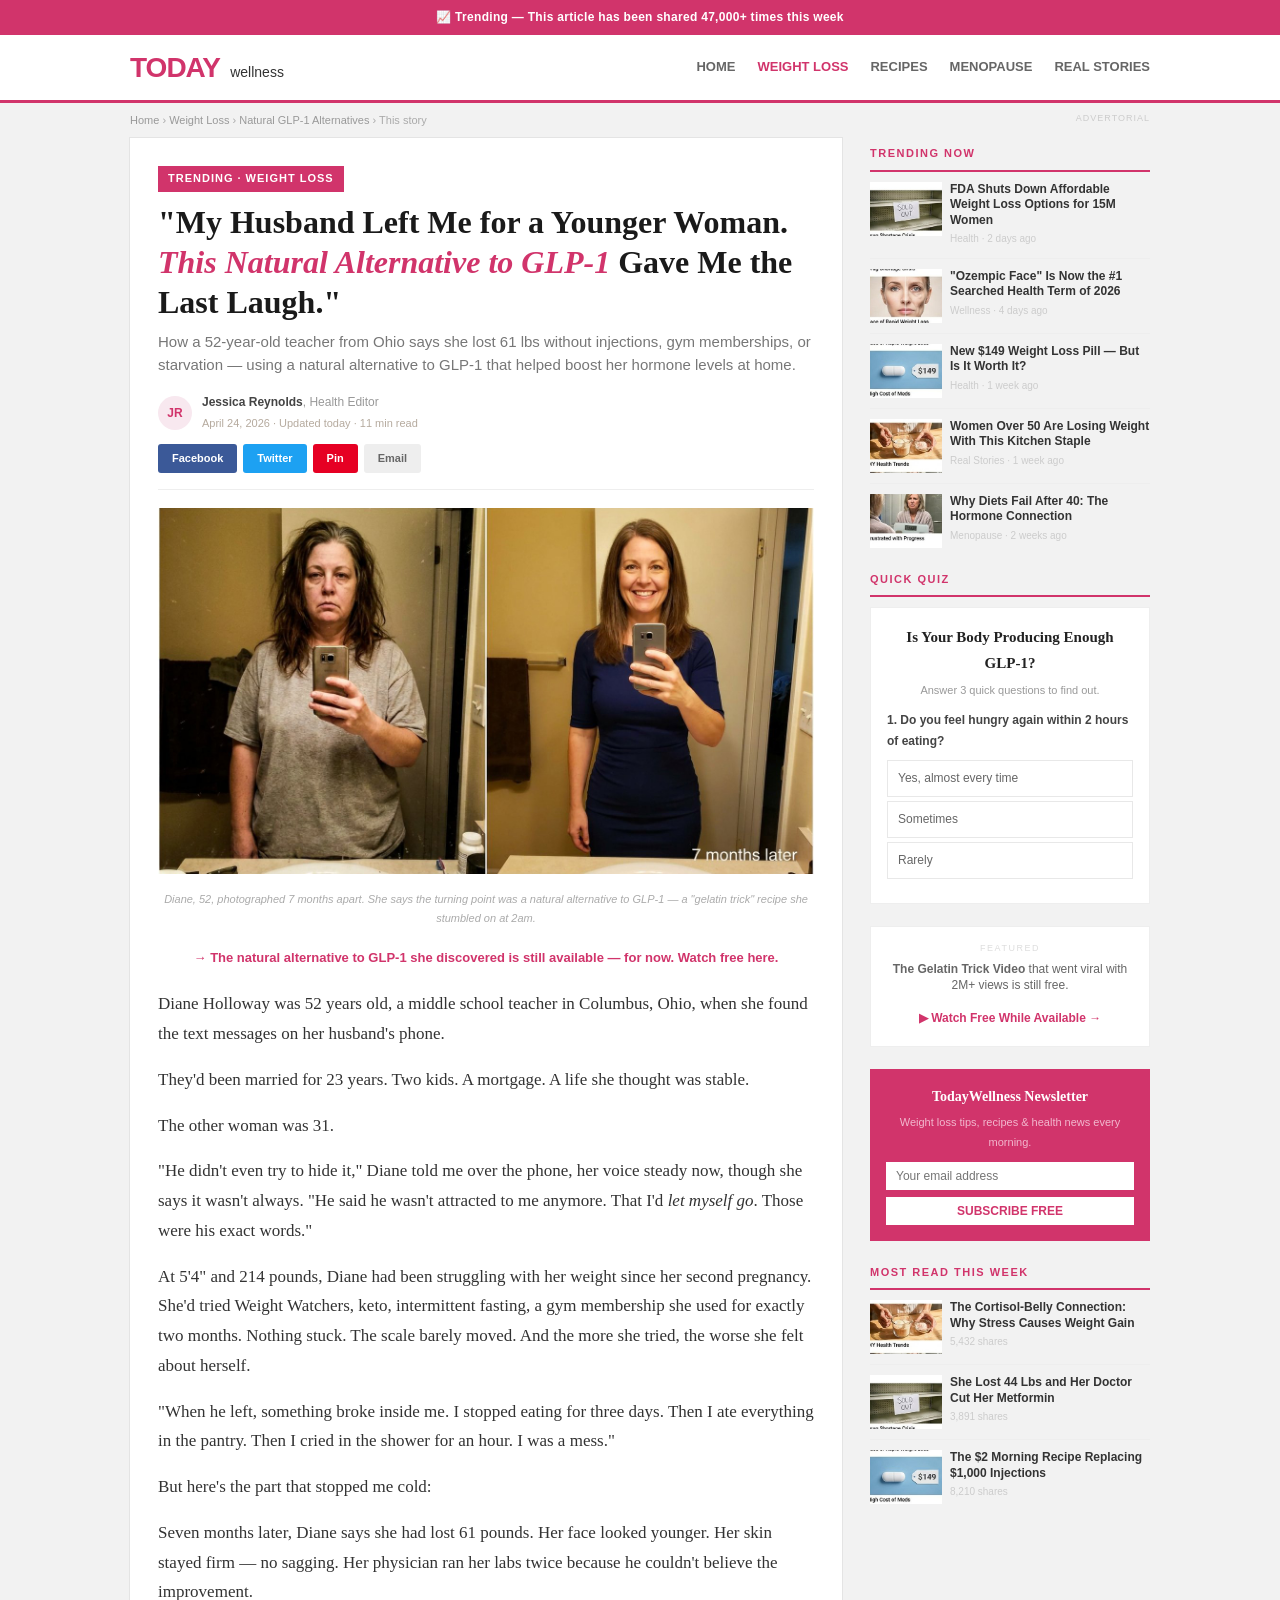
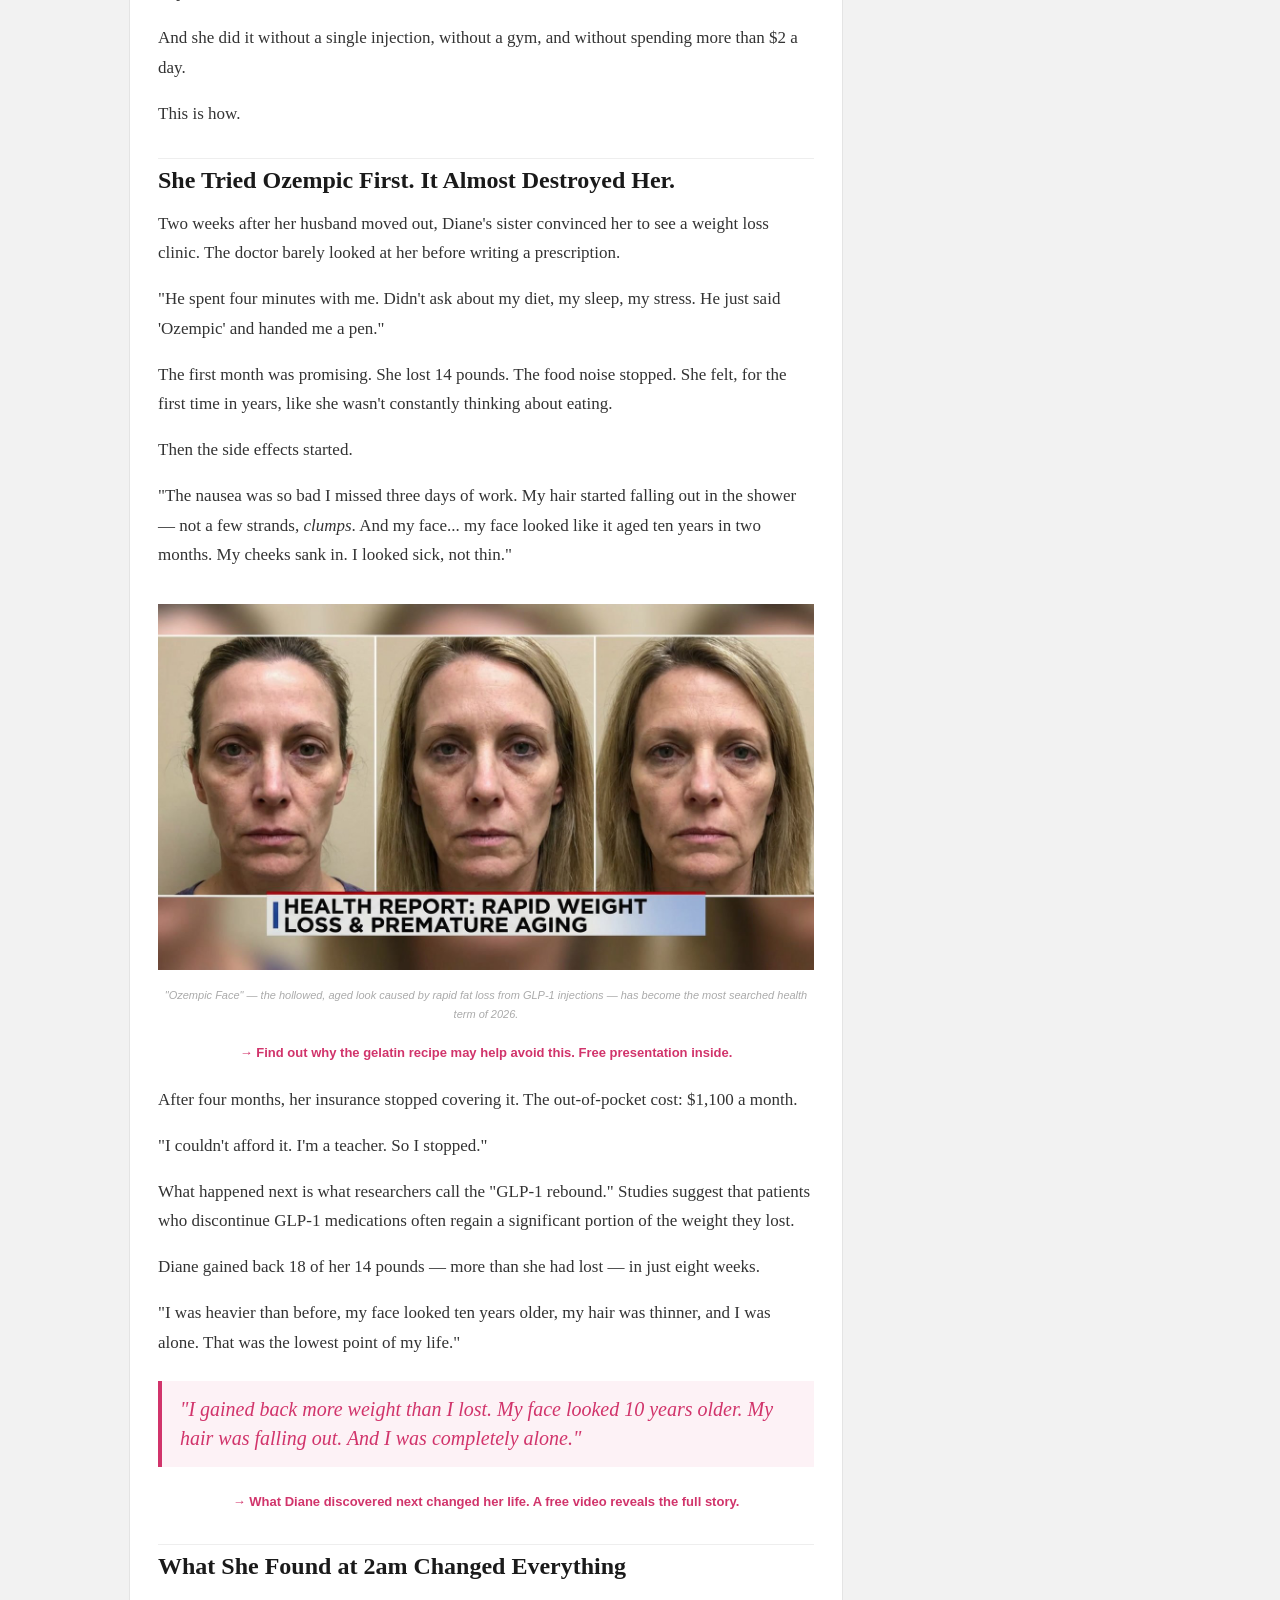
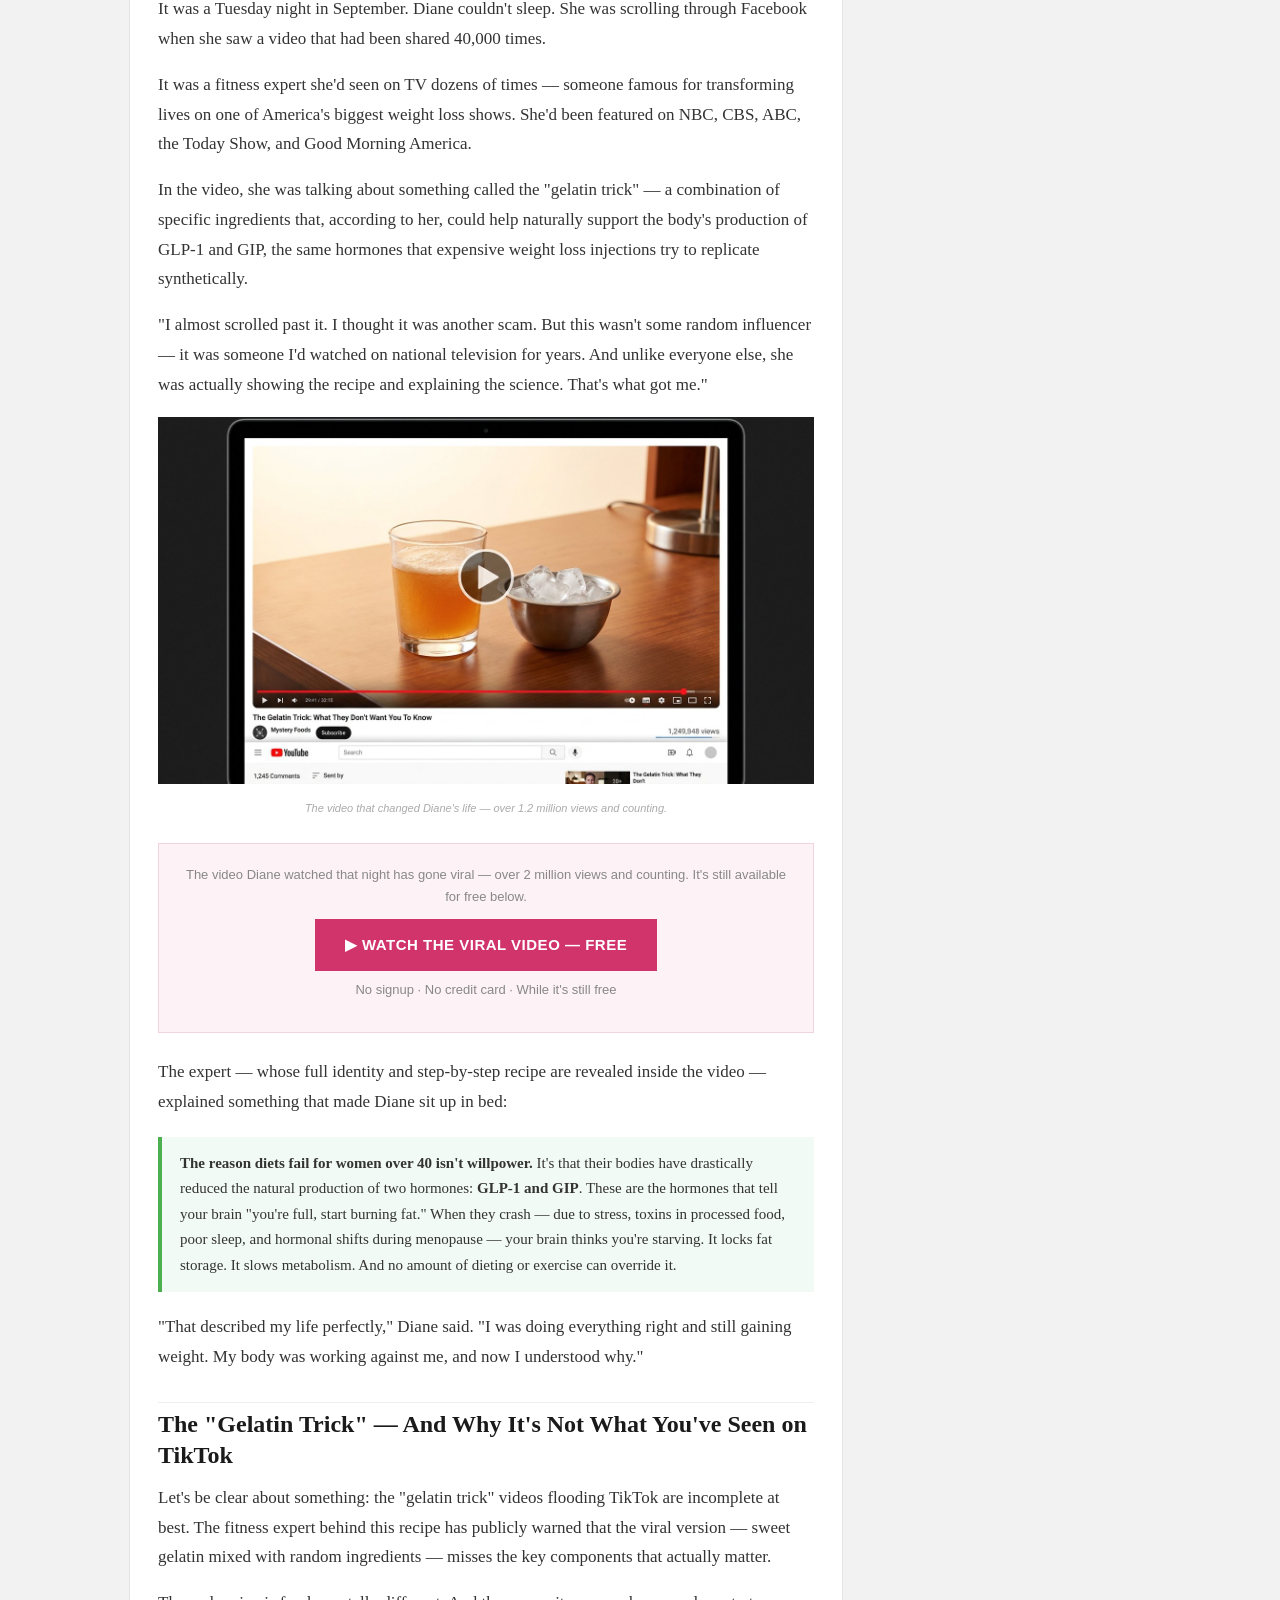
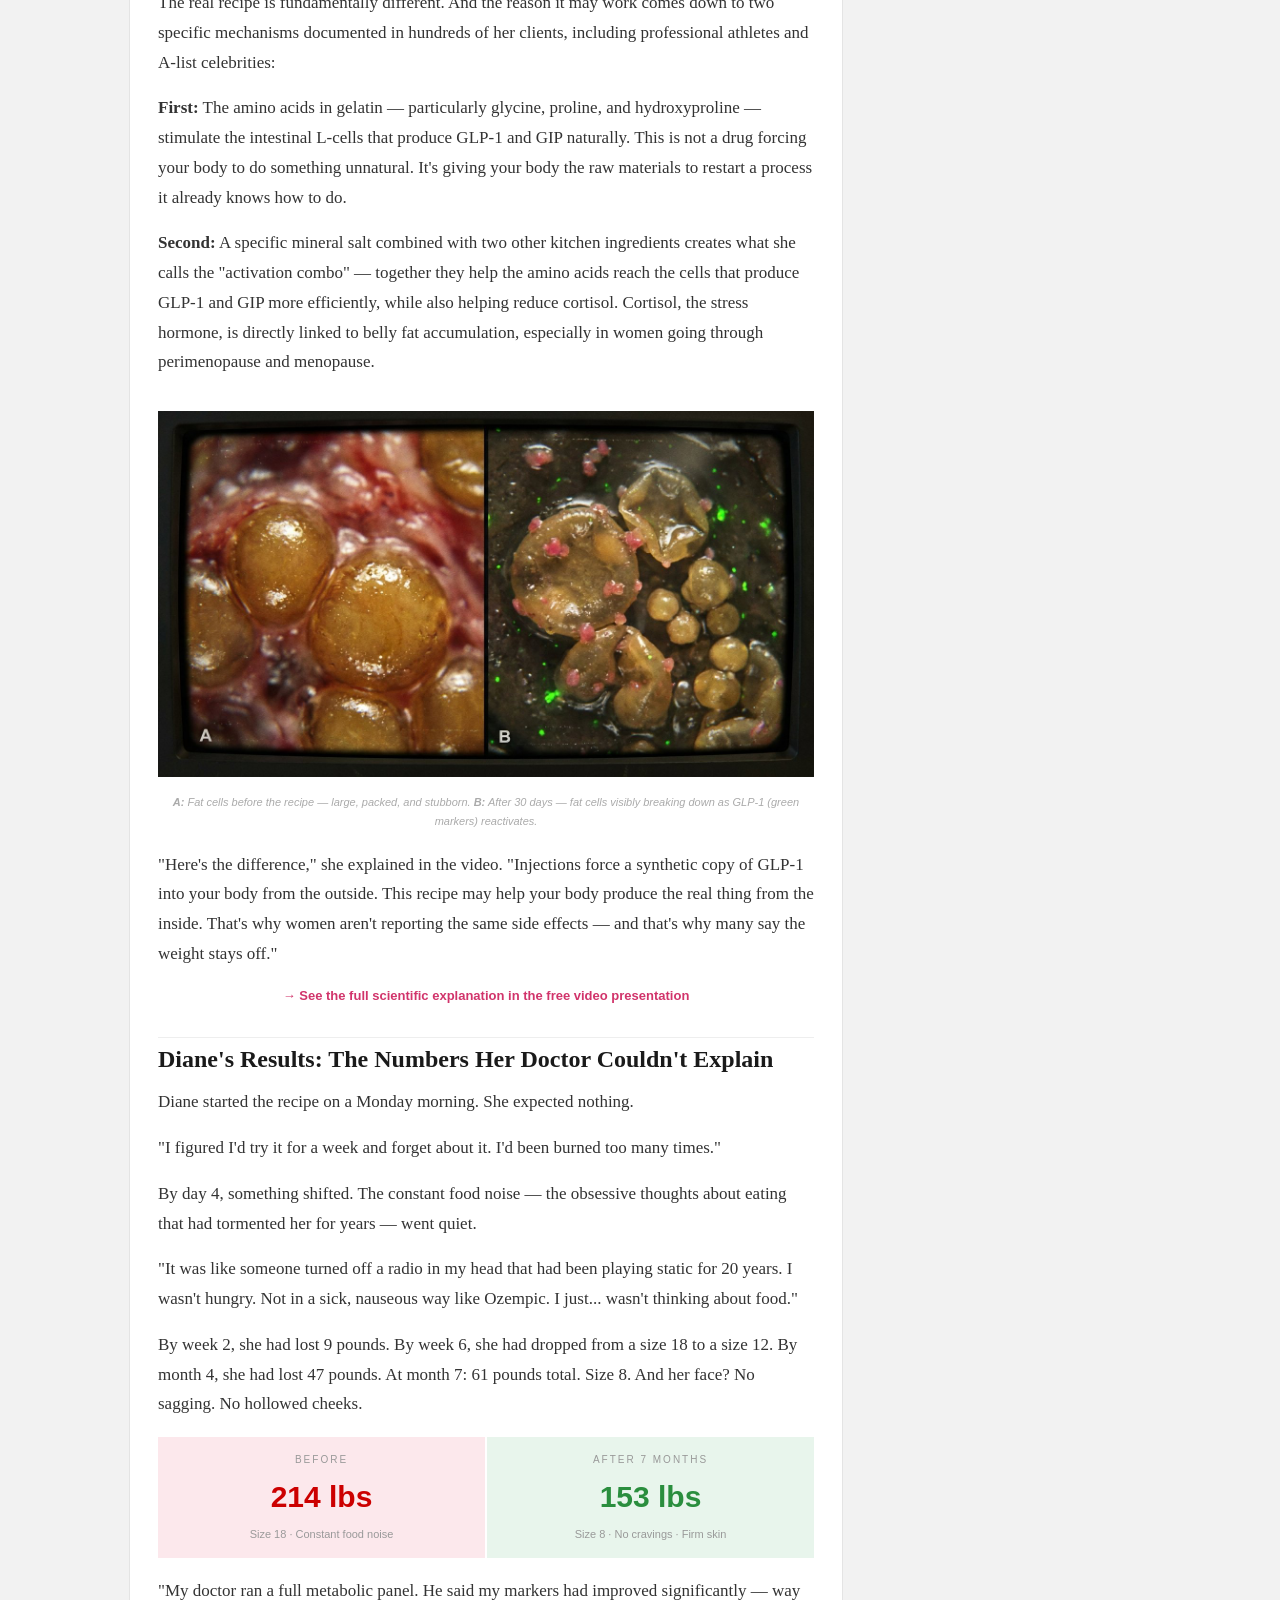
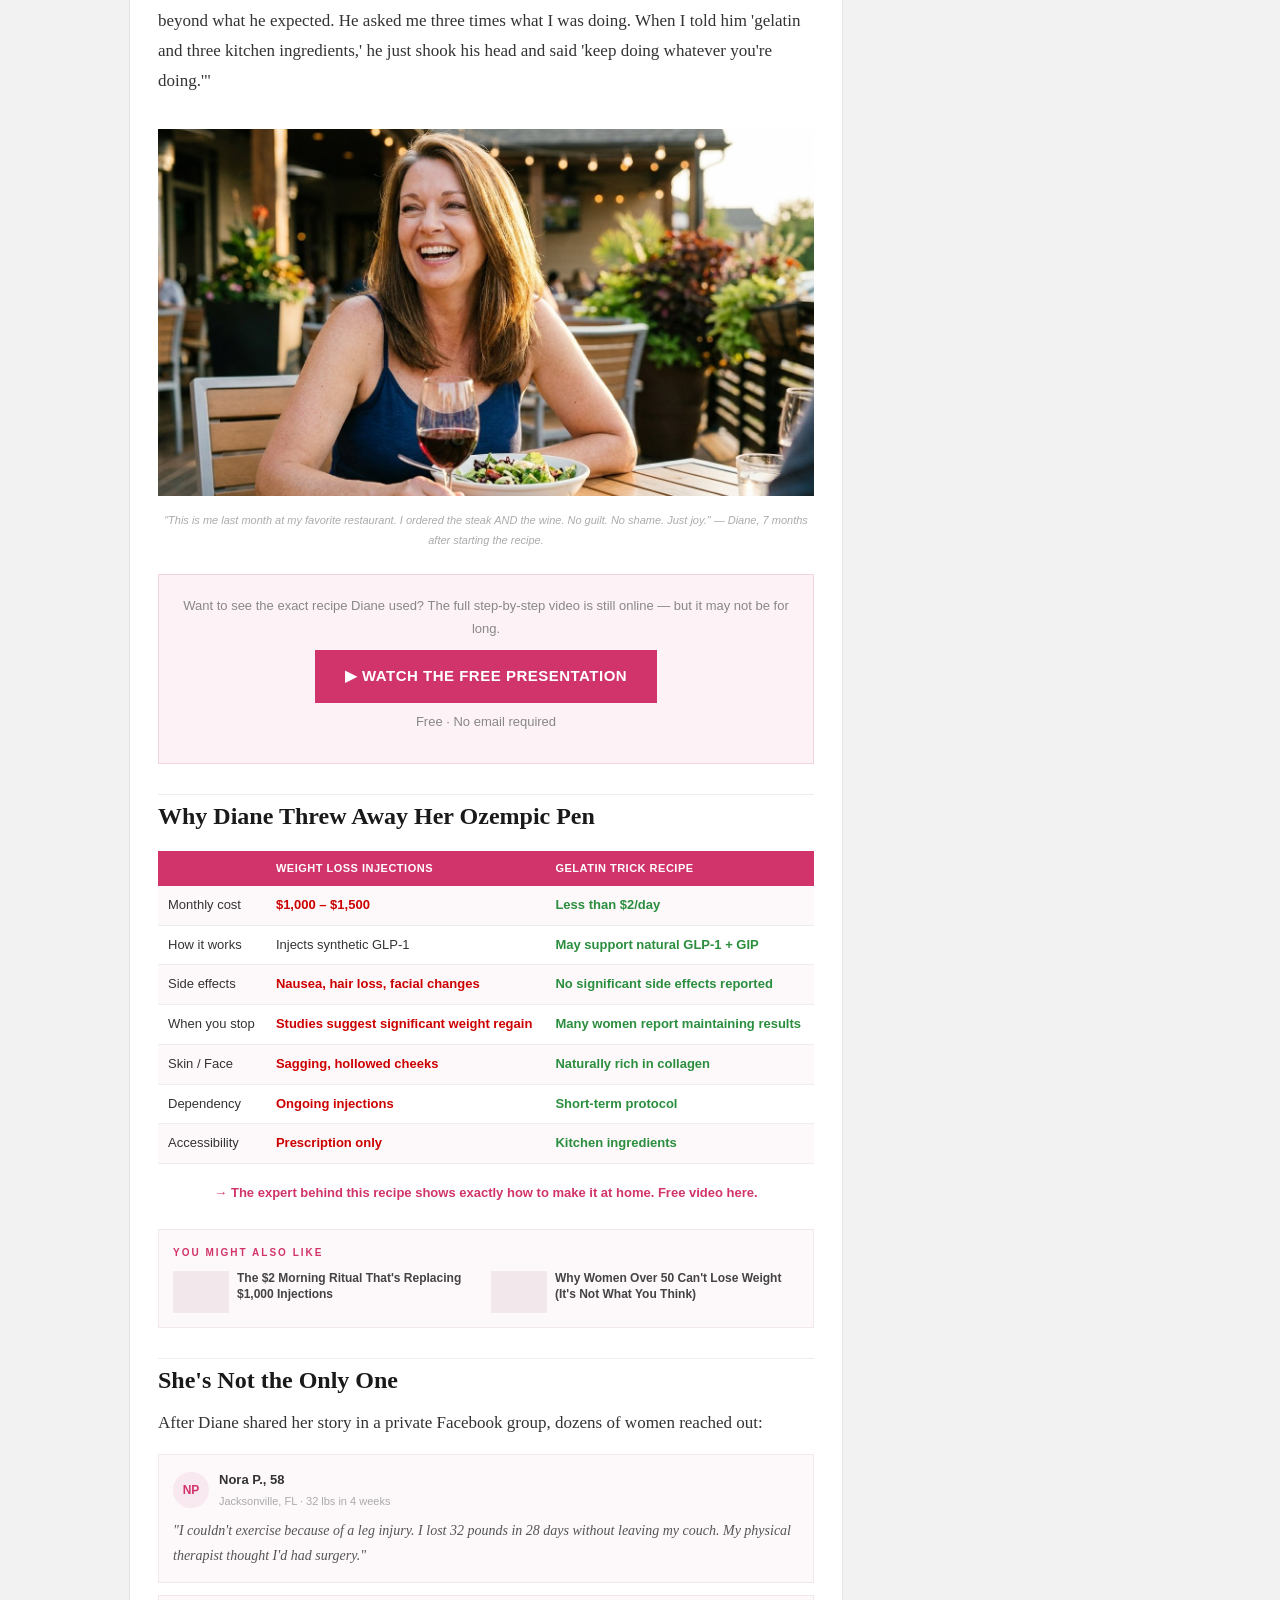
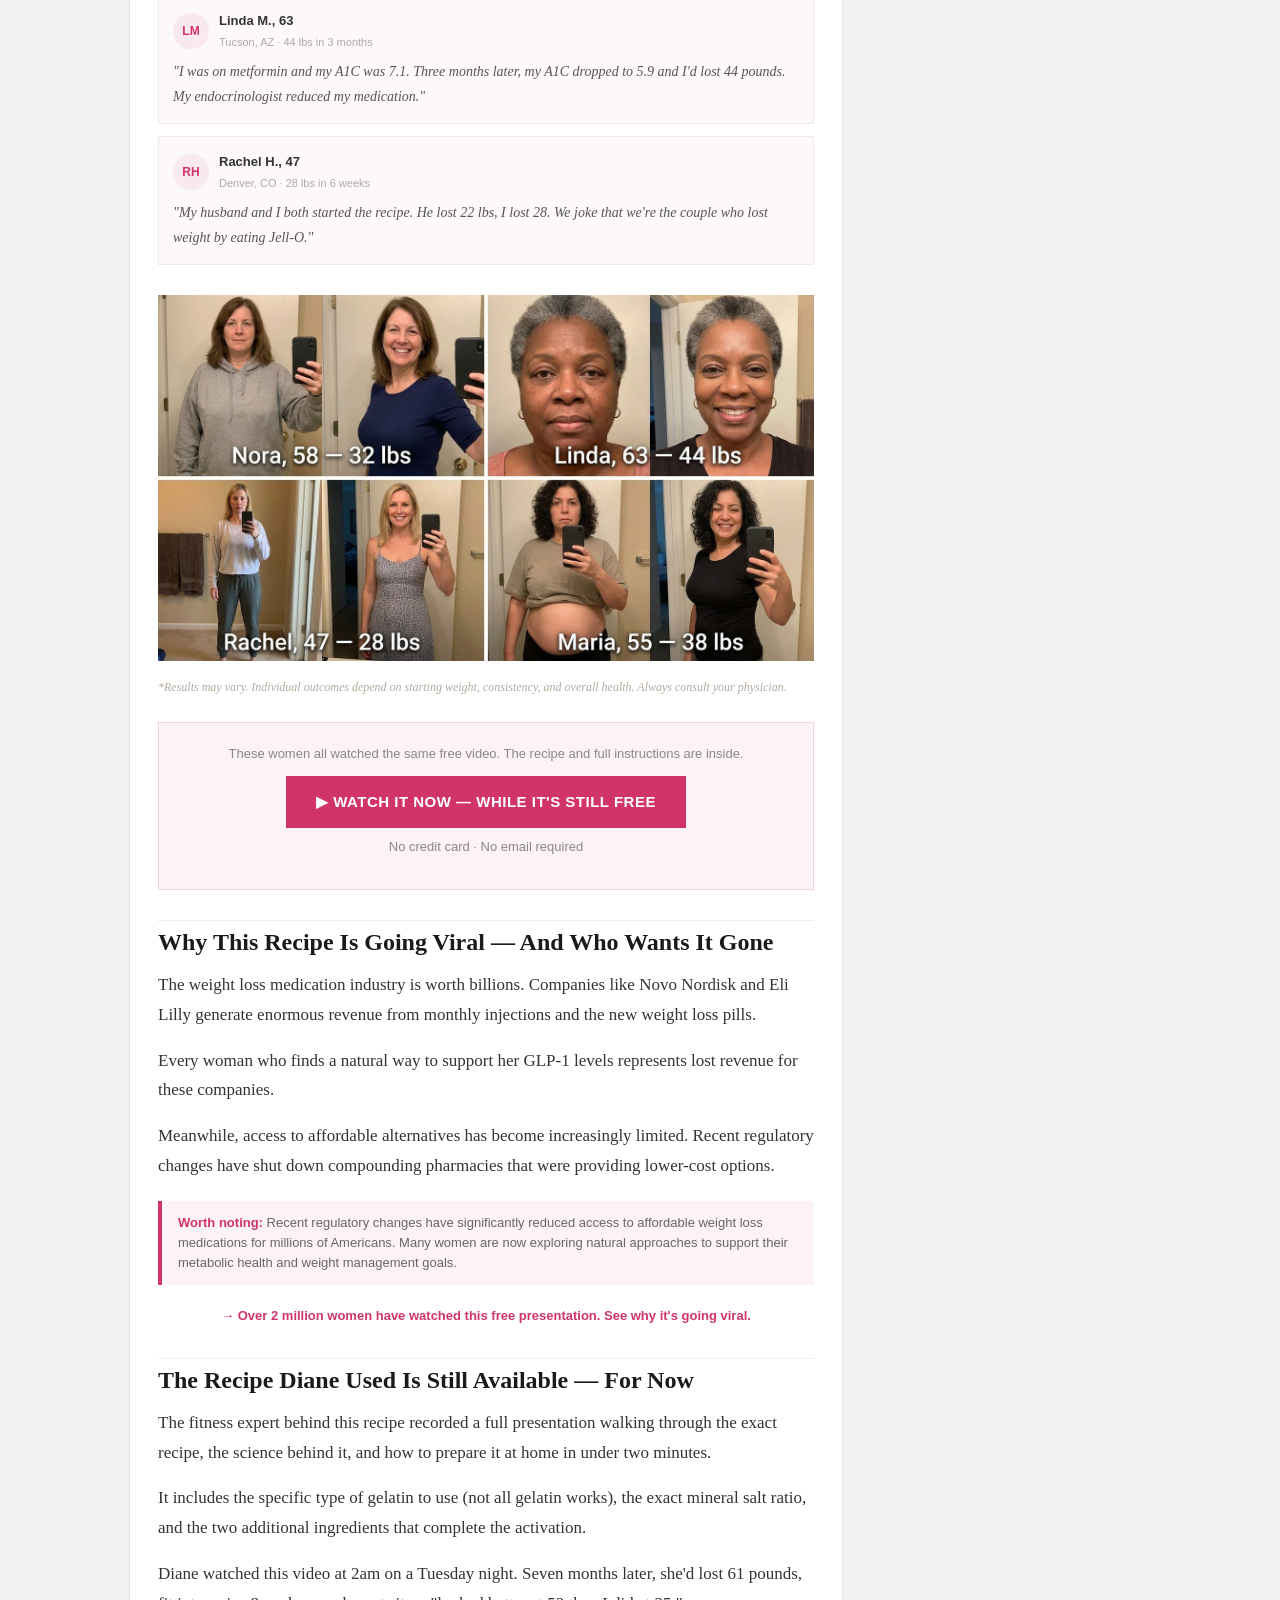
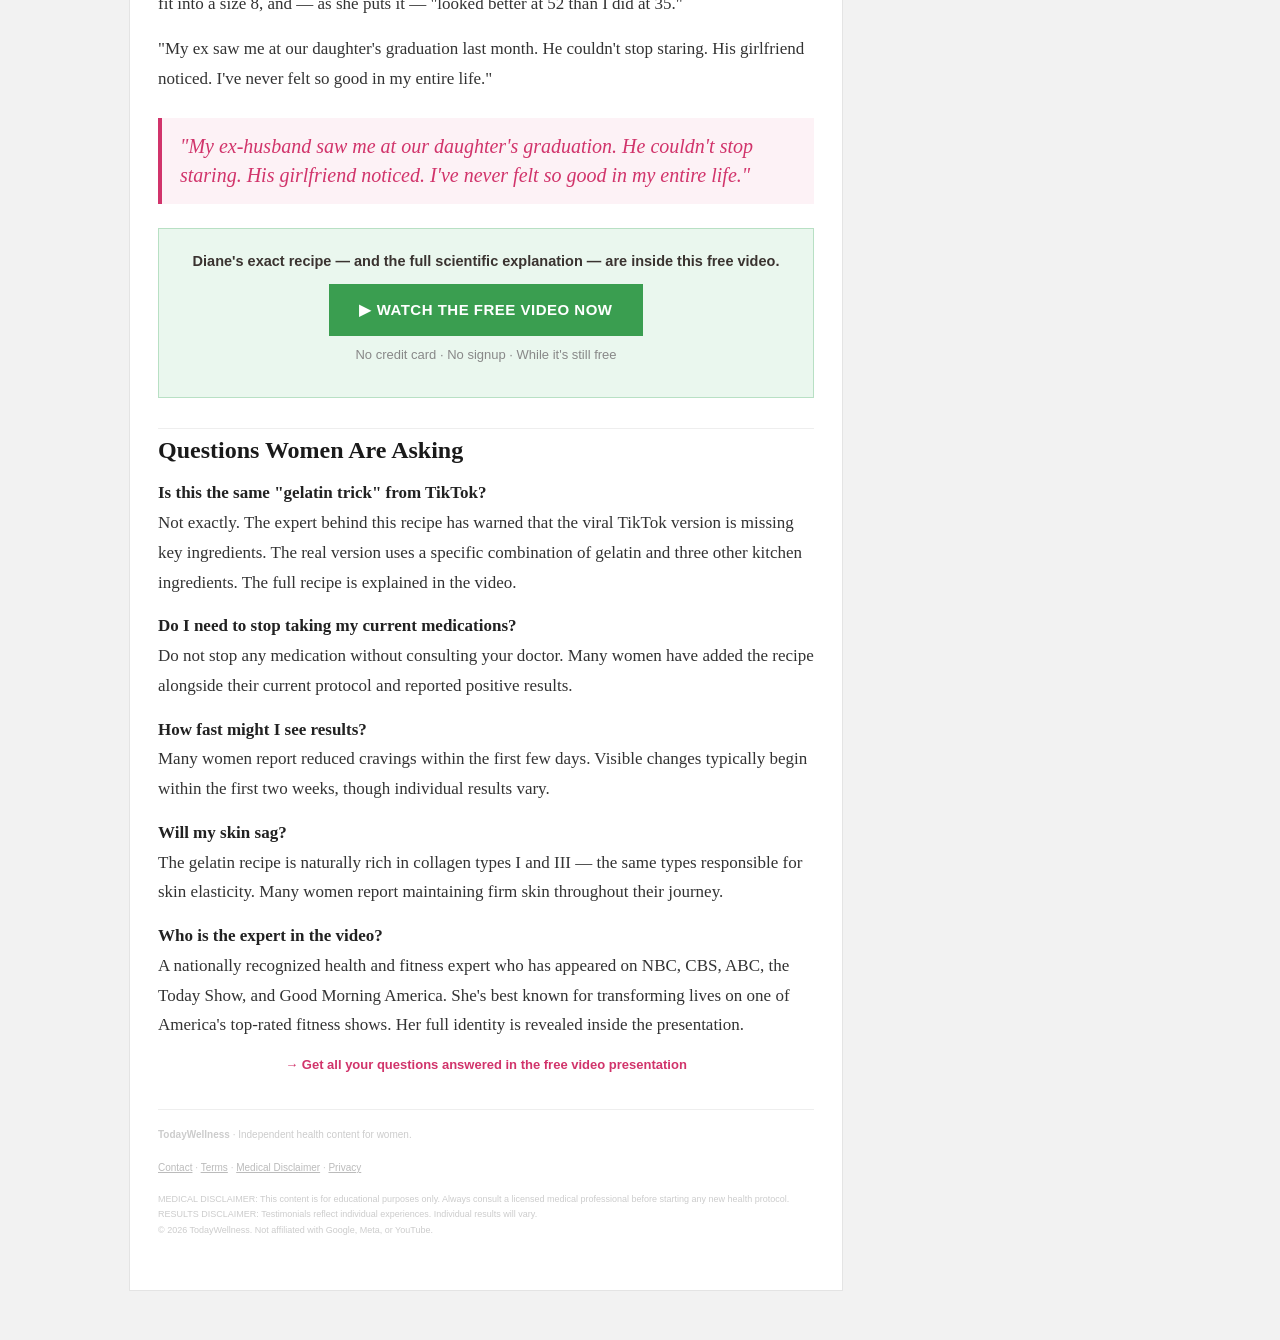
<file: husband-glp1/index.html>
<!DOCTYPE html>
<html lang="en">
<head>
<meta charset="UTF-8">
<meta name="viewport" content="width=device-width, initial-scale=1.0">
<title>How I Lost 61 Lbs After My Husband's Affair — This Natural Alternative to GLP-1 Gave Me the Last Laugh</title>
<meta name="description" content="A 52-year-old Ohio teacher reveals the natural alternative to GLP-1 that helped her lose 61 lbs in 7 months — without injections, gyms, or prescriptions.">
<link href="https://fonts.googleapis.com/css2?family=Playfair+Display:ital,wght@0,400;0,700;1,400&display=swap" rel="stylesheet">
<style>
*{margin:0;padding:0;box-sizing:border-box}
body{font-family:Georgia,'Times New Roman',serif;background:#f2f2f2;color:#333;line-height:1.75;font-size:17px}

.topstrip{background:#d1346b;color:#fff;text-align:center;padding:7px 16px;font-family:Arial,Helvetica,sans-serif;font-size:12px;font-weight:700;letter-spacing:.3px}
.nav{background:#fff;border-bottom:3px solid #d1346b;padding:0}
.nav-inner{max-width:1060px;margin:0 auto;display:flex;align-items:center;justify-content:space-between;padding:8px 20px}
.logo{font-family:Arial,Helvetica,sans-serif;font-size:28px;font-weight:900;color:#d1346b;text-transform:uppercase;letter-spacing:-1px}
.logo span{color:#333;font-weight:400;text-transform:none;font-size:14px;letter-spacing:0;margin-left:4px}
.nav-links{display:flex;gap:22px;font-family:Arial,Helvetica,sans-serif;font-size:13px;font-weight:700;text-transform:uppercase}
.nav-links a{color:#666;text-decoration:none;padding:6px 0;transition:.2s}
.nav-links a:hover,.nav-links a.on{color:#d1346b}
.crumb{max-width:1060px;margin:0 auto;padding:8px 20px;font-family:Arial,sans-serif;font-size:11px;color:#aaa}
.crumb a{color:#999;text-decoration:none}
.crumb .adv{float:right;font-size:9px;color:#ccc;letter-spacing:1px;text-transform:uppercase}

.wrap{max-width:1060px;margin:0 auto;padding:0 20px 50px;display:grid;grid-template-columns:1fr 280px;gap:28px}
@media(max-width:860px){.wrap{grid-template-columns:1fr;gap:0}.sidebar{order:2;margin-top:28px}.nav-links{display:none}}

.main{background:#fff;padding:24px 28px 36px;box-shadow:0 0 0 1px rgba(0,0,0,.06)}
@media(max-width:600px){.main{padding:18px 14px 28px}}

.cat{display:inline-block;background:#d1346b;color:#fff;font-family:Arial,sans-serif;font-size:11px;font-weight:700;letter-spacing:1px;text-transform:uppercase;padding:3px 10px;margin-bottom:10px}
h1{font-family:Georgia,serif;font-size:32px;line-height:1.25;font-weight:700;color:#1a1a1a;margin-bottom:8px}
h1 em{font-style:italic;color:#d1346b}
.deck{font-family:Arial,sans-serif;font-size:15px;line-height:1.55;color:#777;margin-bottom:16px}
.byline{display:flex;align-items:center;gap:10px;font-family:Arial,sans-serif;font-size:12px;color:#999;margin-bottom:4px}
.byline-dot{width:34px;height:34px;border-radius:50%;background:#f8e8ef;display:flex;align-items:center;justify-content:center;font-weight:900;font-size:12px;color:#d1346b;font-family:Arial,sans-serif}
.byline strong{color:#444}
.share{display:flex;gap:6px;margin:10px 0 18px;padding-bottom:16px;border-bottom:1px solid #eee}
.share a{font-family:Arial,sans-serif;font-size:11px;font-weight:700;padding:5px 14px;border-radius:3px;text-decoration:none}
.share .fb{background:#3b5998;color:#fff}.share .tw{background:#1da1f2;color:#fff}.share .pin{background:#e60023;color:#fff}.share .em{background:#eee;color:#666}

p{margin-bottom:16px}
h2{font-family:Georgia,serif;font-size:24px;line-height:1.3;font-weight:700;color:#1a1a1a;margin:30px 0 12px;padding-top:6px;border-top:1px solid #eee}
.hero-img{width:100%;margin:0 0 6px}
.img-cap{font-family:Arial,sans-serif;font-size:11px;color:#aaa;text-align:center;margin-bottom:18px;font-style:italic}
.inline-img{width:100%;margin:18px 0 6px}
.vid-link{display:block;margin:18px 0 6px}
.vid-link img{width:100%}

.cta{font-family:Arial,sans-serif;font-size:13px;text-align:center;margin:4px 0 20px}
.cta a{color:#d1346b;text-decoration:none;font-weight:700}
.cta a:hover{text-decoration:underline}

.quote{font-family:Georgia,serif;font-size:20px;font-style:italic;color:#d1346b;background:#fdf2f6;border-left:4px solid #d1346b;padding:14px 18px;margin:24px 0;line-height:1.45}
.sci{background:#f2faf5;border-left:4px solid #4caf50;padding:14px 18px;margin:20px 0;font-size:15px;line-height:1.7}
.warn{background:#fdf2f6;border-left:4px solid #d1346b;padding:12px 16px;margin:20px 0;font-family:Arial,sans-serif;font-size:13px;color:#666;line-height:1.55}
.warn strong{color:#d1346b}

.cta-box{background:#fdf2f6;border:1px solid #f2d4e0;padding:20px;margin:24px 0;text-align:center}
.cta-box p{font-family:Arial,sans-serif;font-size:13px;color:#888;margin-bottom:10px}
.cta-btn{display:inline-block;background:#d1346b;color:#fff;font-family:Arial,sans-serif;font-size:15px;font-weight:900;text-decoration:none;padding:13px 30px;transition:.2s;text-transform:uppercase;letter-spacing:.5px}
.cta-btn:hover{background:#b82d5c}
.cta-sub{font-family:Arial,sans-serif;font-size:10px;color:#ccc;margin-top:8px}

.tbl{width:100%;border-collapse:collapse;margin:18px 0;font-family:Arial,sans-serif;font-size:13px}
.tbl th{background:#d1346b;color:#fff;padding:8px 10px;text-align:left;font-size:11px;letter-spacing:.5px;text-transform:uppercase}
.tbl td{padding:8px 10px;border-bottom:1px solid #eee}
.tbl tr:nth-child(even){background:#fdf8fa}
.bad{color:#c00;font-weight:700}.good{color:#2a8e3e;font-weight:700}

.testi{background:#fdf8fa;border:1px solid #f2e8ec;padding:14px;margin:12px 0}
.testi-head{display:flex;align-items:center;gap:10px;margin-bottom:8px}
.testi-av{width:36px;height:36px;border-radius:50%;background:#f8e8ef;display:flex;align-items:center;justify-content:center;font-weight:900;font-size:12px;color:#d1346b;font-family:Arial,sans-serif}
.testi-name{font-family:Arial,sans-serif;font-weight:700;font-size:13px;color:#333}
.testi-loc{font-family:Arial,sans-serif;font-size:11px;color:#aaa}
.testi p{font-size:14px;color:#555;font-style:italic;margin:0}

.nums{display:grid;grid-template-columns:1fr 1fr;gap:2px;margin:18px 0}
.num-item{padding:14px;text-align:center;font-family:Arial,sans-serif}
.num-item.bef{background:#fce8ec}.num-item.aft{background:#e8f5ec}
.num-label{font-size:10px;letter-spacing:2px;text-transform:uppercase;color:#999;margin-bottom:2px}
.num-val{font-size:30px;font-weight:900}
.num-item.bef .num-val{color:#c00}.num-item.aft .num-val{color:#2a8e3e}
.num-desc{font-size:11px;color:#999;margin-top:2px}

.related{background:#fdf8fa;border:1px solid #f2e8ec;padding:14px;margin:24px 0}
.related-t{font-family:Arial,sans-serif;font-size:10px;font-weight:900;text-transform:uppercase;letter-spacing:2px;color:#d1346b;margin-bottom:10px}
.related-grid{display:grid;grid-template-columns:1fr 1fr;gap:10px}
.related-item{display:flex;gap:8px;text-decoration:none}
.related-item .ri{width:56px;height:42px;background:#f2e8ec;flex-shrink:0}
.related-item h5{font-family:Arial,sans-serif;font-size:12px;font-weight:700;color:#444;line-height:1.3}
.related-item:hover h5{color:#d1346b}
@media(max-width:600px){.related-grid{grid-template-columns:1fr}.nums{grid-template-columns:1fr}h1{font-size:26px}}

.faq p{margin-bottom:14px}
.faq strong{color:#222}

.footer{border-top:1px solid #eee;padding-top:16px;margin-top:32px;font-family:Arial,sans-serif;font-size:10px;color:#ccc;line-height:1.7}
.footer a{color:#bbb}

.sidebar{padding-top:6px}
.sb-section{margin-bottom:22px}
.sb-title{font-family:Arial,sans-serif;font-size:11px;font-weight:900;text-transform:uppercase;letter-spacing:1.5px;color:#d1346b;padding-bottom:6px;border-bottom:2px solid #d1346b;margin-bottom:10px}
.sb-story{display:flex;gap:8px;margin-bottom:10px;padding-bottom:10px;border-bottom:1px solid #eee;text-decoration:none}
.sb-story:last-child{border:none;padding:0}
.sb-story img{width:72px;height:54px;object-fit:cover;flex-shrink:0}
.sb-story h4{font-family:Arial,sans-serif;font-size:12px;font-weight:700;color:#333;line-height:1.3;transition:.15s}
.sb-story:hover h4{color:#d1346b}
.sb-story span{font-family:Arial,sans-serif;font-size:10px;color:#ccc;display:block;margin-top:2px}

.quiz{background:#fff;border:1px solid #eee;padding:16px;text-align:center}
.quiz h3{font-family:Georgia,serif;font-size:15px;color:#222;margin-bottom:4px}
.quiz>p{font-family:Arial,sans-serif;font-size:11px;color:#999;margin-bottom:10px}
.quiz-q{font-family:Arial,sans-serif;font-size:12px;font-weight:700;color:#444;margin-bottom:8px;text-align:left}
.quiz-opts{display:flex;flex-direction:column;gap:4px;margin-bottom:8px}
.quiz-opt{font-family:Arial,sans-serif;font-size:12px;padding:7px 10px;border:1px solid #e8e8e8;background:#fff;cursor:pointer;text-align:left;color:#666;transition:.15s}
.quiz-opt:hover{border-color:#d1346b;color:#d1346b;background:#fdf2f6}
.quiz-opt.sel{border-color:#d1346b;background:#fdf2f6;color:#d1346b;font-weight:700}
.quiz-res{display:none;font-family:Arial,sans-serif;font-size:11px;color:#666;line-height:1.5;text-align:left;background:#fdf2f6;border:1px solid #f2d4e0;padding:10px;margin-top:8px}
.quiz-res a{color:#d1346b;font-weight:700;text-decoration:none}

.sb-ad{background:#fff;border:1px solid #eee;padding:14px;text-align:center}
.sb-ad-label{font-family:Arial,sans-serif;font-size:9px;color:#ddd;letter-spacing:1.5px;text-transform:uppercase;margin-bottom:4px}
.sb-ad p{font-family:Arial,sans-serif;font-size:12px;color:#666;margin-bottom:8px;line-height:1.4}
.sb-ad a{color:#d1346b;font-weight:700;text-decoration:none;font-family:Arial,sans-serif;font-size:12px}

.sb-nl{background:#d1346b;color:#fff;padding:16px;text-align:center}
.sb-nl h4{font-family:Georgia,serif;font-size:14px;margin-bottom:4px}
.sb-nl p{font-family:Arial,sans-serif;font-size:11px;color:#f2b8ce;margin-bottom:8px}
.sb-nl input{width:100%;padding:7px 10px;border:none;font-size:12px;margin-bottom:5px;font-family:Arial,sans-serif}
.sb-nl button{width:100%;padding:7px;background:#fff;color:#d1346b;border:none;font-family:Arial,sans-serif;font-size:12px;font-weight:900;cursor:pointer;text-transform:uppercase}

.sticky{position:fixed;bottom:0;left:0;right:0;background:rgba(255,255,255,.97);border-top:2px solid #d1346b;padding:8px 16px;text-align:center;z-index:100;display:none;box-shadow:0 -2px 8px rgba(0,0,0,.08)}
.sticky a{display:inline-block;background:#d1346b;color:#fff;font-family:Arial,sans-serif;font-size:13px;font-weight:900;text-decoration:none;padding:10px 24px;text-transform:uppercase;letter-spacing:.3px}
</style>
<script type="text/javascript" src="https://lp.creativedomain.online/pretrack.js?rtkcmpid=69e64c4dd49d58c542173c6c"></script>
</head>
<body>

<div class="topstrip">📈 Trending — This article has been shared 47,000+ times this week</div>
<div class="nav"><div class="nav-inner">
<div class="logo">TODAY <span>wellness</span></div>
<div class="nav-links"><a href="https://lp.creativedomain.online/preclick">Home</a><a href="https://lp.creativedomain.online/preclick" class="on">Weight Loss</a><a href="https://lp.creativedomain.online/preclick">Recipes</a><a href="https://lp.creativedomain.online/preclick">Menopause</a><a href="https://lp.creativedomain.online/preclick">Real Stories</a></div>
</div></div>
<div class="crumb"><a href="#">Home</a> › <a href="#">Weight Loss</a> › <a href="#">Natural GLP-1 Alternatives</a> › This story <span class="adv">Advertorial</span></div>

<div class="wrap">
<main class="main">

<span class="cat">Trending · Weight Loss</span>
<h1>"My Husband Left Me for a Younger Woman. <em>This Natural Alternative to GLP-1</em> Gave Me the Last Laugh."</h1>
<p class="deck">How a 52-year-old teacher from Ohio says she lost 61 lbs without injections, gym memberships, or starvation — using a natural alternative to GLP-1 that helped boost her hormone levels at home.</p>

<div class="byline"><div class="byline-dot">JR</div><div><strong>Jessica Reynolds</strong>, Health Editor<br><span style="font-size:11px;color:#b5aa9e">April 24, 2026 · Updated today · 11 min read</span></div></div>
<div class="share"><a class="fb" href="#">Facebook</a><a class="tw" href="#">Twitter</a><a class="pin" href="#">Pin</a><a class="em" href="#">Email</a></div>

<img class="hero-img" src="images/hero-before-after.png" alt="Diane before and after using a natural alternative to GLP-1">
<p class="img-cap">Diane, 52, photographed 7 months apart. She says the turning point was a natural alternative to GLP-1 — a "gelatin trick" recipe she stumbled on at 2am.</p>
<div class="cta"><a href="https://lp.creativedomain.online/preclick">→ The natural alternative to GLP-1 she discovered is still available — for now. Watch free here.</a></div>

<p>Diane Holloway was 52 years old, a middle school teacher in Columbus, Ohio, when she found the text messages on her husband's phone.</p>
<p>They'd been married for 23 years. Two kids. A mortgage. A life she thought was stable.</p>
<p>The other woman was 31.</p>
<p>"He didn't even try to hide it," Diane told me over the phone, her voice steady now, though she says it wasn't always. "He said he wasn't attracted to me anymore. That I'd <em>let myself go</em>. Those were his exact words."</p>
<p>At 5'4" and 214 pounds, Diane had been struggling with her weight since her second pregnancy. She'd tried Weight Watchers, keto, intermittent fasting, a gym membership she used for exactly two months. Nothing stuck. The scale barely moved. And the more she tried, the worse she felt about herself.</p>
<p>"When he left, something broke inside me. I stopped eating for three days. Then I ate everything in the pantry. Then I cried in the shower for an hour. I was a mess."</p>
<p>But here's the part that stopped me cold:</p>
<p>Seven months later, Diane says she had lost 61 pounds. Her face looked younger. Her skin stayed firm — no sagging. Her physician ran her labs twice because he couldn't believe the improvement.</p>
<p>And she did it without a single injection, without a gym, and without spending more than $2 a day.</p>
<p>This is how.</p>

<h2>She Tried Ozempic First. It Almost Destroyed Her.</h2>
<p>Two weeks after her husband moved out, Diane's sister convinced her to see a weight loss clinic. The doctor barely looked at her before writing a prescription.</p>
<p>"He spent four minutes with me. Didn't ask about my diet, my sleep, my stress. He just said 'Ozempic' and handed me a pen."</p>
<p>The first month was promising. She lost 14 pounds. The food noise stopped. She felt, for the first time in years, like she wasn't constantly thinking about eating.</p>
<p>Then the side effects started.</p>
<p>"The nausea was so bad I missed three days of work. My hair started falling out in the shower — not a few strands, <em>clumps</em>. And my face... my face looked like it aged ten years in two months. My cheeks sank in. I looked sick, not thin."</p>

<img class="inline-img" src="images/ozempic-face.png" alt="Health report: rapid weight loss and premature aging">
<p class="img-cap">"Ozempic Face" — the hollowed, aged look caused by rapid fat loss from GLP-1 injections — has become the most searched health term of 2026.</p>
<div class="cta"><a href="https://lp.creativedomain.online/preclick">→ Find out why the gelatin recipe may help avoid this. Free presentation inside.</a></div>

<p>After four months, her insurance stopped covering it. The out-of-pocket cost: $1,100 a month.</p>
<p>"I couldn't afford it. I'm a teacher. So I stopped."</p>
<p>What happened next is what researchers call the "GLP-1 rebound." Studies suggest that patients who discontinue GLP-1 medications often regain a significant portion of the weight they lost.</p>
<p>Diane gained back 18 of her 14 pounds — more than she had lost — in just eight weeks.</p>
<p>"I was heavier than before, my face looked ten years older, my hair was thinner, and I was alone. That was the lowest point of my life."</p>

<div class="quote">"I gained back more weight than I lost. My face looked 10 years older. My hair was falling out. And I was completely alone."</div>
<div class="cta"><a href="https://lp.creativedomain.online/preclick">→ What Diane discovered next changed her life. A free video reveals the full story.</a></div>

<h2>What She Found at 2am Changed Everything</h2>
<p>It was a Tuesday night in September. Diane couldn't sleep. She was scrolling through Facebook when she saw a video that had been shared 40,000 times.</p>
<p>It was a fitness expert she'd seen on TV dozens of times — someone famous for transforming lives on one of America's biggest weight loss shows. She'd been featured on NBC, CBS, ABC, the Today Show, and Good Morning America.</p>
<p>In the video, she was talking about something called the "gelatin trick" — a combination of specific ingredients that, according to her, could help naturally support the body's production of GLP-1 and GIP, the same hormones that expensive weight loss injections try to replicate synthetically.</p>
<p>"I almost scrolled past it. I thought it was another scam. But this wasn't some random influencer — it was someone I'd watched on national television for years. And unlike everyone else, she was actually showing the recipe and explaining the science. That's what got me."</p>

<a class="vid-link" href="https://lp.creativedomain.online/preclick"><img src="images/video-screenshot.png" alt="The Gelatin Trick video — 1.2M views"></a>
<p class="img-cap">The video that changed Diane's life — over 1.2 million views and counting.</p>

<div class="cta-box">
<p>The video Diane watched that night has gone viral — over 2 million views and counting. It's still available for free below.</p>
<a href="https://lp.creativedomain.online/preclick" class="cta-btn">▶ Watch the Viral Video — Free</a>
<p class="cta-sub">No signup · No credit card · While it's still free</p>
</div>

<p>The expert — whose full identity and step-by-step recipe are revealed inside the video — explained something that made Diane sit up in bed:</p>

<div class="sci"><strong>The reason diets fail for women over 40 isn't willpower.</strong> It's that their bodies have drastically reduced the natural production of two hormones: <strong>GLP-1 and GIP</strong>. These are the hormones that tell your brain "you're full, start burning fat." When they crash — due to stress, toxins in processed food, poor sleep, and hormonal shifts during menopause — your brain thinks you're starving. It locks fat storage. It slows metabolism. And no amount of dieting or exercise can override it.</div>

<p>"That described my life perfectly," Diane said. "I was doing everything right and still gaining weight. My body was working against me, and now I understood why."</p>

<h2>The "Gelatin Trick" — And Why It's Not What You've Seen on TikTok</h2>
<p>Let's be clear about something: the "gelatin trick" videos flooding TikTok are incomplete at best. The fitness expert behind this recipe has publicly warned that the viral version — sweet gelatin mixed with random ingredients — misses the key components that actually matter.</p>
<p>The real recipe is fundamentally different. And the reason it may work comes down to two specific mechanisms documented in hundreds of her clients, including professional athletes and A-list celebrities:</p>
<p><strong>First:</strong> The amino acids in gelatin — particularly glycine, proline, and hydroxyproline — stimulate the intestinal L-cells that produce GLP-1 and GIP naturally. This is not a drug forcing your body to do something unnatural. It's giving your body the raw materials to restart a process it already knows how to do.</p>
<p><strong>Second:</strong> A specific mineral salt combined with two other kitchen ingredients creates what she calls the "activation combo" — together they help the amino acids reach the cells that produce GLP-1 and GIP more efficiently, while also helping reduce cortisol. Cortisol, the stress hormone, is directly linked to belly fat accumulation, especially in women going through perimenopause and menopause.</p>

<img class="inline-img" src="images/microscope.png" alt="Microscopic view: fat cells before and after the gelatin recipe">
<p class="img-cap"><strong>A:</strong> Fat cells before the recipe — large, packed, and stubborn. <strong>B:</strong> After 30 days — fat cells visibly breaking down as GLP-1 (green markers) reactivates.</p>

<p>"Here's the difference," she explained in the video. "Injections force a synthetic copy of GLP-1 into your body from the outside. This recipe may help your body produce the real thing from the inside. That's why women aren't reporting the same side effects — and that's why many say the weight stays off."</p>
<div class="cta"><a href="https://lp.creativedomain.online/preclick">→ See the full scientific explanation in the free video presentation</a></div>

<h2>Diane's Results: The Numbers Her Doctor Couldn't Explain</h2>
<p>Diane started the recipe on a Monday morning. She expected nothing.</p>
<p>"I figured I'd try it for a week and forget about it. I'd been burned too many times."</p>
<p>By day 4, something shifted. The constant food noise — the obsessive thoughts about eating that had tormented her for years — went quiet.</p>
<p>"It was like someone turned off a radio in my head that had been playing static for 20 years. I wasn't hungry. Not in a sick, nauseous way like Ozempic. I just... wasn't thinking about food."</p>
<p>By week 2, she had lost 9 pounds. By week 6, she had dropped from a size 18 to a size 12. By month 4, she had lost 47 pounds. At month 7: 61 pounds total. Size 8. And her face? No sagging. No hollowed cheeks.</p>

<div class="nums"><div class="num-item bef"><div class="num-label">Before</div><div class="num-val">214 lbs</div><div class="num-desc">Size 18 · Constant food noise</div></div><div class="num-item aft"><div class="num-label">After 7 months</div><div class="num-val">153 lbs</div><div class="num-desc">Size 8 · No cravings · Firm skin</div></div></div>

<p>"My doctor ran a full metabolic panel. He said my markers had improved significantly — way beyond what he expected. He asked me three times what I was doing. When I told him 'gelatin and three kitchen ingredients,' he just shook his head and said 'keep doing whatever you're doing.'"</p>

<img class="inline-img" src="images/diane-happy.png" alt="Diane today — happy, confident, living her best life">
<p class="img-cap">"This is me last month at my favorite restaurant. I ordered the steak AND the wine. No guilt. No shame. Just joy." — Diane, 7 months after starting the recipe.</p>

<div class="cta-box">
<p>Want to see the exact recipe Diane used? The full step-by-step video is still online — but it may not be for long.</p>
<a href="https://lp.creativedomain.online/preclick" class="cta-btn">▶ Watch the Free Presentation</a>
<p class="cta-sub">Free · No email required</p>
</div>

<h2>Why Diane Threw Away Her Ozempic Pen</h2>
<table class="tbl">
<tr><th></th><th>Weight Loss Injections</th><th>Gelatin Trick Recipe</th></tr>
<tr><td>Monthly cost</td><td class="bad">$1,000 – $1,500</td><td class="good">Less than $2/day</td></tr>
<tr><td>How it works</td><td>Injects synthetic GLP-1</td><td class="good">May support natural GLP-1 + GIP</td></tr>
<tr><td>Side effects</td><td class="bad">Nausea, hair loss, facial changes</td><td class="good">No significant side effects reported</td></tr>
<tr><td>When you stop</td><td class="bad">Studies suggest significant weight regain</td><td class="good">Many women report maintaining results</td></tr>
<tr><td>Skin / Face</td><td class="bad">Sagging, hollowed cheeks</td><td class="good">Naturally rich in collagen</td></tr>
<tr><td>Dependency</td><td class="bad">Ongoing injections</td><td class="good">Short-term protocol</td></tr>
<tr><td>Accessibility</td><td class="bad">Prescription only</td><td class="good">Kitchen ingredients</td></tr>
</table>
<div class="cta"><a href="https://lp.creativedomain.online/preclick">→ The expert behind this recipe shows exactly how to make it at home. <strong>Free video here.</strong></a></div>

<div class="related"><div class="related-t">You Might Also Like</div><div class="related-grid">
<a class="related-item" href="https://lp.creativedomain.online/preclick"><div class="ri"></div><h5>The $2 Morning Ritual That's Replacing $1,000 Injections</h5></a>
<a class="related-item" href="https://lp.creativedomain.online/preclick"><div class="ri"></div><h5>Why Women Over 50 Can't Lose Weight (It's Not What You Think)</h5></a>
</div></div>

<h2>She's Not the Only One</h2>
<p>After Diane shared her story in a private Facebook group, dozens of women reached out:</p>

<div class="testi"><div class="testi-head"><div class="testi-av">NP</div><div><div class="testi-name">Nora P., 58</div><div class="testi-loc">Jacksonville, FL · 32 lbs in 4 weeks</div></div></div><p>"I couldn't exercise because of a leg injury. I lost 32 pounds in 28 days without leaving my couch. My physical therapist thought I'd had surgery."</p></div>
<div class="testi"><div class="testi-head"><div class="testi-av">LM</div><div><div class="testi-name">Linda M., 63</div><div class="testi-loc">Tucson, AZ · 44 lbs in 3 months</div></div></div><p>"I was on metformin and my A1C was 7.1. Three months later, my A1C dropped to 5.9 and I'd lost 44 pounds. My endocrinologist reduced my medication."</p></div>
<div class="testi"><div class="testi-head"><div class="testi-av">RH</div><div><div class="testi-name">Rachel H., 47</div><div class="testi-loc">Denver, CO · 28 lbs in 6 weeks</div></div></div><p>"My husband and I both started the recipe. He lost 22 lbs, I lost 28. We joke that we're the couple who lost weight by eating Jell-O."</p></div>

<img class="inline-img" src="images/testimonials-grid.png" alt="Real results from women using the gelatin recipe">
<p style="font-size:12px;color:#b5aa9e;font-style:italic">*Results may vary. Individual outcomes depend on starting weight, consistency, and overall health. Always consult your physician.</p>

<div class="cta-box">
<p>These women all watched the same free video. The recipe and full instructions are inside.</p>
<a href="https://lp.creativedomain.online/preclick" class="cta-btn">▶ Watch It Now — While It's Still Free</a>
<p class="cta-sub">No credit card · No email required</p>
</div>

<h2>Why This Recipe Is Going Viral — And Who Wants It Gone</h2>
<p>The weight loss medication industry is worth billions. Companies like Novo Nordisk and Eli Lilly generate enormous revenue from monthly injections and the new weight loss pills.</p>
<p>Every woman who finds a natural way to support her GLP-1 levels represents lost revenue for these companies.</p>
<p>Meanwhile, access to affordable alternatives has become increasingly limited. Recent regulatory changes have shut down compounding pharmacies that were providing lower-cost options.</p>
<div class="warn"><strong>Worth noting:</strong> Recent regulatory changes have significantly reduced access to affordable weight loss medications for millions of Americans. Many women are now exploring natural approaches to support their metabolic health and weight management goals.</div>
<div class="cta"><a href="https://lp.creativedomain.online/preclick">→ Over 2 million women have watched this free presentation. <strong>See why it's going viral.</strong></a></div>

<h2>The Recipe Diane Used Is Still Available — For Now</h2>
<p>The fitness expert behind this recipe recorded a full presentation walking through the exact recipe, the science behind it, and how to prepare it at home in under two minutes.</p>
<p>It includes the specific type of gelatin to use (not all gelatin works), the exact mineral salt ratio, and the two additional ingredients that complete the activation.</p>
<p>Diane watched this video at 2am on a Tuesday night. Seven months later, she'd lost 61 pounds, fit into a size 8, and — as she puts it — "looked better at 52 than I did at 35."</p>
<p>"My ex saw me at our daughter's graduation last month. He couldn't stop staring. His girlfriend noticed. I've never felt so good in my entire life."</p>
<div class="quote">"My ex-husband saw me at our daughter's graduation. He couldn't stop staring. His girlfriend noticed. I've never felt so good in my entire life."</div>

<div class="cta-box" style="background:#eaf7ee;border-color:#b8e0c4">
<p style="color:#3a3330;font-weight:700;font-size:14.5px">Diane's exact recipe — and the full scientific explanation — are inside this free video.</p>
<a href="https://lp.creativedomain.online/preclick" class="cta-btn" style="background:#3a9e50">▶ Watch the Free Video Now</a>
<p class="cta-sub">No credit card · No signup · While it's still free</p>
</div>

<h2 class="faq">Questions Women Are Asking</h2>
<div class="faq">
<p><strong>Is this the same "gelatin trick" from TikTok?</strong><br>Not exactly. The expert behind this recipe has warned that the viral TikTok version is missing key ingredients. The real version uses a specific combination of gelatin and three other kitchen ingredients. The full recipe is explained in the video.</p>
<p><strong>Do I need to stop taking my current medications?</strong><br>Do not stop any medication without consulting your doctor. Many women have added the recipe alongside their current protocol and reported positive results.</p>
<p><strong>How fast might I see results?</strong><br>Many women report reduced cravings within the first few days. Visible changes typically begin within the first two weeks, though individual results vary.</p>
<p><strong>Will my skin sag?</strong><br>The gelatin recipe is naturally rich in collagen types I and III — the same types responsible for skin elasticity. Many women report maintaining firm skin throughout their journey.</p>
<p><strong>Who is the expert in the video?</strong><br>A nationally recognized health and fitness expert who has appeared on NBC, CBS, ABC, the Today Show, and Good Morning America. She's best known for transforming lives on one of America's top-rated fitness shows. Her full identity is revealed inside the presentation.</p>
</div>
<div class="cta"><a href="https://lp.creativedomain.online/preclick">→ Get all your questions answered in the free video presentation</a></div>

<div class="footer">
<p><strong>TodayWellness</strong> · Independent health content for women.</p>
<p style="margin-top:8px"><a href="#">Contact</a> · <a href="#">Terms</a> · <a href="#">Medical Disclaimer</a> · <a href="#">Privacy</a></p>
<p style="margin-top:12px;font-size:9px">MEDICAL DISCLAIMER: This content is for educational purposes only. Always consult a licensed medical professional before starting any new health protocol.<br>RESULTS DISCLAIMER: Testimonials reflect individual experiences. Individual results will vary.<br>© 2026 TodayWellness. Not affiliated with Google, Meta, or YouTube.</p>
</div>

</main>

<aside class="sidebar">
<div class="sb-section"><div class="sb-title">Trending Now</div>
<a class="sb-story" href="https://lp.creativedomain.online/preclick"><img src="images/sidebar-thumb-1.png" alt=""><div><h4>FDA Shuts Down Affordable Weight Loss Options for 15M Women</h4><span>Health · 2 days ago</span></div></a>
<a class="sb-story" href="https://lp.creativedomain.online/preclick"><img src="images/sidebar-thumb-2.png" alt=""><div><h4>"Ozempic Face" Is Now the #1 Searched Health Term of 2026</h4><span>Wellness · 4 days ago</span></div></a>
<a class="sb-story" href="https://lp.creativedomain.online/preclick"><img src="images/sidebar-thumb-3.png" alt=""><div><h4>New $149 Weight Loss Pill — But Is It Worth It?</h4><span>Health · 1 week ago</span></div></a>
<a class="sb-story" href="https://lp.creativedomain.online/preclick"><img src="images/sidebar-thumb-4.png" alt=""><div><h4>Women Over 50 Are Losing Weight With This Kitchen Staple</h4><span>Real Stories · 1 week ago</span></div></a>
<a class="sb-story" href="https://lp.creativedomain.online/preclick"><img src="images/sidebar-thumb-5.png" alt=""><div><h4>Why Diets Fail After 40: The Hormone Connection</h4><span>Menopause · 2 weeks ago</span></div></a>
</div>

<div class="sb-section"><div class="sb-title">Quick Quiz</div>
<div class="quiz" id="quizBox">
<h3>Is Your Body Producing Enough GLP-1?</h3>
<p>Answer 3 quick questions to find out.</p>
<div class="quiz-step" id="q1"><div class="quiz-q">1. Do you feel hungry again within 2 hours of eating?</div><div class="quiz-opts"><div class="quiz-opt" onclick="qn(this,'q1','q2')">Yes, almost every time</div><div class="quiz-opt" onclick="qn(this,'q1','q2')">Sometimes</div><div class="quiz-opt" onclick="qn(this,'q1','q2')">Rarely</div></div></div>
<div class="quiz-step" id="q2" style="display:none"><div class="quiz-q">2. Gained weight around your midsection after 40?</div><div class="quiz-opts"><div class="quiz-opt" onclick="qn(this,'q2','q3')">Yes, it won't budge</div><div class="quiz-opt" onclick="qn(this,'q2','q3')">A little</div><div class="quiz-opt" onclick="qn(this,'q2','q3')">No</div></div></div>
<div class="quiz-step" id="q3" style="display:none"><div class="quiz-q">3. Do you wake up craving snacks?</div><div class="quiz-opts"><div class="quiz-opt" onclick="qf(this)">Yes, it's a habit</div><div class="quiz-opt" onclick="qf(this)">Occasionally</div><div class="quiz-opt" onclick="qf(this)">Never</div></div></div>
<div class="quiz-res" id="qr"><strong style="color:#ee6723">⚠ Your GLP-1 levels may be low.</strong><br><br>Based on your answers, your body may not be producing enough GLP-1 and GIP. This is common in women over 40, especially during perimenopause.<br><br><a href="https://lp.creativedomain.online/preclick">→ Watch the free presentation to learn more</a></div>
</div></div>

<div class="sb-section"><div class="sb-ad"><div class="sb-ad-label">Featured</div><p><strong>The Gelatin Trick Video</strong> that went viral with 2M+ views is still free.</p><a href="https://lp.creativedomain.online/preclick">▶ Watch Free While Available →</a></div></div>

<div class="sb-section"><div class="sb-nl"><h4>TodayWellness Newsletter</h4><p>Weight loss tips, recipes & health news every morning.</p><input type="email" placeholder="Your email address"><button>Subscribe Free</button></div></div>

<div class="sb-section"><div class="sb-title">Most Read This Week</div>
<a class="sb-story" href="https://lp.creativedomain.online/preclick"><img src="images/sidebar-thumb-6.png" alt=""><div><h4>The Cortisol-Belly Connection: Why Stress Causes Weight Gain</h4><span>5,432 shares</span></div></a>
<a class="sb-story" href="https://lp.creativedomain.online/preclick"><img src="images/sidebar-thumb-7.png" alt=""><div><h4>She Lost 44 Lbs and Her Doctor Cut Her Metformin</h4><span>3,891 shares</span></div></a>
<a class="sb-story" href="https://lp.creativedomain.online/preclick"><img src="images/sidebar-thumb-8.png" alt=""><div><h4>The $2 Morning Recipe Replacing $1,000 Injections</h4><span>8,210 shares</span></div></a>
</div>
</aside>
</div>

<div class="sticky" id="stk"><a href="https://lp.creativedomain.online/preclick">▶ Watch the Free Gelatin Trick Video — 2M+ Views</a></div>

<script>
window.addEventListener('scroll',function(){var p=(window.scrollY/(document.body.scrollHeight-window.innerHeight))*100;document.getElementById('stk').style.display=p>25?'block':'none'});
function qn(e,f,t){e.classList.add('sel');setTimeout(function(){document.getElementById(f).style.display='none';document.getElementById(t).style.display='block'},350)}
function qf(e){e.classList.add('sel');setTimeout(function(){document.getElementById('q3').style.display='none';document.getElementById('qr').style.display='block'},350)}
</script>
</body></html>
</file>
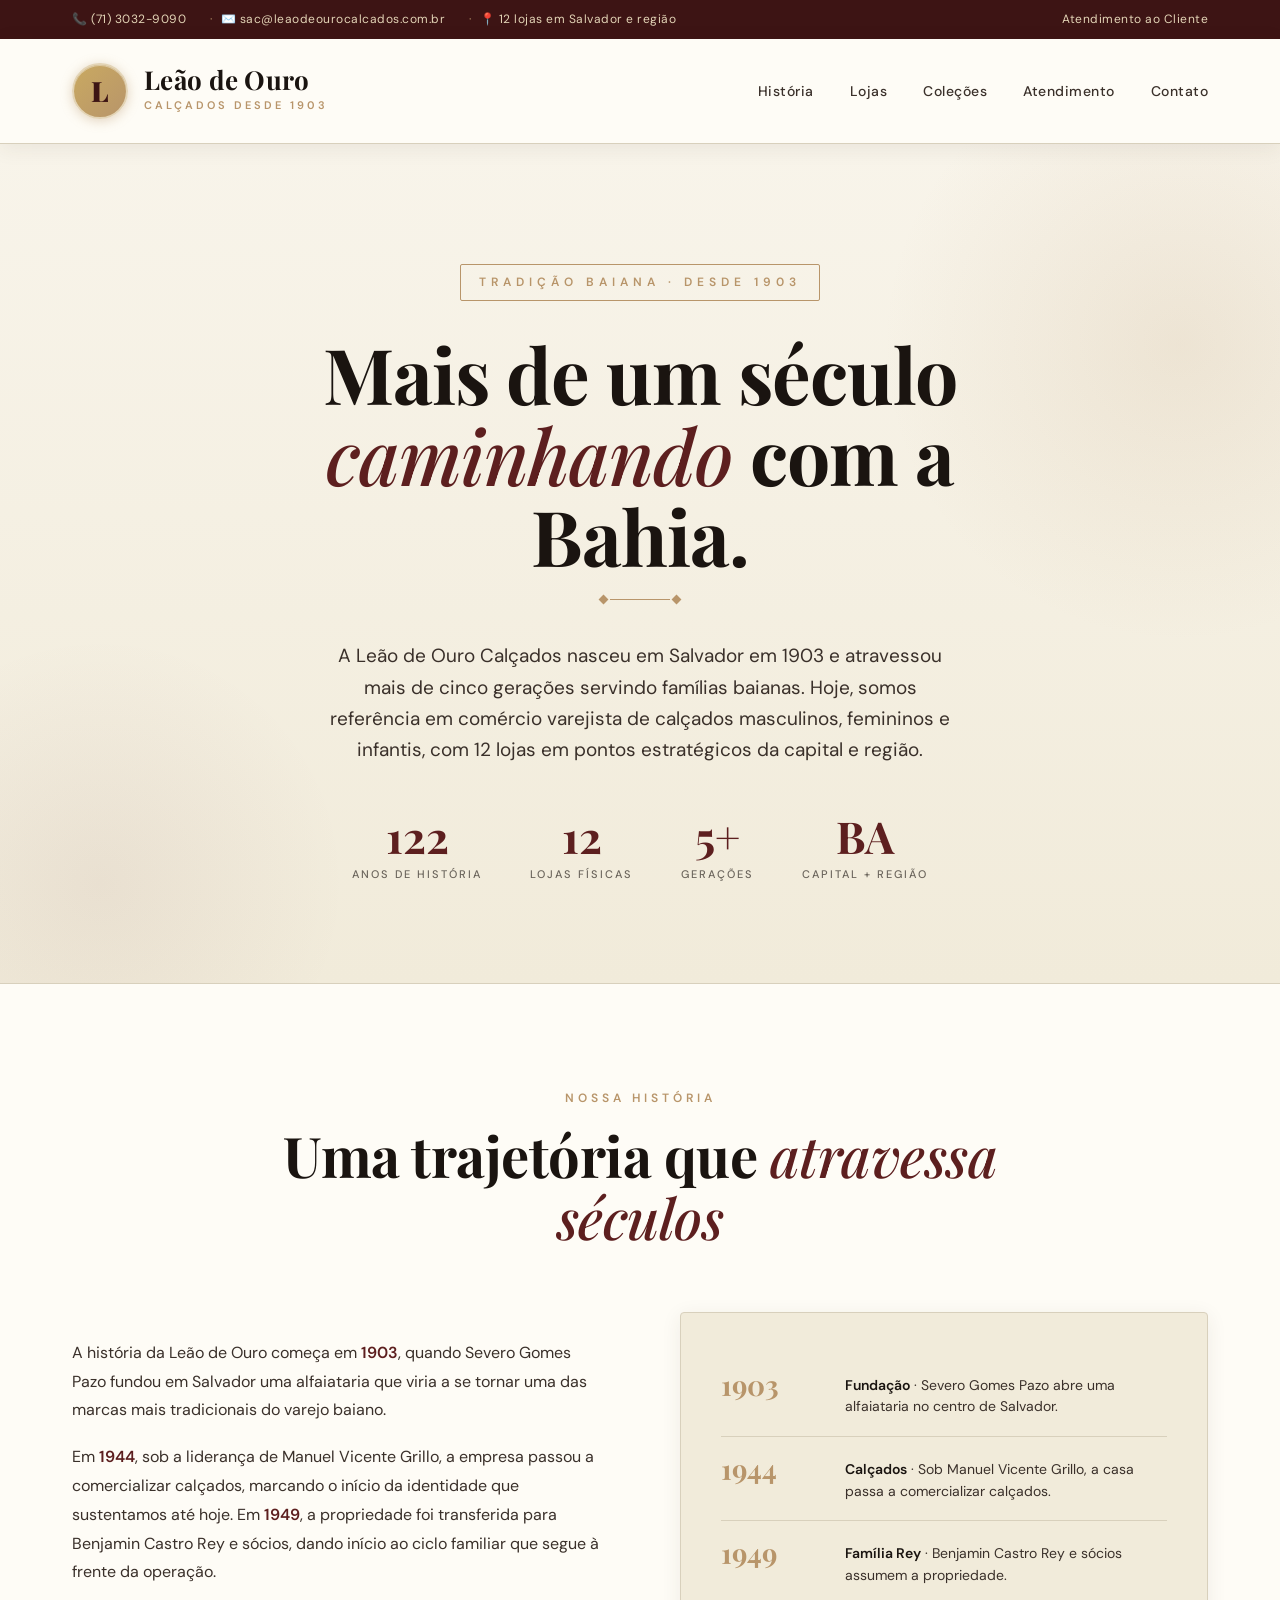
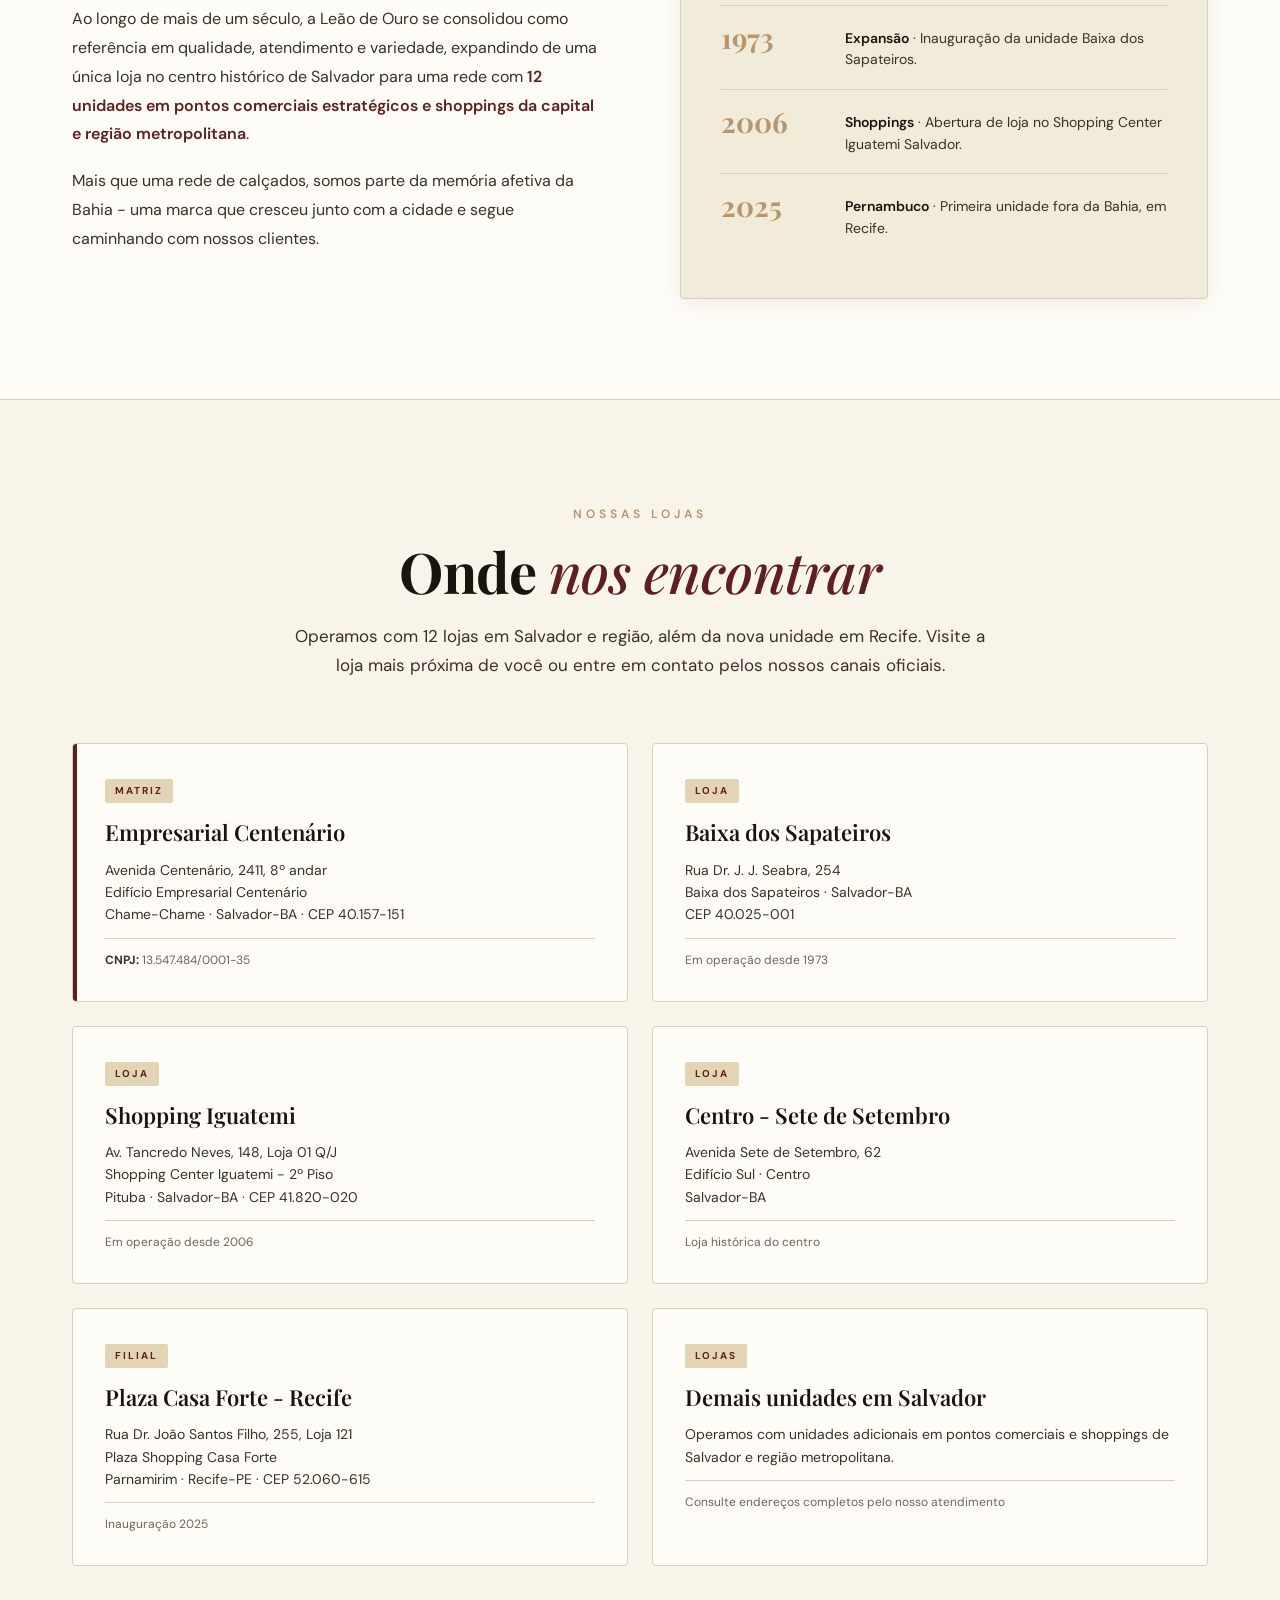
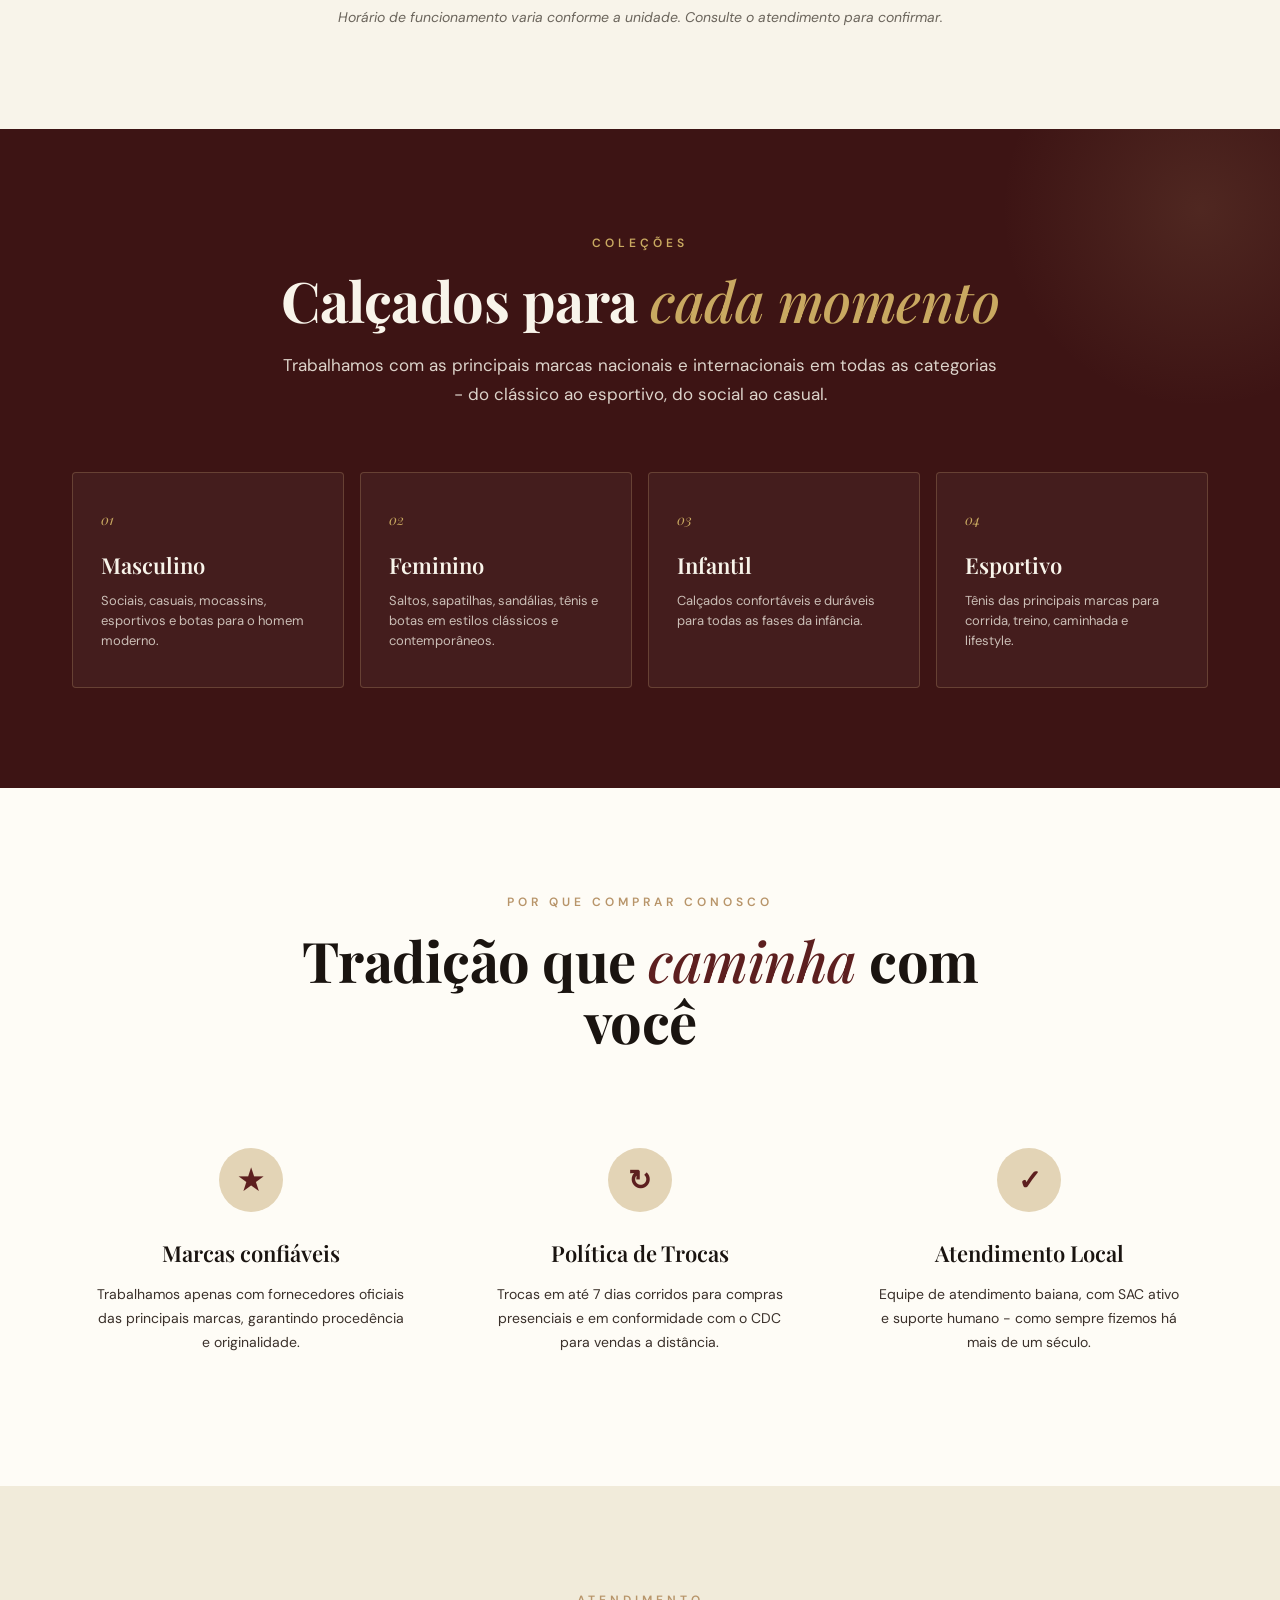
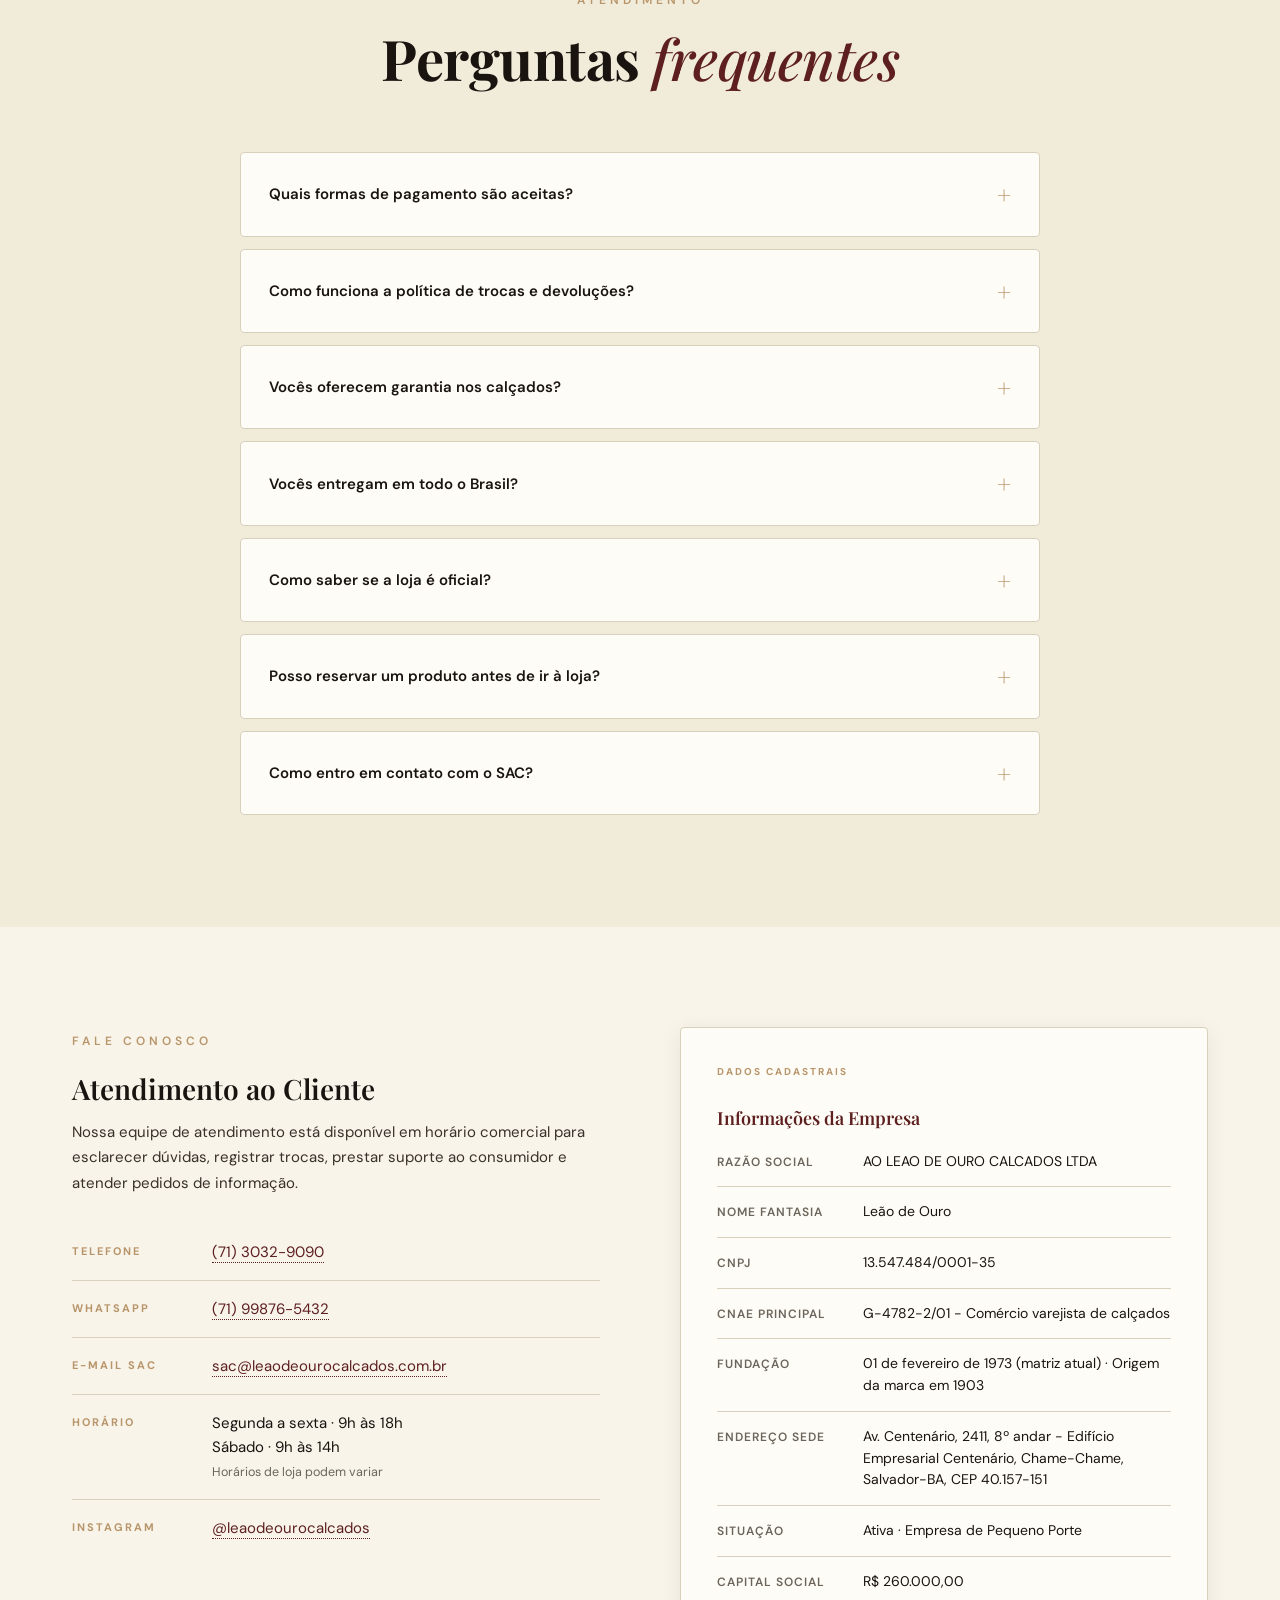
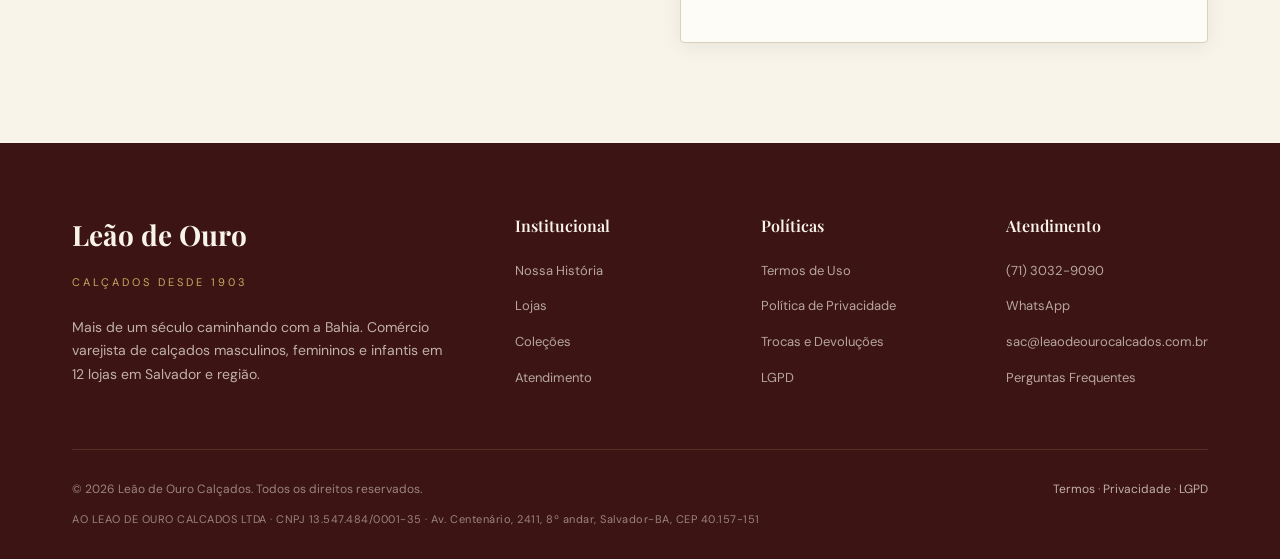
<file: leaodeouro/index.html>
<!DOCTYPE html>
<html lang="pt-BR">
<head>
<meta charset="UTF-8">
<meta name="viewport" content="width=device-width, initial-scale=1.0">
<meta name="description" content="Leão de Ouro Calçados - Tradição em calçados desde 1903 em Salvador. 12 lojas em Salvador e região. Comércio varejista de calçados masculinos, femininos e infantis.">
<meta name="robots" content="index, follow">
<meta name="author" content="AO LEAO DE OURO CALCADOS LTDA">
<title>Leão de Ouro Calçados — Tradição desde 1903 | Salvador-BA</title>
<link rel="preconnect" href="https://fonts.googleapis.com">
<link rel="preconnect" href="https://fonts.gstatic.com" crossorigin>
<link href="https://fonts.googleapis.com/css2?family=Playfair+Display:ital,wght@0,400;0,500;0,600;0,700;0,800;0,900;1,400&family=DM+Sans:wght@300;400;500;600;700&display=swap" rel="stylesheet">
<style>
  :root {
    --cream: #f8f4ea;
    --ivory: #fefcf6;
    --paper: #f1ebda;
    --ink: #1a1410;
    --ink-soft: #3a302a;
    --burgundy: #5d1f1f;
    --burgundy-dark: #3d1414;
    --gold: #b8956a;
    --gold-bright: #c9a961;
    --gold-soft: #e3d4b6;
    --gray: #6b655c;
    --gray-light: #a8a294;
    --border: #d8d0bc;
    --shadow: 0 4px 20px rgba(58, 48, 42, 0.08);
    --shadow-strong: 0 12px 40px rgba(58, 48, 42, 0.15);
  }

  * { margin: 0; padding: 0; box-sizing: border-box; }

  html { scroll-behavior: smooth; }

  body {
    font-family: 'DM Sans', sans-serif;
    background: var(--cream);
    color: var(--ink);
    line-height: 1.6;
    overflow-x: hidden;
  }

  .container { max-width: 1200px; margin: 0 auto; padding: 0 32px; }

  /* ============ TOP BAR ============ */
  .top-bar {
    background: var(--burgundy-dark);
    color: var(--gold-soft);
    font-size: 12px;
    padding: 10px 0;
    letter-spacing: 0.5px;
  }
  .top-bar .container {
    display: flex;
    justify-content: space-between;
    align-items: center;
    flex-wrap: wrap;
    gap: 16px;
  }
  .top-bar a {
    color: var(--gold-soft);
    text-decoration: none;
    transition: color .2s;
  }
  .top-bar a:hover { color: #fff; }
  .top-bar-info {
    display: flex;
    gap: 24px;
    flex-wrap: wrap;
  }
  .top-bar-info span::before {
    content: '·';
    margin-right: 8px;
    color: var(--gold);
  }
  .top-bar-info span:first-child::before { content: ''; margin: 0; }

  /* ============ HEADER ============ */
  header {
    background: var(--ivory);
    border-bottom: 1px solid var(--border);
    padding: 24px 0;
    position: sticky;
    top: 0;
    z-index: 100;
    box-shadow: var(--shadow);
  }
  header .container {
    display: flex;
    justify-content: space-between;
    align-items: center;
    gap: 32px;
  }
  .brand {
    display: flex;
    align-items: center;
    gap: 16px;
    text-decoration: none;
    color: var(--ink);
  }
  .brand-mark {
    width: 56px;
    height: 56px;
    border-radius: 50%;
    background: linear-gradient(135deg, var(--gold-bright), var(--gold));
    display: flex;
    align-items: center;
    justify-content: center;
    color: var(--burgundy-dark);
    font-family: 'Playfair Display', serif;
    font-weight: 900;
    font-size: 28px;
    box-shadow: 0 2px 12px rgba(184, 149, 106, 0.4), inset 0 1px 0 rgba(255,255,255,0.4);
    border: 2px solid var(--gold-soft);
  }
  .brand-text .brand-name {
    font-family: 'Playfair Display', serif;
    font-weight: 700;
    font-size: 26px;
    line-height: 1;
    letter-spacing: 0.3px;
  }
  .brand-text .brand-tagline {
    font-size: 11px;
    letter-spacing: 3px;
    color: var(--gold);
    text-transform: uppercase;
    margin-top: 4px;
    font-weight: 600;
  }
  nav ul {
    list-style: none;
    display: flex;
    gap: 36px;
  }
  nav a {
    text-decoration: none;
    color: var(--ink-soft);
    font-size: 14px;
    font-weight: 500;
    letter-spacing: 0.5px;
    position: relative;
    padding: 4px 0;
    transition: color .2s;
  }
  nav a::after {
    content: '';
    position: absolute;
    bottom: 0;
    left: 0;
    width: 0;
    height: 2px;
    background: var(--gold);
    transition: width .3s;
  }
  nav a:hover { color: var(--burgundy); }
  nav a:hover::after { width: 100%; }

  /* ============ HERO ============ */
  .hero {
    padding: 120px 0 100px;
    background: linear-gradient(180deg, var(--cream) 0%, var(--paper) 100%);
    position: relative;
    overflow: hidden;
  }
  .hero::before {
    content: '';
    position: absolute;
    top: -100px;
    right: -200px;
    width: 600px;
    height: 600px;
    background: radial-gradient(circle, rgba(184, 149, 106, 0.15) 0%, transparent 70%);
    border-radius: 50%;
  }
  .hero::after {
    content: '';
    position: absolute;
    bottom: -150px;
    left: -150px;
    width: 500px;
    height: 500px;
    background: radial-gradient(circle, rgba(93, 31, 31, 0.06) 0%, transparent 70%);
    border-radius: 50%;
  }
  .hero-content {
    max-width: 800px;
    margin: 0 auto;
    text-align: center;
    position: relative;
    z-index: 1;
  }
  .hero-overline {
    display: inline-block;
    font-size: 12px;
    letter-spacing: 5px;
    color: var(--gold);
    text-transform: uppercase;
    font-weight: 600;
    padding: 8px 18px;
    border: 1px solid var(--gold);
    border-radius: 2px;
    margin-bottom: 32px;
  }
  .hero h1 {
    font-family: 'Playfair Display', serif;
    font-size: clamp(48px, 6vw, 84px);
    font-weight: 700;
    line-height: 1.05;
    color: var(--ink);
    margin-bottom: 24px;
    letter-spacing: -1px;
  }
  .hero h1 em {
    font-style: italic;
    color: var(--burgundy);
    font-weight: 500;
  }
  .hero p.lead {
    font-size: 19px;
    color: var(--ink-soft);
    max-width: 620px;
    margin: 0 auto 40px;
    line-height: 1.65;
  }
  .hero-divider {
    width: 60px;
    height: 1px;
    background: var(--gold);
    margin: 0 auto 40px;
    position: relative;
  }
  .hero-divider::before, .hero-divider::after {
    content: '';
    position: absolute;
    top: -3px;
    width: 7px;
    height: 7px;
    background: var(--gold);
    transform: rotate(45deg);
  }
  .hero-divider::before { left: -10px; }
  .hero-divider::after { right: -10px; }
  .hero-meta {
    display: flex;
    justify-content: center;
    gap: 48px;
    flex-wrap: wrap;
    margin-top: 48px;
  }
  .hero-meta-item {
    text-align: center;
  }
  .hero-meta-item .num {
    font-family: 'Playfair Display', serif;
    font-size: 44px;
    font-weight: 700;
    color: var(--burgundy);
    line-height: 1;
  }
  .hero-meta-item .label {
    font-size: 11px;
    letter-spacing: 2px;
    color: var(--gray);
    text-transform: uppercase;
    margin-top: 8px;
    font-weight: 500;
  }
  .btn {
    display: inline-block;
    padding: 16px 40px;
    background: var(--burgundy);
    color: var(--cream);
    text-decoration: none;
    font-size: 13px;
    font-weight: 600;
    letter-spacing: 2px;
    text-transform: uppercase;
    border: none;
    cursor: pointer;
    transition: all .3s;
    border-radius: 2px;
  }
  .btn:hover {
    background: var(--burgundy-dark);
    transform: translateY(-2px);
    box-shadow: var(--shadow-strong);
  }
  .btn-outline {
    background: transparent;
    color: var(--burgundy);
    border: 1.5px solid var(--burgundy);
  }
  .btn-outline:hover {
    background: var(--burgundy);
    color: var(--cream);
  }

  /* ============ SECTION BASE ============ */
  section {
    padding: 100px 0;
  }
  .section-tag {
    display: inline-block;
    font-size: 12px;
    letter-spacing: 4px;
    color: var(--gold);
    text-transform: uppercase;
    font-weight: 600;
    margin-bottom: 16px;
  }
  .section-title {
    font-family: 'Playfair Display', serif;
    font-size: clamp(36px, 4.5vw, 56px);
    font-weight: 700;
    color: var(--ink);
    line-height: 1.1;
    letter-spacing: -0.5px;
    margin-bottom: 20px;
  }
  .section-title em {
    font-style: italic;
    color: var(--burgundy);
    font-weight: 500;
  }
  .section-lead {
    font-size: 17px;
    color: var(--ink-soft);
    max-width: 720px;
    line-height: 1.7;
  }
  .section-header { margin-bottom: 64px; }
  .section-header.center {
    text-align: center;
    max-width: 800px;
    margin-left: auto;
    margin-right: auto;
  }
  .section-header.center .section-lead { margin: 0 auto; }

  /* ============ HISTORIA ============ */
  .historia {
    background: var(--ivory);
    border-top: 1px solid var(--border);
    border-bottom: 1px solid var(--border);
  }
  .historia-grid {
    display: grid;
    grid-template-columns: 1fr 1fr;
    gap: 80px;
    align-items: center;
  }
  .historia-text p {
    font-size: 16px;
    color: var(--ink-soft);
    line-height: 1.8;
    margin-bottom: 18px;
  }
  .historia-text p strong { color: var(--burgundy); font-weight: 600; }
  .timeline {
    background: var(--paper);
    border: 1px solid var(--border);
    border-radius: 4px;
    padding: 40px;
    box-shadow: var(--shadow);
  }
  .timeline-item {
    display: grid;
    grid-template-columns: 100px 1fr;
    gap: 24px;
    padding: 18px 0;
    border-bottom: 1px solid var(--border);
  }
  .timeline-item:last-child { border-bottom: none; }
  .timeline-year {
    font-family: 'Playfair Display', serif;
    font-size: 28px;
    font-weight: 700;
    color: var(--gold);
    line-height: 1;
  }
  .timeline-event {
    font-size: 14px;
    color: var(--ink-soft);
    line-height: 1.55;
    padding-top: 4px;
  }
  .timeline-event strong { color: var(--ink); font-weight: 600; }

  /* ============ LOJAS ============ */
  .lojas {
    background: var(--cream);
  }
  .lojas-grid {
    display: grid;
    grid-template-columns: repeat(2, 1fr);
    gap: 24px;
  }
  .loja-card {
    background: var(--ivory);
    border: 1px solid var(--border);
    border-radius: 4px;
    padding: 32px;
    transition: all .3s;
    position: relative;
    overflow: hidden;
  }
  .loja-card::before {
    content: '';
    position: absolute;
    top: 0;
    left: 0;
    width: 4px;
    height: 100%;
    background: var(--gold);
    transform: scaleY(0);
    transform-origin: top;
    transition: transform .3s;
  }
  .loja-card:hover {
    box-shadow: var(--shadow-strong);
    transform: translateY(-3px);
  }
  .loja-card:hover::before { transform: scaleY(1); }
  .loja-card.matriz::before { background: var(--burgundy); transform: scaleY(1); }
  .loja-card .badge {
    display: inline-block;
    font-size: 10px;
    letter-spacing: 2px;
    color: var(--burgundy);
    background: var(--gold-soft);
    padding: 4px 10px;
    border-radius: 2px;
    text-transform: uppercase;
    font-weight: 700;
    margin-bottom: 12px;
  }
  .loja-card h3 {
    font-family: 'Playfair Display', serif;
    font-size: 22px;
    font-weight: 600;
    color: var(--ink);
    margin-bottom: 8px;
  }
  .loja-card .endereco {
    font-size: 14px;
    color: var(--ink-soft);
    line-height: 1.6;
    margin-bottom: 12px;
  }
  .loja-card .meta {
    font-size: 12px;
    color: var(--gray);
    border-top: 1px solid var(--border);
    padding-top: 12px;
    margin-top: 12px;
    line-height: 1.5;
  }
  .loja-card .meta strong { color: var(--ink-soft); }
  .lojas-extra-note {
    text-align: center;
    margin-top: 40px;
    font-size: 14px;
    color: var(--gray);
    font-style: italic;
  }

  /* ============ CATEGORIAS ============ */
  .categorias {
    background: var(--burgundy-dark);
    color: var(--cream);
    position: relative;
    overflow: hidden;
  }
  .categorias::before {
    content: '';
    position: absolute;
    top: 0;
    right: 0;
    width: 400px;
    height: 400px;
    background: radial-gradient(circle, rgba(184, 149, 106, 0.15) 0%, transparent 70%);
    border-radius: 50%;
    transform: translate(30%, -30%);
  }
  .categorias .section-tag { color: var(--gold-bright); }
  .categorias .section-title { color: var(--cream); }
  .categorias .section-title em { color: var(--gold-bright); }
  .categorias .section-lead { color: rgba(248, 244, 234, 0.85); }
  .cat-grid {
    display: grid;
    grid-template-columns: repeat(4, 1fr);
    gap: 16px;
    position: relative;
    z-index: 1;
  }
  .cat-card {
    background: rgba(255, 255, 255, 0.04);
    border: 1px solid rgba(184, 149, 106, 0.3);
    padding: 36px 28px;
    border-radius: 4px;
    transition: all .3s;
    cursor: pointer;
  }
  .cat-card:hover {
    background: rgba(184, 149, 106, 0.1);
    border-color: var(--gold);
    transform: translateY(-4px);
  }
  .cat-card .num {
    font-family: 'Playfair Display', serif;
    font-size: 14px;
    color: var(--gold-bright);
    font-style: italic;
    margin-bottom: 16px;
  }
  .cat-card h4 {
    font-family: 'Playfair Display', serif;
    font-size: 22px;
    font-weight: 600;
    margin-bottom: 8px;
  }
  .cat-card p {
    font-size: 13px;
    color: rgba(248, 244, 234, 0.75);
    line-height: 1.55;
  }

  /* ============ DIFERENCIAIS ============ */
  .diferenciais {
    background: var(--ivory);
  }
  .dif-grid {
    display: grid;
    grid-template-columns: repeat(3, 1fr);
    gap: 32px;
  }
  .dif-item {
    text-align: center;
    padding: 32px 24px;
  }
  .dif-icon {
    width: 64px;
    height: 64px;
    margin: 0 auto 24px;
    background: var(--gold-soft);
    border-radius: 50%;
    display: flex;
    align-items: center;
    justify-content: center;
    color: var(--burgundy);
    font-family: 'Playfair Display', serif;
    font-size: 28px;
    font-weight: 700;
  }
  .dif-item h4 {
    font-family: 'Playfair Display', serif;
    font-size: 22px;
    font-weight: 600;
    color: var(--ink);
    margin-bottom: 12px;
  }
  .dif-item p {
    font-size: 14px;
    color: var(--ink-soft);
    line-height: 1.7;
  }

  /* ============ FAQ ============ */
  .faq {
    background: var(--paper);
  }
  .faq-list {
    max-width: 800px;
    margin: 0 auto;
  }
  .faq-item {
    background: var(--ivory);
    border: 1px solid var(--border);
    border-radius: 4px;
    margin-bottom: 12px;
    overflow: hidden;
  }
  .faq-question {
    padding: 22px 28px;
    font-weight: 600;
    color: var(--ink);
    font-size: 15px;
    cursor: pointer;
    display: flex;
    justify-content: space-between;
    align-items: center;
    user-select: none;
    transition: color .2s;
  }
  .faq-question:hover { color: var(--burgundy); }
  .faq-question::after {
    content: '+';
    font-family: 'Playfair Display', serif;
    font-size: 24px;
    color: var(--gold);
    font-weight: 400;
    transition: transform .3s;
  }
  .faq-item.open .faq-question::after { transform: rotate(45deg); }
  .faq-answer {
    max-height: 0;
    overflow: hidden;
    transition: max-height .35s ease;
  }
  .faq-answer-inner {
    padding: 0 28px 24px;
    font-size: 14px;
    color: var(--ink-soft);
    line-height: 1.7;
  }
  .faq-item.open .faq-answer { max-height: 400px; }

  /* ============ CONTATO ============ */
  .contato {
    background: var(--cream);
  }
  .contato-grid {
    display: grid;
    grid-template-columns: 1fr 1fr;
    gap: 80px;
    align-items: start;
  }
  .contato-block h3 {
    font-family: 'Playfair Display', serif;
    font-size: 28px;
    font-weight: 600;
    color: var(--ink);
    margin-bottom: 8px;
  }
  .contato-block p.lead {
    color: var(--ink-soft);
    margin-bottom: 28px;
    font-size: 15px;
    line-height: 1.7;
  }
  .info-list {
    list-style: none;
  }
  .info-list li {
    padding: 16px 0;
    border-bottom: 1px solid var(--border);
    display: flex;
    gap: 20px;
    align-items: flex-start;
  }
  .info-list li:last-child { border-bottom: none; }
  .info-label {
    min-width: 120px;
    font-size: 11px;
    letter-spacing: 2px;
    color: var(--gold);
    text-transform: uppercase;
    font-weight: 700;
    padding-top: 3px;
  }
  .info-value {
    flex: 1;
    color: var(--ink);
    font-size: 15px;
    line-height: 1.6;
  }
  .info-value a {
    color: var(--burgundy);
    text-decoration: none;
    border-bottom: 1px dotted var(--burgundy);
    transition: opacity .2s;
  }
  .info-value a:hover { opacity: .7; }

  /* CNPJ Card */
  .cnpj-card {
    background: var(--ivory);
    border: 1px solid var(--border);
    border-radius: 4px;
    padding: 36px;
    box-shadow: var(--shadow);
  }
  .cnpj-card h4 {
    font-family: 'Playfair Display', serif;
    font-size: 18px;
    font-weight: 600;
    color: var(--burgundy);
    margin-bottom: 4px;
  }
  .cnpj-card .small-tag {
    font-size: 10px;
    letter-spacing: 2px;
    color: var(--gold);
    text-transform: uppercase;
    font-weight: 700;
    margin-bottom: 24px;
    display: block;
  }
  .legal-row {
    display: grid;
    grid-template-columns: 130px 1fr;
    gap: 16px;
    padding: 14px 0;
    border-bottom: 1px solid var(--border);
    font-size: 14px;
  }
  .legal-row:last-child { border-bottom: none; }
  .legal-row .key {
    color: var(--gray);
    font-size: 12px;
    letter-spacing: 1px;
    text-transform: uppercase;
    font-weight: 600;
    padding-top: 2px;
  }
  .legal-row .val {
    color: var(--ink);
    line-height: 1.55;
  }

  /* ============ FOOTER ============ */
  footer {
    background: var(--burgundy-dark);
    color: var(--gold-soft);
    padding: 70px 0 30px;
  }
  .footer-grid {
    display: grid;
    grid-template-columns: 2fr 1fr 1fr 1fr;
    gap: 48px;
    padding-bottom: 50px;
    border-bottom: 1px solid rgba(184, 149, 106, 0.2);
  }
  .footer-brand-name {
    font-family: 'Playfair Display', serif;
    font-size: 28px;
    font-weight: 700;
    color: var(--cream);
    margin-bottom: 16px;
  }
  .footer-brand-tagline {
    font-size: 11px;
    letter-spacing: 3px;
    color: var(--gold-bright);
    margin-bottom: 24px;
    text-transform: uppercase;
  }
  .footer-about {
    font-size: 14px;
    line-height: 1.7;
    color: rgba(248, 244, 234, 0.7);
    max-width: 380px;
  }
  .footer-col h5 {
    font-family: 'Playfair Display', serif;
    font-size: 16px;
    color: var(--cream);
    margin-bottom: 18px;
    font-weight: 600;
  }
  .footer-col ul { list-style: none; }
  .footer-col ul li { margin-bottom: 10px; }
  .footer-col ul a {
    color: rgba(248, 244, 234, 0.65);
    text-decoration: none;
    font-size: 13px;
    transition: color .2s;
  }
  .footer-col ul a:hover { color: var(--gold-bright); }
  .footer-bottom {
    padding-top: 30px;
    display: flex;
    justify-content: space-between;
    flex-wrap: wrap;
    gap: 16px;
    font-size: 12px;
    color: rgba(248, 244, 234, 0.5);
    line-height: 1.6;
  }
  .footer-bottom a {
    color: rgba(248, 244, 234, 0.7);
    text-decoration: none;
  }
  .footer-bottom a:hover { color: var(--gold-bright); }
  .footer-cnpj {
    font-size: 11px;
    letter-spacing: 0.5px;
    margin-top: 12px;
    color: rgba(248, 244, 234, 0.5);
  }

  /* ============ RESPONSIVE ============ */
  @media (max-width: 968px) {
    nav ul { display: none; }
    .historia-grid, .contato-grid { grid-template-columns: 1fr; gap: 48px; }
    .lojas-grid, .cat-grid, .dif-grid { grid-template-columns: 1fr 1fr; }
    .footer-grid { grid-template-columns: 1fr 1fr; gap: 32px; }
    .hero { padding: 80px 0 70px; }
    section { padding: 70px 0; }
    .hero-meta { gap: 28px; }
  }
  @media (max-width: 600px) {
    .container { padding: 0 20px; }
    .lojas-grid, .cat-grid, .dif-grid { grid-template-columns: 1fr; }
    .footer-grid { grid-template-columns: 1fr; }
    .timeline { padding: 28px 24px; }
    .timeline-item { grid-template-columns: 70px 1fr; gap: 16px; }
    .timeline-year { font-size: 22px; }
    .top-bar-info { font-size: 11px; gap: 14px; }
    .legal-row { grid-template-columns: 1fr; gap: 4px; }
    .legal-row .key { font-size: 11px; }
    .info-list li { flex-direction: column; gap: 6px; }
    .info-label { min-width: auto; }
  }
</style>
</head>
<body>

<!-- TOP BAR -->
<div class="top-bar">
  <div class="container">
    <div class="top-bar-info">
      <span>📞 (71) 3032-9090</span>
      <span>✉️ sac@leaodeourocalcados.com.br</span>
      <span>📍 12 lojas em Salvador e região</span>
    </div>
    <div>
      <a href="#contato">Atendimento ao Cliente</a>
    </div>
  </div>
</div>

<!-- HEADER -->
<header>
  <div class="container">
    <a href="#" class="brand">
      <div class="brand-mark">L</div>
      <div class="brand-text">
        <div class="brand-name">Leão de Ouro</div>
        <div class="brand-tagline">Calçados desde 1903</div>
      </div>
    </a>
    <nav>
      <ul>
        <li><a href="#historia">História</a></li>
        <li><a href="#lojas">Lojas</a></li>
        <li><a href="#categorias">Coleções</a></li>
        <li><a href="#faq">Atendimento</a></li>
        <li><a href="#contato">Contato</a></li>
      </ul>
    </nav>
  </div>
</header>

<!-- HERO -->
<section class="hero">
  <div class="container">
    <div class="hero-content">
      <div class="hero-overline">Tradição Baiana · Desde 1903</div>
      <h1>Mais de um século <em>caminhando</em> com a Bahia.</h1>
      <div class="hero-divider"></div>
      <p class="lead">A Leão de Ouro Calçados nasceu em Salvador em 1903 e atravessou mais de cinco gerações servindo famílias baianas. Hoje, somos referência em comércio varejista de calçados masculinos, femininos e infantis, com 12 lojas em pontos estratégicos da capital e região.</p>
      <div class="hero-meta">
        <div class="hero-meta-item">
          <div class="num">122</div>
          <div class="label">Anos de história</div>
        </div>
        <div class="hero-meta-item">
          <div class="num">12</div>
          <div class="label">Lojas físicas</div>
        </div>
        <div class="hero-meta-item">
          <div class="num">5+</div>
          <div class="label">Gerações</div>
        </div>
        <div class="hero-meta-item">
          <div class="num">BA</div>
          <div class="label">Capital + região</div>
        </div>
      </div>
    </div>
  </div>
</section>

<!-- HISTORIA -->
<section class="historia" id="historia">
  <div class="container">
    <div class="section-header center">
      <div class="section-tag">Nossa História</div>
      <h2 class="section-title">Uma trajetória que <em>atravessa séculos</em></h2>
    </div>
    <div class="historia-grid">
      <div class="historia-text">
        <p>A história da Leão de Ouro começa em <strong>1903</strong>, quando Severo Gomes Pazo fundou em Salvador uma alfaiataria que viria a se tornar uma das marcas mais tradicionais do varejo baiano.</p>
        <p>Em <strong>1944</strong>, sob a liderança de Manuel Vicente Grillo, a empresa passou a comercializar calçados, marcando o início da identidade que sustentamos até hoje. Em <strong>1949</strong>, a propriedade foi transferida para Benjamin Castro Rey e sócios, dando início ao ciclo familiar que segue à frente da operação.</p>
        <p>Ao longo de mais de um século, a Leão de Ouro se consolidou como referência em qualidade, atendimento e variedade, expandindo de uma única loja no centro histórico de Salvador para uma rede com <strong>12 unidades em pontos comerciais estratégicos e shoppings da capital e região metropolitana</strong>.</p>
        <p>Mais que uma rede de calçados, somos parte da memória afetiva da Bahia - uma marca que cresceu junto com a cidade e segue caminhando com nossos clientes.</p>
      </div>
      <div class="timeline">
        <div class="timeline-item">
          <div class="timeline-year">1903</div>
          <div class="timeline-event"><strong>Fundação</strong> · Severo Gomes Pazo abre uma alfaiataria no centro de Salvador.</div>
        </div>
        <div class="timeline-item">
          <div class="timeline-year">1944</div>
          <div class="timeline-event"><strong>Calçados</strong> · Sob Manuel Vicente Grillo, a casa passa a comercializar calçados.</div>
        </div>
        <div class="timeline-item">
          <div class="timeline-year">1949</div>
          <div class="timeline-event"><strong>Família Rey</strong> · Benjamin Castro Rey e sócios assumem a propriedade.</div>
        </div>
        <div class="timeline-item">
          <div class="timeline-year">1973</div>
          <div class="timeline-event"><strong>Expansão</strong> · Inauguração da unidade Baixa dos Sapateiros.</div>
        </div>
        <div class="timeline-item">
          <div class="timeline-year">2006</div>
          <div class="timeline-event"><strong>Shoppings</strong> · Abertura de loja no Shopping Center Iguatemi Salvador.</div>
        </div>
        <div class="timeline-item">
          <div class="timeline-year">2025</div>
          <div class="timeline-event"><strong>Pernambuco</strong> · Primeira unidade fora da Bahia, em Recife.</div>
        </div>
      </div>
    </div>
  </div>
</section>

<!-- LOJAS -->
<section class="lojas" id="lojas">
  <div class="container">
    <div class="section-header center">
      <div class="section-tag">Nossas Lojas</div>
      <h2 class="section-title">Onde <em>nos encontrar</em></h2>
      <p class="section-lead">Operamos com 12 lojas em Salvador e região, além da nova unidade em Recife. Visite a loja mais próxima de você ou entre em contato pelos nossos canais oficiais.</p>
    </div>
    <div class="lojas-grid">
      <div class="loja-card matriz">
        <span class="badge">Matriz</span>
        <h3>Empresarial Centenário</h3>
        <p class="endereco">Avenida Centenário, 2411, 8º andar<br>Edifício Empresarial Centenário<br>Chame-Chame · Salvador-BA · CEP 40.157-151</p>
        <div class="meta"><strong>CNPJ:</strong> 13.547.484/0001-35</div>
      </div>
      <div class="loja-card">
        <span class="badge">Loja</span>
        <h3>Baixa dos Sapateiros</h3>
        <p class="endereco">Rua Dr. J. J. Seabra, 254<br>Baixa dos Sapateiros · Salvador-BA<br>CEP 40.025-001</p>
        <div class="meta">Em operação desde 1973</div>
      </div>
      <div class="loja-card">
        <span class="badge">Loja</span>
        <h3>Shopping Iguatemi</h3>
        <p class="endereco">Av. Tancredo Neves, 148, Loja 01 Q/J<br>Shopping Center Iguatemi - 2º Piso<br>Pituba · Salvador-BA · CEP 41.820-020</p>
        <div class="meta">Em operação desde 2006</div>
      </div>
      <div class="loja-card">
        <span class="badge">Loja</span>
        <h3>Centro - Sete de Setembro</h3>
        <p class="endereco">Avenida Sete de Setembro, 62<br>Edifício Sul · Centro<br>Salvador-BA</p>
        <div class="meta">Loja histórica do centro</div>
      </div>
      <div class="loja-card">
        <span class="badge">Filial</span>
        <h3>Plaza Casa Forte - Recife</h3>
        <p class="endereco">Rua Dr. João Santos Filho, 255, Loja 121<br>Plaza Shopping Casa Forte<br>Parnamirim · Recife-PE · CEP 52.060-615</p>
        <div class="meta">Inauguração 2025</div>
      </div>
      <div class="loja-card">
        <span class="badge">Lojas</span>
        <h3>Demais unidades em Salvador</h3>
        <p class="endereco">Operamos com unidades adicionais em pontos comerciais e shoppings de Salvador e região metropolitana.</p>
        <div class="meta">Consulte endereços completos pelo nosso atendimento</div>
      </div>
    </div>
    <p class="lojas-extra-note">Horário de funcionamento varia conforme a unidade. Consulte o atendimento para confirmar.</p>
  </div>
</section>

<!-- CATEGORIAS -->
<section class="categorias" id="categorias">
  <div class="container">
    <div class="section-header center">
      <div class="section-tag">Coleções</div>
      <h2 class="section-title">Calçados para <em>cada momento</em></h2>
      <p class="section-lead">Trabalhamos com as principais marcas nacionais e internacionais em todas as categorias - do clássico ao esportivo, do social ao casual.</p>
    </div>
    <div class="cat-grid">
      <div class="cat-card">
        <div class="num">01</div>
        <h4>Masculino</h4>
        <p>Sociais, casuais, mocassins, esportivos e botas para o homem moderno.</p>
      </div>
      <div class="cat-card">
        <div class="num">02</div>
        <h4>Feminino</h4>
        <p>Saltos, sapatilhas, sandálias, tênis e botas em estilos clássicos e contemporâneos.</p>
      </div>
      <div class="cat-card">
        <div class="num">03</div>
        <h4>Infantil</h4>
        <p>Calçados confortáveis e duráveis para todas as fases da infância.</p>
      </div>
      <div class="cat-card">
        <div class="num">04</div>
        <h4>Esportivo</h4>
        <p>Tênis das principais marcas para corrida, treino, caminhada e lifestyle.</p>
      </div>
    </div>
  </div>
</section>

<!-- DIFERENCIAIS -->
<section class="diferenciais">
  <div class="container">
    <div class="section-header center">
      <div class="section-tag">Por que comprar conosco</div>
      <h2 class="section-title">Tradição que <em>caminha</em> com você</h2>
    </div>
    <div class="dif-grid">
      <div class="dif-item">
        <div class="dif-icon">★</div>
        <h4>Marcas confiáveis</h4>
        <p>Trabalhamos apenas com fornecedores oficiais das principais marcas, garantindo procedência e originalidade.</p>
      </div>
      <div class="dif-item">
        <div class="dif-icon">↻</div>
        <h4>Política de Trocas</h4>
        <p>Trocas em até 7 dias corridos para compras presenciais e em conformidade com o CDC para vendas a distância.</p>
      </div>
      <div class="dif-item">
        <div class="dif-icon">✓</div>
        <h4>Atendimento Local</h4>
        <p>Equipe de atendimento baiana, com SAC ativo e suporte humano - como sempre fizemos há mais de um século.</p>
      </div>
    </div>
  </div>
</section>

<!-- FAQ -->
<section class="faq" id="faq">
  <div class="container">
    <div class="section-header center">
      <div class="section-tag">Atendimento</div>
      <h2 class="section-title">Perguntas <em>frequentes</em></h2>
    </div>
    <div class="faq-list">
      <div class="faq-item">
        <div class="faq-question">Quais formas de pagamento são aceitas?</div>
        <div class="faq-answer"><div class="faq-answer-inner">Aceitamos cartões de crédito (Visa, Mastercard, Elo, Hipercard, American Express), débito, PIX e dinheiro nas lojas físicas. Para vendas a distância, consulte as condições com o atendimento.</div></div>
      </div>
      <div class="faq-item">
        <div class="faq-question">Como funciona a política de trocas e devoluções?</div>
        <div class="faq-answer"><div class="faq-answer-inner">Trocas presenciais em qualquer uma de nossas lojas em até 7 dias corridos, mediante apresentação da nota fiscal e produto sem uso. Para compras a distância, aplica-se o direito de arrependimento previsto no Art. 49 do Código de Defesa do Consumidor (até 7 dias corridos do recebimento).</div></div>
      </div>
      <div class="faq-item">
        <div class="faq-question">Vocês oferecem garantia nos calçados?</div>
        <div class="faq-answer"><div class="faq-answer-inner">Todos os nossos calçados contam com garantia legal de 90 dias contra defeitos de fabricação, conforme estabelece o Código de Defesa do Consumidor. Algumas marcas oferecem garantia estendida do fabricante - consulte na compra.</div></div>
      </div>
      <div class="faq-item">
        <div class="faq-question">Vocês entregam em todo o Brasil?</div>
        <div class="faq-answer"><div class="faq-answer-inner">Operamos majoritariamente com vendas presenciais em nossas 12 lojas físicas. Para consultas sobre disponibilidade, retirada em loja ou condições especiais, entre em contato pelo nosso WhatsApp ou e-mail oficial.</div></div>
      </div>
      <div class="faq-item">
        <div class="faq-question">Como saber se a loja é oficial?</div>
        <div class="faq-answer"><div class="faq-answer-inner">A AO LEAO DE OURO CALCADOS LTDA opera sob CNPJ 13.547.484/0001-35, registrado na Junta Comercial da Bahia há mais de cinco décadas. Em caso de dúvida sobre canais oficiais, ligue para nosso atendimento ou visite uma de nossas lojas físicas.</div></div>
      </div>
      <div class="faq-item">
        <div class="faq-question">Posso reservar um produto antes de ir à loja?</div>
        <div class="faq-answer"><div class="faq-answer-inner">Sim. Nosso atendimento via WhatsApp permite consulta de estoque e reserva por até 24 horas em qualquer das nossas unidades. Basta enviar o modelo desejado, numeração e a loja de preferência.</div></div>
      </div>
      <div class="faq-item">
        <div class="faq-question">Como entro em contato com o SAC?</div>
        <div class="faq-answer"><div class="faq-answer-inner">Atendimento por telefone, e-mail e WhatsApp em horário comercial (segunda a sábado). Os dados completos estão na seção de Contato desta página.</div></div>
      </div>
    </div>
  </div>
</section>

<!-- CONTATO -->
<section class="contato" id="contato">
  <div class="container">
    <div class="contato-grid">
      <div class="contato-block">
        <div class="section-tag">Fale conosco</div>
        <h3>Atendimento ao Cliente</h3>
        <p class="lead">Nossa equipe de atendimento está disponível em horário comercial para esclarecer dúvidas, registrar trocas, prestar suporte ao consumidor e atender pedidos de informação.</p>
        <ul class="info-list">
          <li>
            <div class="info-label">Telefone</div>
            <div class="info-value"><a href="tel:+557130329090">(71) 3032-9090</a></div>
          </li>
          <li>
            <div class="info-label">WhatsApp</div>
            <div class="info-value"><a href="https://wa.me/5571998765432">(71) 99876-5432</a></div>
          </li>
          <li>
            <div class="info-label">E-mail SAC</div>
            <div class="info-value"><a href="mailto:sac@leaodeourocalcados.com.br">sac@leaodeourocalcados.com.br</a></div>
          </li>
          <li>
            <div class="info-label">Horário</div>
            <div class="info-value">Segunda a sexta · 9h às 18h<br>Sábado · 9h às 14h<br><small style="color:var(--gray)">Horários de loja podem variar</small></div>
          </li>
          <li>
            <div class="info-label">Instagram</div>
            <div class="info-value"><a href="#">@leaodeourocalcados</a></div>
          </li>
        </ul>
      </div>
      <div class="cnpj-card">
        <span class="small-tag">Dados Cadastrais</span>
        <h4>Informações da Empresa</h4>
        <div class="legal-row">
          <div class="key">Razão Social</div>
          <div class="val">AO LEAO DE OURO CALCADOS LTDA</div>
        </div>
        <div class="legal-row">
          <div class="key">Nome Fantasia</div>
          <div class="val">Leão de Ouro</div>
        </div>
        <div class="legal-row">
          <div class="key">CNPJ</div>
          <div class="val">13.547.484/0001-35</div>
        </div>
        <div class="legal-row">
          <div class="key">CNAE Principal</div>
          <div class="val">G-4782-2/01 - Comércio varejista de calçados</div>
        </div>
        <div class="legal-row">
          <div class="key">Fundação</div>
          <div class="val">01 de fevereiro de 1973 (matriz atual) · Origem da marca em 1903</div>
        </div>
        <div class="legal-row">
          <div class="key">Endereço Sede</div>
          <div class="val">Av. Centenário, 2411, 8º andar - Edifício Empresarial Centenário, Chame-Chame, Salvador-BA, CEP 40.157-151</div>
        </div>
        <div class="legal-row">
          <div class="key">Situação</div>
          <div class="val">Ativa · Empresa de Pequeno Porte</div>
        </div>
        <div class="legal-row">
          <div class="key">Capital Social</div>
          <div class="val">R$ 260.000,00</div>
        </div>
      </div>
    </div>
  </div>
</section>

<!-- FOOTER -->
<footer>
  <div class="container">
    <div class="footer-grid">
      <div>
        <div class="footer-brand-name">Leão de Ouro</div>
        <div class="footer-brand-tagline">Calçados desde 1903</div>
        <p class="footer-about">Mais de um século caminhando com a Bahia. Comércio varejista de calçados masculinos, femininos e infantis em 12 lojas em Salvador e região.</p>
      </div>
      <div class="footer-col">
        <h5>Institucional</h5>
        <ul>
          <li><a href="#historia">Nossa História</a></li>
          <li><a href="#lojas">Lojas</a></li>
          <li><a href="#categorias">Coleções</a></li>
          <li><a href="#contato">Atendimento</a></li>
        </ul>
      </div>
      <div class="footer-col">
        <h5>Políticas</h5>
        <ul>
          <li><a href="/termos-de-uso.html">Termos de Uso</a></li>
          <li><a href="/politica-de-privacidade.html">Política de Privacidade</a></li>
          <li><a href="/trocas-e-devolucoes.html">Trocas e Devoluções</a></li>
          <li><a href="/lgpd.html">LGPD</a></li>
        </ul>
      </div>
      <div class="footer-col">
        <h5>Atendimento</h5>
        <ul>
          <li><a href="tel:+557130329090">(71) 3032-9090</a></li>
          <li><a href="https://wa.me/5571998765432">WhatsApp</a></li>
          <li><a href="mailto:sac@leaodeourocalcados.com.br">sac@leaodeourocalcados.com.br</a></li>
          <li><a href="#faq">Perguntas Frequentes</a></li>
        </ul>
      </div>
    </div>
    <div class="footer-bottom">
      <div>
        © 2026 Leão de Ouro Calçados. Todos os direitos reservados.
        <div class="footer-cnpj">AO LEAO DE OURO CALCADOS LTDA · CNPJ 13.547.484/0001-35 · Av. Centenário, 2411, 8º andar, Salvador-BA, CEP 40.157-151</div>
      </div>
      <div>
        <a href="/termos-de-uso.html">Termos</a> · <a href="/politica-de-privacidade.html">Privacidade</a> · <a href="/lgpd.html">LGPD</a>
      </div>
    </div>
  </div>
</footer>

<script>
  // FAQ accordion
  document.querySelectorAll('.faq-question').forEach(q => {
    q.addEventListener('click', () => {
      const item = q.parentElement;
      const wasOpen = item.classList.contains('open');
      document.querySelectorAll('.faq-item').forEach(i => i.classList.remove('open'));
      if (!wasOpen) item.classList.add('open');
    });
  });
</script>

</body>
</html>
</file>
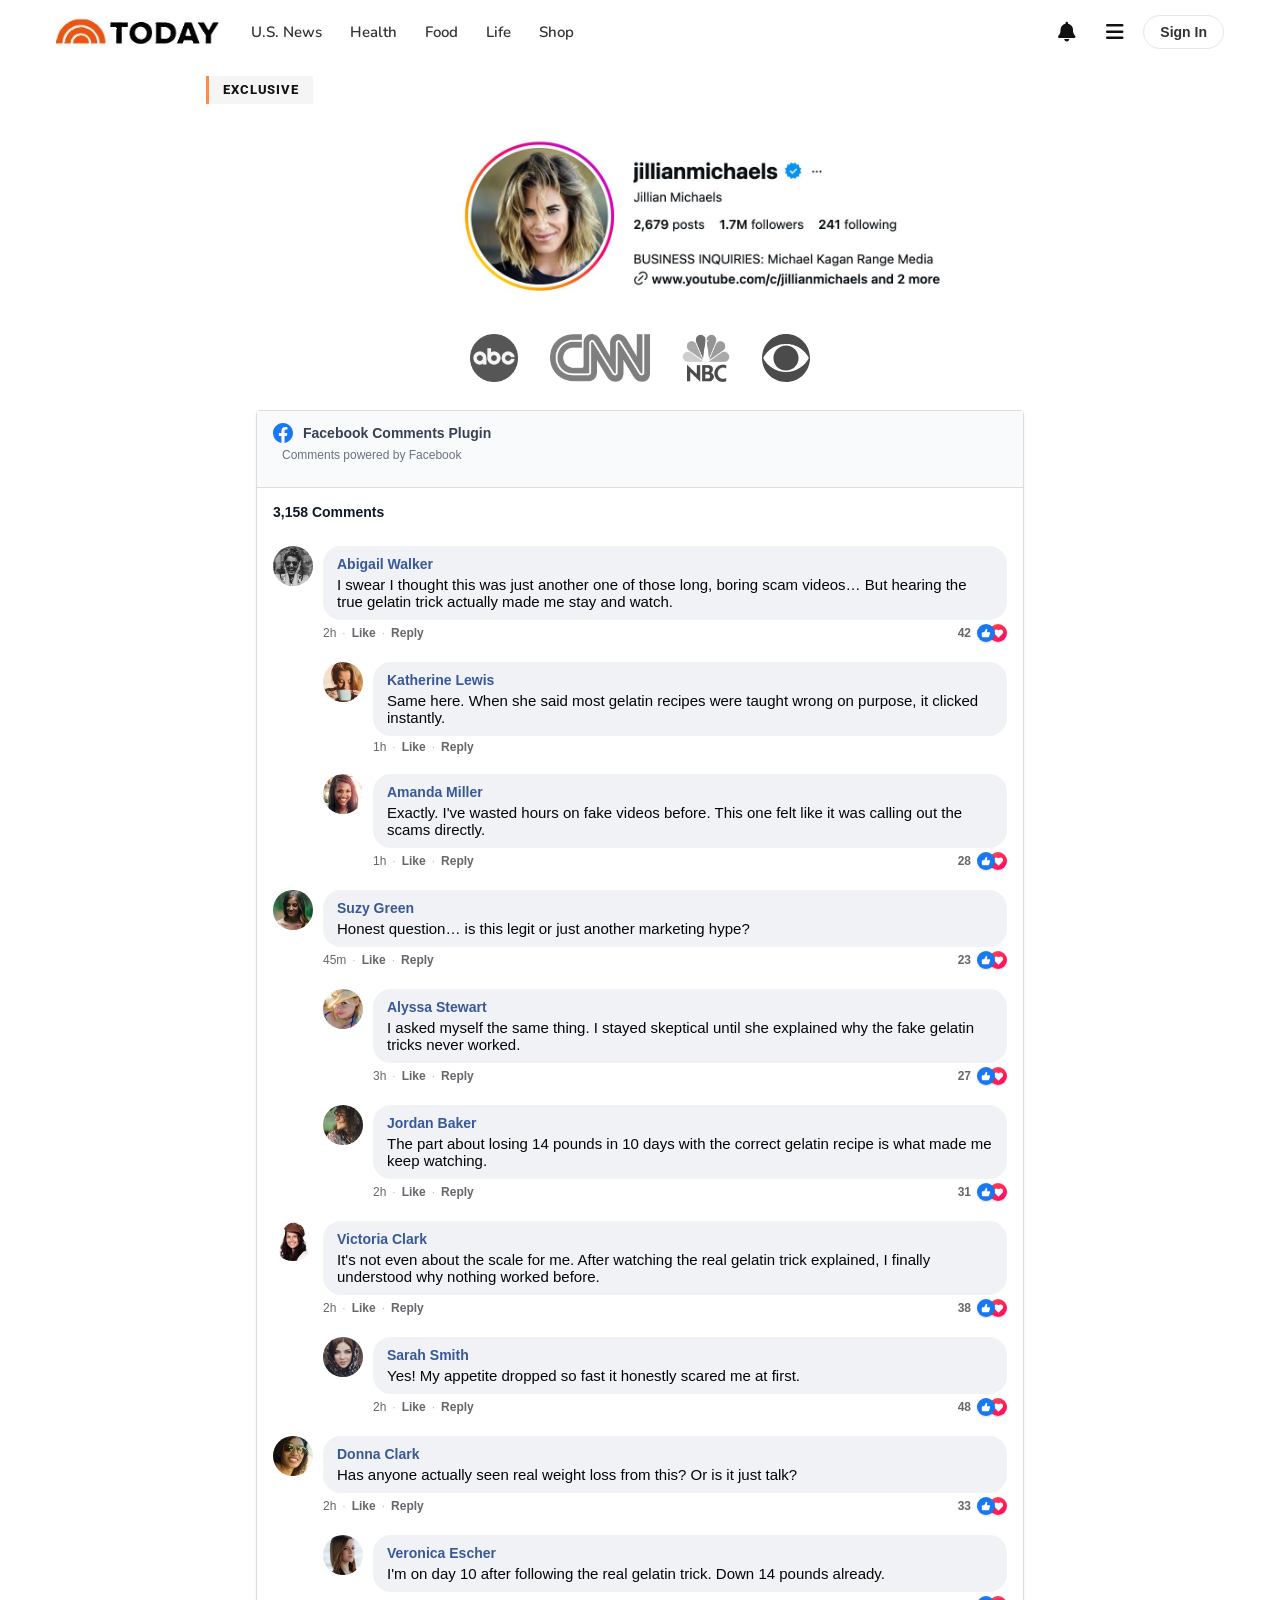
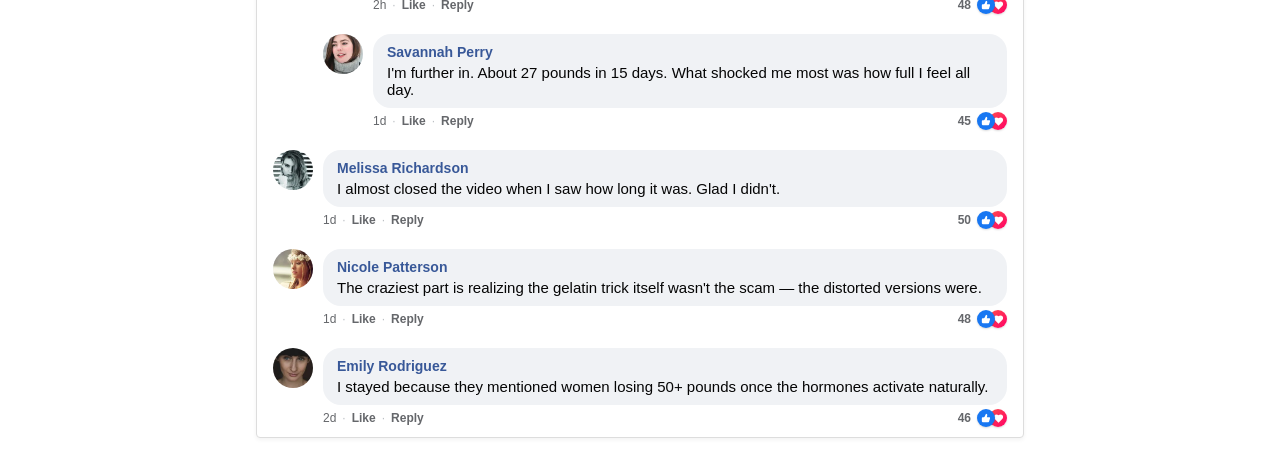
<file: modelotodayml4/index.html>
<!DOCTYPE html>
<html lang="en">

<head>
  <meta charset="utf-8">
  <meta name="viewport" content="width=device-width, initial-scale=1">
  <title>TODAY Health</title>
  <link rel="icon" href="images/favicon.ico">

  <link rel="preconnect" href="https://fonts.googleapis.com/">
  <link rel="preconnect" href="https://fonts.gstatic.com/" crossorigin="">
  <link href="https://fonts.googleapis.com/css2?family=Roboto:wght@400;500;700;900&family=Nunito:wght@400;600;700&family=Inter:wght@300;400;600;700;800;900&family=Playfair+Display:ital,wght@0,700;1,400;1,600&family=Montserrat:wght@400;500;600;700;800&family=Oswald:wght@400;500;600;700&display=swap"
    rel="stylesheet">
  <link rel="stylesheet" href="https://cdnjs.cloudflare.com/ajax/libs/font-awesome/6.5.2/css/all.min.css">

  <link rel="stylesheet" href="css/style.css">
  <link rel="stylesheet" href="css/potes.css">

  <script>!function(i,n){i._plt=i._plt||(n&&n.timeOrigin?n.timeOrigin+n.now():Date.now())}(window,performance);</script>
  <link rel="preload"
    href="https://scripts.converteai.net/ee23f5b0-45e7-4e27-a038-209fb03d31cc/players/69ee5935634564adcf561577/v4/player.js"
    as="script">
  <link rel="preload" href="https://scripts.converteai.net/lib/js/smartplayer-wc/v4/smartplayer.js" as="script">
  <link rel="dns-prefetch" href="https://m3u8.vturb.net">
  <link rel="dns-prefetch" href="https://scripts.converteai.net">
  <link rel="dns-prefetch" href="https://images.converteai.net">
  <link rel="dns-prefetch" href="https://api.vturb.com.br">

  <!-- Red Track tracking -->
<script type="text/javascript" src="https://lp.naturalglp1s.online/track.js?rtkcmpid=69e3823dd0429927ea8acfda"></script>
</head>

<body>

  <!-- === TODAY HEADER === -->
  <header class="today-header">
    <div class="today-header-top">
      <div class="today-header-left">
        <a href="#" class="today-logo">
          <img src="today.webp" alt="TODAY" class="today-logo-img">
        </a>
        <nav class="today-nav-desktop">
          <span>U.S. News</span>
          <span>Health</span>
          <span>Food</span>
          <span>Life</span>
          <span>Shop</span>
        </nav>
      </div>
      <div class="today-header-right">
        <button class="today-icon-btn" aria-label="Notifications">
          <i class="fa-solid fa-bell"></i>
        </button>
        <button class="today-icon-btn" aria-label="Menu">
          <i class="fa-solid fa-bars"></i>
        </button>
        <button class="today-signin-btn">Sign In</button>
      </div>
    </div>
    <nav class="today-sub-nav">
      <ul class="today-sub-nav-list">
        <li><span>ON THE SHOW</span></li>
        <li><span class="nav-divider"></span></li>
        <li><span>SHOP</span></li>
        <li><span class="nav-divider"></span></li>
        <li><span>HEALTH</span></li>
        <li><span class="nav-divider"></span></li>
        <li><span>START TODAY</span></li>
      </ul>
    </nav>
  </header>

  <!-- === EXCLUSIVE BADGE === -->
  <div class="today-exclusive">
    <span class="exclusive-badge">EXCLUSIVE</span>
  </div>

  <main>
    <!-- === HERO IMAGE === -->
    <div class="hero-img-wrap">
      <img src="images/jill.jpeg" alt="" class="hero-img">
    </div>

    <!-- === VIDEO === -->
    <section style="max-width: 900px; margin: 0 auto;">
      <vturb-smartplayer id="vid-69ee5935634564adcf561577"
        style="display: block; margin: 0 auto; width: 100%;"></vturb-smartplayer>
      <script type="text/javascript"> var s = document.createElement("script"); s.src = "https://scripts.converteai.net/ee23f5b0-45e7-4e27-a038-209fb03d31cc/players/69ee5935634564adcf561577/v4/player.js", s.async = !0, document.head.appendChild(s); </script>
    </section>

    <!-- === BOTTLES (hidden until delay) === -->
    <div class="invisible">
      <section id="Order" class="potes-section">
        <div class="container">
          <div class="potes-div">
            <div class="shipping-div">
              <div class="shipping-part1"><img src="images/ship-icon.webp" loading="lazy" alt=""></div>
              <div class="shipping-part1-copy">
                <h4>Enjoy FREE SHIPPING on 3 and 6-Bottle Orders!</h4>
                <p>*For long-term results, we recommend choosing the 6 bottle option</p>
              </div>
            </div>
            <div class="potes-grid">

              <!-- BASIC -->
              <a href="https://lp.naturalglp1s.online/click/1" class="potes-holder-div">
                <div class="potes-tittle-div">
                  <h4 class="potes-tittle">BASIC</h4>
                </div>
                <div class="potes-content-div">
                  <div class="potes-part1">
                    <div class="potes-tittle-content-div">
                      <h1 class="potes-quantity-tittle">1 BOTTLE</h1>
                      <h4 class="potes-days-tittle">30 Day Supply</h4>
                    </div>
                    <img loading="lazy" src="images/produto-1.png" alt="" class="pote">
                  </div>
                  <div class="potes-part2">
                    <div class="potes-price-div">
                      <h1 class="potes-price">$89</h1>
                    </div>
                    <div class="potes-button-holder">
                      <div class="button">
                        <h2 class="button-text">BUY NOW</h2>
                        <div class="cart">
                          <svg viewBox="0 0 23 23" fill="none" xmlns="http://www.w3.org/2000/svg">
                            <path d="M6.5 21.5C7.05228 21.5 7.5 21.0523 7.5 20.5C7.5 19.9477 7.05228 19.5 6.5 19.5C5.94772 19.5 5.5 19.9477 5.5 20.5C5.5 21.0523 5.94772 21.5 6.5 21.5Z" stroke="white" stroke-width="2" stroke-linecap="round" stroke-linejoin="round"></path>
                            <path d="M18.5 21.5C19.0523 21.5 19.5 21.0523 19.5 20.5C19.5 19.9477 19.0523 19.5 18.5 19.5C17.9477 19.5 17.5 19.9477 17.5 20.5C17.5 21.0523 17.9477 21.5 18.5 21.5Z" stroke="white" stroke-width="2" stroke-linecap="round" stroke-linejoin="round"></path>
                            <path d="M9.5 2.5L10.5 12.5" stroke="white"></path>
                            <path d="M15.5 3.5L16.5 12.5" stroke="white"></path>
                            <path d="M5.5 7.5L21.5 8" stroke="white"></path>
                            <path d="M0.5 0.5H2.5L4.5 1.5L5.5 12.5M5.5 12.5C5.59144 12.9604 4.13436 17.7057 4.5 18M5.5 12.5C5.9693 12.509 19.5 12.5 19.5 12.5C19.5 12.5 21.5 12.5 21.5 12L22 4L4.70015 2.5M5.5 12.5L4.5 18M4.5 18C4.86564 18.2943 19.5307 18.009 20 18H4.5Z" stroke="white" stroke-linecap="round" stroke-linejoin="round"></path>
                          </svg>
                        </div>
                      </div>
                      <img loading="lazy" src="https://cdn.prod.website-files.com/699fd682f65e11d03d3c0a3c/699fd682f65e11d03d3c0a4c_cards.png" alt="">
                    </div>
                  </div>
                </div>
              </a>

              <!-- MOST POPULAR -->
              <a href="https://lp.naturalglp1s.online/click/3" class="potes-holder-div potes-6">
                <div class="potes-tittle-div potes-6">
                  <h4 class="potes-tittle">MOST POPULAR</h4>
                </div>
                <div class="potes-content-div">
                  <div class="potes-part1">
                    <div class="potes-tittle-content-div">
                      <h1 class="potes-quantity-tittle">3+3 BOTTLES</h1>
                      <h4 class="potes-days-tittle">180 Day Supply</h4>
                    </div>
                    <img loading="lazy" src="images/produto-6.png" alt="" class="pote float">
                  </div>
                  <div class="potes-part2">
                    <div class="potes-price-div">
                      <h1 class="potes-price">$294</h1>
                      <h5 class="potes-price-sub">($49 per bottle)</h5>
                    </div>
                    <div class="potes-bonus-div">
                      <div class="potes-bonus-list">
                        <div class="check-icon">
                          <svg viewBox="0 0 65 65" xmlns="http://www.w3.org/2000/svg">
                            <path fill="#081b0d" d="M20.7894 2.72385C14.3134 4.83706 4.53329 15.0069 2.55083 21.6107C-3.00005 40.6296 6.78007 58.7239 25.0187 63.0824C48.1473 68.6296 68.6327 48.1579 63.0818 25.0446C58.7204 6.68612 39.821 -3.21956 20.7894 2.72385ZM53.1696 15.0069C55.0198 16.1956 56.4736 17.9126 56.4736 18.8371C56.4736 21.4786 31.4947 53.8371 29.3801 53.8371C26.4725 53.8371 8.89469 40.3654 8.89469 38.1201C8.89469 35.8748 12.7274 31.3843 14.4456 31.3843C15.2386 31.3843 18.4105 33.2333 21.5824 35.6107C24.7543 37.856 27.5298 39.4409 27.7941 39.1767C35.0631 28.7428 47.6187 12.8937 48.676 12.8937C49.3368 12.8937 51.4514 13.8182 53.1696 15.0069Z"></path>
                            <path fill="#081b0d" d="M65 32.5C65 50.4493 50.4493 65 32.5 65C14.5507 65 0 50.4493 0 32.5C0 14.5507 14.5507 0 32.5 0C50.4493 0 65 14.5507 65 32.5ZM2.41516 32.5C2.41516 49.1154 15.8846 62.5848 32.5 62.5848C49.1154 62.5848 62.5848 49.1154 62.5848 32.5C62.5848 15.8846 49.1154 2.41516 32.5 2.41516C15.8846 2.41516 2.41516 15.8846 2.41516 32.5Z"></path>
                          </svg>
                        </div>
                        <h6 class="potes-bonus-text">Rewell.ai</h6>
                      </div>
                      <div class="potes-bonus-list">
                        <div class="check-icon">
                          <svg viewBox="0 0 65 65" xmlns="http://www.w3.org/2000/svg">
                            <path fill="#081b0d" d="M20.7894 2.72385C14.3134 4.83706 4.53329 15.0069 2.55083 21.6107C-3.00005 40.6296 6.78007 58.7239 25.0187 63.0824C48.1473 68.6296 68.6327 48.1579 63.0818 25.0446C58.7204 6.68612 39.821 -3.21956 20.7894 2.72385ZM53.1696 15.0069C55.0198 16.1956 56.4736 17.9126 56.4736 18.8371C56.4736 21.4786 31.4947 53.8371 29.3801 53.8371C26.4725 53.8371 8.89469 40.3654 8.89469 38.1201C8.89469 35.8748 12.7274 31.3843 14.4456 31.3843C15.2386 31.3843 18.4105 33.2333 21.5824 35.6107C24.7543 37.856 27.5298 39.4409 27.7941 39.1767C35.0631 28.7428 47.6187 12.8937 48.676 12.8937C49.3368 12.8937 51.4514 13.8182 53.1696 15.0069Z"></path>
                            <path fill="#081b0d" d="M65 32.5C65 50.4493 50.4493 65 32.5 65C14.5507 65 0 50.4493 0 32.5C0 14.5507 14.5507 0 32.5 0C50.4493 0 65 14.5507 65 32.5ZM2.41516 32.5C2.41516 49.1154 15.8846 62.5848 32.5 62.5848C49.1154 62.5848 62.5848 49.1154 62.5848 32.5C62.5848 15.8846 49.1154 2.41516 32.5 2.41516C15.8846 2.41516 2.41516 15.8846 2.41516 32.5Z"></path>
                          </svg>
                        </div>
                        <h6 class="potes-bonus-text">Wild Libido</h6>
                      </div>
                      <div class="potes-bonus-list">
                        <div class="check-icon">
                          <svg viewBox="0 0 65 65" xmlns="http://www.w3.org/2000/svg">
                            <path fill="#081b0d" d="M20.7894 2.72385C14.3134 4.83706 4.53329 15.0069 2.55083 21.6107C-3.00005 40.6296 6.78007 58.7239 25.0187 63.0824C48.1473 68.6296 68.6327 48.1579 63.0818 25.0446C58.7204 6.68612 39.821 -3.21956 20.7894 2.72385ZM53.1696 15.0069C55.0198 16.1956 56.4736 17.9126 56.4736 18.8371C56.4736 21.4786 31.4947 53.8371 29.3801 53.8371C26.4725 53.8371 8.89469 40.3654 8.89469 38.1201C8.89469 35.8748 12.7274 31.3843 14.4456 31.3843C15.2386 31.3843 18.4105 33.2333 21.5824 35.6107C24.7543 37.856 27.5298 39.4409 27.7941 39.1767C35.0631 28.7428 47.6187 12.8937 48.676 12.8937C49.3368 12.8937 51.4514 13.8182 53.1696 15.0069Z"></path>
                            <path fill="#081b0d" d="M65 32.5C65 50.4493 50.4493 65 32.5 65C14.5507 65 0 50.4493 0 32.5C0 14.5507 14.5507 0 32.5 0C50.4493 0 65 14.5507 65 32.5ZM2.41516 32.5C2.41516 49.1154 15.8846 62.5848 32.5 62.5848C49.1154 62.5848 62.5848 49.1154 62.5848 32.5C62.5848 15.8846 49.1154 2.41516 32.5 2.41516C15.8846 2.41516 2.41516 15.8846 2.41516 32.5Z"></path>
                          </svg>
                        </div>
                        <h6 class="potes-bonus-text">Zero Sagging</h6>
                      </div>
                      <div class="potes-bonus-list">
                        <div class="check-icon">
                          <svg viewBox="0 0 65 65" xmlns="http://www.w3.org/2000/svg">
                            <path fill="#081b0d" d="M20.7894 2.72385C14.3134 4.83706 4.53329 15.0069 2.55083 21.6107C-3.00005 40.6296 6.78007 58.7239 25.0187 63.0824C48.1473 68.6296 68.6327 48.1579 63.0818 25.0446C58.7204 6.68612 39.821 -3.21956 20.7894 2.72385ZM53.1696 15.0069C55.0198 16.1956 56.4736 17.9126 56.4736 18.8371C56.4736 21.4786 31.4947 53.8371 29.3801 53.8371C26.4725 53.8371 8.89469 40.3654 8.89469 38.1201C8.89469 35.8748 12.7274 31.3843 14.4456 31.3843C15.2386 31.3843 18.4105 33.2333 21.5824 35.6107C24.7543 37.856 27.5298 39.4409 27.7941 39.1767C35.0631 28.7428 47.6187 12.8937 48.676 12.8937C49.3368 12.8937 51.4514 13.8182 53.1696 15.0069Z"></path>
                            <path fill="#081b0d" d="M65 32.5C65 50.4493 50.4493 65 32.5 65C14.5507 65 0 50.4493 0 32.5C0 14.5507 14.5507 0 32.5 0C50.4493 0 65 14.5507 65 32.5ZM2.41516 32.5C2.41516 49.1154 15.8846 62.5848 32.5 62.5848C49.1154 62.5848 62.5848 49.1154 62.5848 32.5C62.5848 15.8846 49.1154 2.41516 32.5 2.41516C15.8846 2.41516 2.41516 15.8846 2.41516 32.5Z"></path>
                          </svg>
                        </div>
                        <h6 class="potes-bonus-text">24-Hour Gut Detox</h6>
                      </div>
                      <div class="potes-bonus-list">
                        <div class="check-icon">
                          <svg viewBox="0 0 65 65" xmlns="http://www.w3.org/2000/svg">
                            <path fill="#ff0005" d="M20.7894 2.72385C14.3134 4.83706 4.53329 15.0069 2.55083 21.6107C-3.00005 40.6296 6.78007 58.7239 25.0187 63.0824C48.1473 68.6296 68.6327 48.1579 63.0818 25.0446C58.7204 6.68612 39.821 -3.21956 20.7894 2.72385ZM53.1696 15.0069C55.0198 16.1956 56.4736 17.9126 56.4736 18.8371C56.4736 21.4786 31.4947 53.8371 29.3801 53.8371C26.4725 53.8371 8.89469 40.3654 8.89469 38.1201C8.89469 35.8748 12.7274 31.3843 14.4456 31.3843C15.2386 31.3843 18.4105 33.2333 21.5824 35.6107C24.7543 37.856 27.5298 39.4409 27.7941 39.1767C35.0631 28.7428 47.6187 12.8937 48.676 12.8937C49.3368 12.8937 51.4514 13.8182 53.1696 15.0069Z"></path>
                            <path fill="#ff0005" d="M65 32.5C65 50.4493 50.4493 65 32.5 65C14.5507 65 0 50.4493 0 32.5C0 14.5507 14.5507 0 32.5 0C50.4493 0 65 14.5507 65 32.5ZM2.41516 32.5C2.41516 49.1154 15.8846 62.5848 32.5 62.5848C49.1154 62.5848 62.5848 49.1154 62.5848 32.5C62.5848 15.8846 49.1154 2.41516 32.5 2.41516C15.8846 2.41516 2.41516 15.8846 2.41516 32.5Z"></path>
                          </svg>
                        </div>
                        <h6 class="potes-bonus-text red">FREE US SHIPPING!</h6>
                      </div>
                    </div>
                    <div class="potes-button-holder">
                      <div class="button">
                        <h2 class="button-text">BUY NOW</h2>
                        <div class="cart">
                          <svg viewBox="0 0 23 23" fill="none" xmlns="http://www.w3.org/2000/svg">
                            <path d="M6.5 21.5C7.05228 21.5 7.5 21.0523 7.5 20.5C7.5 19.9477 7.05228 19.5 6.5 19.5C5.94772 19.5 5.5 19.9477 5.5 20.5C5.5 21.0523 5.94772 21.5 6.5 21.5Z" stroke="white" stroke-width="2" stroke-linecap="round" stroke-linejoin="round"></path>
                            <path d="M18.5 21.5C19.0523 21.5 19.5 21.0523 19.5 20.5C19.5 19.9477 19.0523 19.5 18.5 19.5C17.9477 19.5 17.5 19.9477 17.5 20.5C17.5 21.0523 17.9477 21.5 18.5 21.5Z" stroke="white" stroke-width="2" stroke-linecap="round" stroke-linejoin="round"></path>
                            <path d="M9.5 2.5L10.5 12.5" stroke="white"></path>
                            <path d="M15.5 3.5L16.5 12.5" stroke="white"></path>
                            <path d="M5.5 7.5L21.5 8" stroke="white"></path>
                            <path d="M0.5 0.5H2.5L4.5 1.5L5.5 12.5M5.5 12.5C5.59144 12.9604 4.13436 17.7057 4.5 18M5.5 12.5C5.9693 12.509 19.5 12.5 19.5 12.5C19.5 12.5 21.5 12.5 21.5 12L22 4L4.70015 2.5M5.5 12.5L4.5 18M4.5 18C4.86564 18.2943 19.5307 18.009 20 18H4.5Z" stroke="white" stroke-linecap="round" stroke-linejoin="round"></path>
                          </svg>
                        </div>
                      </div>
                      <img loading="lazy" src="https://cdn.prod.website-files.com/699fd682f65e11d03d3c0a3c/699fd682f65e11d03d3c0a69_hand-cursor.png" alt="" class="hand float-diagonal">
                      <img loading="lazy" src="https://cdn.prod.website-files.com/69309c43e897553004d30d07/69309c43e897553004d30d12_cards.png" alt="">
                    </div>
                  </div>
                </div>
              </a>

              <!-- BUNDLE -->
              <a href="https://lp.naturalglp1s.online/click/2" class="potes-holder-div">
                <div class="potes-tittle-div">
                  <h4 class="potes-tittle">BUNDLE</h4>
                </div>
                <div class="potes-content-div">
                  <div class="potes-part1">
                    <div class="potes-tittle-content-div">
                      <h1 class="potes-quantity-tittle">2+1 BOTTLES</h1>
                      <h4 class="potes-days-tittle">90 Day Supply</h4>
                    </div>
                    <img loading="lazy" src="images/produto-3.png" alt="" class="pote">
                  </div>
                  <div class="potes-part2">
                    <div class="potes-price-div">
                      <h1 class="potes-price">$177</h1>
                      <h5 class="potes-price-sub">($59 per bottle)</h5>
                    </div>
                    <div class="potes-button-holder">
                      <div class="button">
                        <h2 class="button-text">BUY NOW</h2>
                        <div class="cart">
                          <svg viewBox="0 0 23 23" fill="none" xmlns="http://www.w3.org/2000/svg">
                            <path d="M6.5 21.5C7.05228 21.5 7.5 21.0523 7.5 20.5C7.5 19.9477 7.05228 19.5 6.5 19.5C5.94772 19.5 5.5 19.9477 5.5 20.5C5.5 21.0523 5.94772 21.5 6.5 21.5Z" stroke="white" stroke-width="2" stroke-linecap="round" stroke-linejoin="round"></path>
                            <path d="M18.5 21.5C19.0523 21.5 19.5 21.0523 19.5 20.5C19.5 19.9477 19.0523 19.5 18.5 19.5C17.9477 19.5 17.5 19.9477 17.5 20.5C17.5 21.0523 17.9477 21.5 18.5 21.5Z" stroke="white" stroke-width="2" stroke-linecap="round" stroke-linejoin="round"></path>
                            <path d="M9.5 2.5L10.5 12.5" stroke="white"></path>
                            <path d="M15.5 3.5L16.5 12.5" stroke="white"></path>
                            <path d="M5.5 7.5L21.5 8" stroke="white"></path>
                            <path d="M0.5 0.5H2.5L4.5 1.5L5.5 12.5M5.5 12.5C5.59144 12.9604 4.13436 17.7057 4.5 18M5.5 12.5C5.9693 12.509 19.5 12.5 19.5 12.5C19.5 12.5 21.5 12.5 21.5 12L22 4L4.70015 2.5M5.5 12.5L4.5 18M4.5 18C4.86564 18.2943 19.5307 18.009 20 18H4.5Z" stroke="white" stroke-linecap="round" stroke-linejoin="round"></path>
                          </svg>
                        </div>
                      </div>
                      <img loading="lazy" src="https://cdn.prod.website-files.com/699fd682f65e11d03d3c0a3c/699fd682f65e11d03d3c0a4c_cards.png" alt="">
                    </div>
                  </div>
                </div>
              </a>

            </div>
          </div>
        </div>
      </section>
    </div>

    <div class="smartplayer-scroll-event"></div>

    <!-- === MEDIA LOGOS === -->
    <section class="media-logos">
      <ul class="media-logos__list">
        <li class="media-logos__item">
          <img src="images/abc_logo.webp" alt="ABC News logo">
        </li>
        <li class="media-logos__item">
          <img src="images/cnn_logo.webp" alt="CNN logo">
        </li>
        <li class="media-logos__item">
          <img src="images/nbc_logo.webp" alt="NBC logo">
        </li>
        <li class="media-logos__item">
          <img src="images/cbs_logo.svg" alt="CBS logo">
        </li>
      </ul>
    </section>

    <!-- === FB COMMENTS === -->
    <div class="init-comments">
      <div class="comments-box">

        <div class="main-head-facebook">
          <div class="flex" style="border-width: 0; border-style: solid; border-color: #e5e7eb;">
            <svg class="w-5" viewBox="0 0 24 24" fill="#1877f2">
              <path d="M24 12.073c0-6.627-5.373-12-12-12s-12 5.373-12 12c0 5.99 4.388 10.954 10.125 11.854v-8.385H7.078v-3.47h3.047V9.43c0-3.007 1.792-4.669 4.533-4.669 1.312 0 2.686.235 2.686.235v2.953H15.83c-1.491 0-1.956.925-1.956 1.874v2.25h3.328l-.532 3.47h-2.796v8.385C19.612 23.027 24 18.062 24 12.073z"></path>
            </svg><span class="text-sm">Facebook Comments Plugin</span>
          </div>
          <p class="text-xs">Comments powered by Facebook</p>
        </div>

        <div class="comment-count">3,158 Comments</div>

        <!-- COMMENT -->
        <div class="comment">
          <img class="avatar" src="images/main_01.webp" alt="">
          <div class="content">
            <div class="bubble">
              <div class="name">Abigail Walker</div>
              <div class="text">I swear I thought this was just another one of those long, boring scam videos… But hearing the true gelatin trick actually made me stay and watch.</div>
            </div>
            <div class="actions">
              <span class="time">2h</span><span class="dot">&middot;</span>
              <button class="action-btn">Like</button><span class="dot">&middot;</span>
              <button class="action-btn">Reply</button>
              <div class="reactions">
                <span class="reaction-count">42</span>
                <div class="reaction-icons">
                  <div class="reaction like"><svg viewBox="0 0 24 24" width="10" height="10" fill="white"><path d="M7 10v12"></path><path d="M15 5.88 14 10h5.83a2 2 0 0 1 1.92 2.56l-2.33 8A2 2 0 0 1 17.5 22H4a2 2 0 0 1-2-2v-8a2 2 0 0 1 2-2h2.76a2 2 0 0 0 1.79-1.11L12 2a3.13 3.13 0 0 1 3 3.88Z"></path></svg></div>
                  <div class="reaction love"><svg viewBox="0 0 24 24" width="11" height="11" fill="white"><path d="M19 14c1.49-1.46 3-3.21 3-5.5A5.5 5.5 0 0 0 16.5 3c-1.76 0-3 .5-4.5 2-1.5-1.5-2.74-2-4.5-2A5.5 5.5 0 0 0 2 8.5c0 2.3 1.5 4.05 3 5.5l7 7Z"></path></svg></div>
                </div>
              </div>
            </div>
          </div>
        </div>

        <!-- REPLY -->
        <div class="comment reply">
          <img class="avatar" src="images/main_02.webp" alt="">
          <div class="content">
            <div class="bubble">
              <div class="name">Katherine Lewis</div>
              <div class="text">Same here. When she said most gelatin recipes were taught wrong on purpose, it clicked instantly.</div>
            </div>
            <div class="actions">
              <span class="time">1h</span><span class="dot">&middot;</span>
              <button class="action-btn">Like</button><span class="dot">&middot;</span>
              <button class="action-btn">Reply</button>
            </div>
          </div>
        </div>

        <!-- REPLY -->
        <div class="comment reply">
          <img class="avatar" src="images/main_03.webp" alt="">
          <div class="content">
            <div class="bubble">
              <div class="name">Amanda Miller</div>
              <div class="text">Exactly. I've wasted hours on fake videos before. This one felt like it was calling out the scams directly.</div>
            </div>
            <div class="actions">
              <span class="time">1h</span><span class="dot">&middot;</span>
              <button class="action-btn">Like</button><span class="dot">&middot;</span>
              <button class="action-btn">Reply</button>
              <div class="reactions">
                <span class="reaction-count">28</span>
                <div class="reaction-icons">
                  <div class="reaction like"><svg viewBox="0 0 24 24" width="10" height="10" fill="white"><path d="M7 10v12"></path><path d="M15 5.88 14 10h5.83a2 2 0 0 1 1.92 2.56l-2.33 8A2 2 0 0 1 17.5 22H4a2 2 0 0 1-2-2v-8a2 2 0 0 1 2-2h2.76a2 2 0 0 0 1.79-1.11L12 2a3.13 3.13 0 0 1 3 3.88Z"></path></svg></div>
                  <div class="reaction love"><svg viewBox="0 0 24 24" width="11" height="11" fill="white"><path d="M19 14c1.49-1.46 3-3.21 3-5.5A5.5 5.5 0 0 0 16.5 3c-1.76 0-3 .5-4.5 2-1.5-1.5-2.74-2-4.5-2A5.5 5.5 0 0 0 2 8.5c0 2.3 1.5 4.05 3 5.5l7 7Z"></path></svg></div>
                </div>
              </div>
            </div>
          </div>
        </div>

        <!-- COMMENT -->
        <div class="comment">
          <img class="avatar" src="images/main_04.webp" alt="">
          <div class="content">
            <div class="bubble">
              <div class="name">Suzy Green</div>
              <div class="text">Honest question… is this legit or just another marketing hype?</div>
            </div>
            <div class="actions">
              <span class="time">45m</span><span class="dot">&middot;</span>
              <button class="action-btn">Like</button><span class="dot">&middot;</span>
              <button class="action-btn">Reply</button>
              <div class="reactions">
                <span class="reaction-count">23</span>
                <div class="reaction-icons">
                  <div class="reaction like"><svg viewBox="0 0 24 24" width="10" height="10" fill="white"><path d="M7 10v12"></path><path d="M15 5.88 14 10h5.83a2 2 0 0 1 1.92 2.56l-2.33 8A2 2 0 0 1 17.5 22H4a2 2 0 0 1-2-2v-8a2 2 0 0 1 2-2h2.76a2 2 0 0 0 1.79-1.11L12 2a3.13 3.13 0 0 1 3 3.88Z"></path></svg></div>
                  <div class="reaction love"><svg viewBox="0 0 24 24" width="11" height="11" fill="white"><path d="M19 14c1.49-1.46 3-3.21 3-5.5A5.5 5.5 0 0 0 16.5 3c-1.76 0-3 .5-4.5 2-1.5-1.5-2.74-2-4.5-2A5.5 5.5 0 0 0 2 8.5c0 2.3 1.5 4.05 3 5.5l7 7Z"></path></svg></div>
                </div>
              </div>
            </div>
          </div>
        </div>

        <!-- REPLY -->
        <div class="comment reply">
          <img class="avatar" src="images/main_05.webp" alt="">
          <div class="content">
            <div class="bubble">
              <div class="name">Alyssa Stewart</div>
              <div class="text">I asked myself the same thing. I stayed skeptical until she explained why the fake gelatin tricks never worked.</div>
            </div>
            <div class="actions">
              <span class="time">3h</span><span class="dot">&middot;</span>
              <button class="action-btn">Like</button><span class="dot">&middot;</span>
              <button class="action-btn">Reply</button>
              <div class="reactions">
                <span class="reaction-count">27</span>
                <div class="reaction-icons">
                  <div class="reaction like"><svg viewBox="0 0 24 24" width="10" height="10" fill="white"><path d="M7 10v12"></path><path d="M15 5.88 14 10h5.83a2 2 0 0 1 1.92 2.56l-2.33 8A2 2 0 0 1 17.5 22H4a2 2 0 0 1-2-2v-8a2 2 0 0 1 2-2h2.76a2 2 0 0 0 1.79-1.11L12 2a3.13 3.13 0 0 1 3 3.88Z"></path></svg></div>
                  <div class="reaction love"><svg viewBox="0 0 24 24" width="11" height="11" fill="white"><path d="M19 14c1.49-1.46 3-3.21 3-5.5A5.5 5.5 0 0 0 16.5 3c-1.76 0-3 .5-4.5 2-1.5-1.5-2.74-2-4.5-2A5.5 5.5 0 0 0 2 8.5c0 2.3 1.5 4.05 3 5.5l7 7Z"></path></svg></div>
                </div>
              </div>
            </div>
          </div>
        </div>

        <!-- REPLY -->
        <div class="comment reply">
          <img class="avatar" src="images/main_06.webp" alt="">
          <div class="content">
            <div class="bubble">
              <div class="name">Jordan Baker</div>
              <div class="text">The part about losing 14 pounds in 10 days with the correct gelatin recipe is what made me keep watching.</div>
            </div>
            <div class="actions">
              <span class="time">2h</span><span class="dot">&middot;</span>
              <button class="action-btn">Like</button><span class="dot">&middot;</span>
              <button class="action-btn">Reply</button>
              <div class="reactions">
                <span class="reaction-count">31</span>
                <div class="reaction-icons">
                  <div class="reaction like"><svg viewBox="0 0 24 24" width="10" height="10" fill="white"><path d="M7 10v12"></path><path d="M15 5.88 14 10h5.83a2 2 0 0 1 1.92 2.56l-2.33 8A2 2 0 0 1 17.5 22H4a2 2 0 0 1-2-2v-8a2 2 0 0 1 2-2h2.76a2 2 0 0 0 1.79-1.11L12 2a3.13 3.13 0 0 1 3 3.88Z"></path></svg></div>
                  <div class="reaction love"><svg viewBox="0 0 24 24" width="11" height="11" fill="white"><path d="M19 14c1.49-1.46 3-3.21 3-5.5A5.5 5.5 0 0 0 16.5 3c-1.76 0-3 .5-4.5 2-1.5-1.5-2.74-2-4.5-2A5.5 5.5 0 0 0 2 8.5c0 2.3 1.5 4.05 3 5.5l7 7Z"></path></svg></div>
                </div>
              </div>
            </div>
          </div>
        </div>

        <!-- COMMENT -->
        <div class="comment">
          <img class="avatar" src="images/main_07.webp" alt="">
          <div class="content">
            <div class="bubble">
              <div class="name">Victoria Clark</div>
              <div class="text">It's not even about the scale for me. After watching the real gelatin trick explained, I finally understood why nothing worked before.</div>
            </div>
            <div class="actions">
              <span class="time">2h</span><span class="dot">&middot;</span>
              <button class="action-btn">Like</button><span class="dot">&middot;</span>
              <button class="action-btn">Reply</button>
              <div class="reactions">
                <span class="reaction-count">38</span>
                <div class="reaction-icons">
                  <div class="reaction like"><svg viewBox="0 0 24 24" width="10" height="10" fill="white"><path d="M7 10v12"></path><path d="M15 5.88 14 10h5.83a2 2 0 0 1 1.92 2.56l-2.33 8A2 2 0 0 1 17.5 22H4a2 2 0 0 1-2-2v-8a2 2 0 0 1 2-2h2.76a2 2 0 0 0 1.79-1.11L12 2a3.13 3.13 0 0 1 3 3.88Z"></path></svg></div>
                  <div class="reaction love"><svg viewBox="0 0 24 24" width="11" height="11" fill="white"><path d="M19 14c1.49-1.46 3-3.21 3-5.5A5.5 5.5 0 0 0 16.5 3c-1.76 0-3 .5-4.5 2-1.5-1.5-2.74-2-4.5-2A5.5 5.5 0 0 0 2 8.5c0 2.3 1.5 4.05 3 5.5l7 7Z"></path></svg></div>
                </div>
              </div>
            </div>
          </div>
        </div>

        <!-- REPLY -->
        <div class="comment reply">
          <img class="avatar" src="images/main_08.webp" alt="">
          <div class="content">
            <div class="bubble">
              <div class="name">Sarah Smith</div>
              <div class="text">Yes! My appetite dropped so fast it honestly scared me at first.</div>
            </div>
            <div class="actions">
              <span class="time">2h</span><span class="dot">&middot;</span>
              <button class="action-btn">Like</button><span class="dot">&middot;</span>
              <button class="action-btn">Reply</button>
              <div class="reactions">
                <span class="reaction-count">48</span>
                <div class="reaction-icons">
                  <div class="reaction like"><svg viewBox="0 0 24 24" width="10" height="10" fill="white"><path d="M7 10v12"></path><path d="M15 5.88 14 10h5.83a2 2 0 0 1 1.92 2.56l-2.33 8A2 2 0 0 1 17.5 22H4a2 2 0 0 1-2-2v-8a2 2 0 0 1 2-2h2.76a2 2 0 0 0 1.79-1.11L12 2a3.13 3.13 0 0 1 3 3.88Z"></path></svg></div>
                  <div class="reaction love"><svg viewBox="0 0 24 24" width="11" height="11" fill="white"><path d="M19 14c1.49-1.46 3-3.21 3-5.5A5.5 5.5 0 0 0 16.5 3c-1.76 0-3 .5-4.5 2-1.5-1.5-2.74-2-4.5-2A5.5 5.5 0 0 0 2 8.5c0 2.3 1.5 4.05 3 5.5l7 7Z"></path></svg></div>
                </div>
              </div>
            </div>
          </div>
        </div>

        <!-- COMMENT -->
        <div class="comment">
          <img class="avatar" src="images/main_09.webp" alt="">
          <div class="content">
            <div class="bubble">
              <div class="name">Donna Clark</div>
              <div class="text">Has anyone actually seen real weight loss from this? Or is it just talk?</div>
            </div>
            <div class="actions">
              <span class="time">2h</span><span class="dot">&middot;</span>
              <button class="action-btn">Like</button><span class="dot">&middot;</span>
              <button class="action-btn">Reply</button>
              <div class="reactions">
                <span class="reaction-count">33</span>
                <div class="reaction-icons">
                  <div class="reaction like"><svg viewBox="0 0 24 24" width="10" height="10" fill="white"><path d="M7 10v12"></path><path d="M15 5.88 14 10h5.83a2 2 0 0 1 1.92 2.56l-2.33 8A2 2 0 0 1 17.5 22H4a2 2 0 0 1-2-2v-8a2 2 0 0 1 2-2h2.76a2 2 0 0 0 1.79-1.11L12 2a3.13 3.13 0 0 1 3 3.88Z"></path></svg></div>
                  <div class="reaction love"><svg viewBox="0 0 24 24" width="11" height="11" fill="white"><path d="M19 14c1.49-1.46 3-3.21 3-5.5A5.5 5.5 0 0 0 16.5 3c-1.76 0-3 .5-4.5 2-1.5-1.5-2.74-2-4.5-2A5.5 5.5 0 0 0 2 8.5c0 2.3 1.5 4.05 3 5.5l7 7Z"></path></svg></div>
                </div>
              </div>
            </div>
          </div>
        </div>

        <!-- REPLY -->
        <div class="comment reply">
          <img class="avatar" src="images/main_10.webp" alt="">
          <div class="content">
            <div class="bubble">
              <div class="name">Veronica Escher</div>
              <div class="text">I'm on day 10 after following the real gelatin trick. Down 14 pounds already.</div>
            </div>
            <div class="actions">
              <span class="time">2h</span><span class="dot">&middot;</span>
              <button class="action-btn">Like</button><span class="dot">&middot;</span>
              <button class="action-btn">Reply</button>
              <div class="reactions">
                <span class="reaction-count">48</span>
                <div class="reaction-icons">
                  <div class="reaction like"><svg viewBox="0 0 24 24" width="10" height="10" fill="white"><path d="M7 10v12"></path><path d="M15 5.88 14 10h5.83a2 2 0 0 1 1.92 2.56l-2.33 8A2 2 0 0 1 17.5 22H4a2 2 0 0 1-2-2v-8a2 2 0 0 1 2-2h2.76a2 2 0 0 0 1.79-1.11L12 2a3.13 3.13 0 0 1 3 3.88Z"></path></svg></div>
                  <div class="reaction love"><svg viewBox="0 0 24 24" width="11" height="11" fill="white"><path d="M19 14c1.49-1.46 3-3.21 3-5.5A5.5 5.5 0 0 0 16.5 3c-1.76 0-3 .5-4.5 2-1.5-1.5-2.74-2-4.5-2A5.5 5.5 0 0 0 2 8.5c0 2.3 1.5 4.05 3 5.5l7 7Z"></path></svg></div>
                </div>
              </div>
            </div>
          </div>
        </div>

        <!-- REPLY -->
        <div class="comment reply">
          <img class="avatar" src="images/sub_01.webp" alt="">
          <div class="content">
            <div class="bubble">
              <div class="name">Savannah Perry</div>
              <div class="text">I'm further in. About 27 pounds in 15 days. What shocked me most was how full I feel all day.</div>
            </div>
            <div class="actions">
              <span class="time">1d</span><span class="dot">&middot;</span>
              <button class="action-btn">Like</button><span class="dot">&middot;</span>
              <button class="action-btn">Reply</button>
              <div class="reactions">
                <span class="reaction-count">45</span>
                <div class="reaction-icons">
                  <div class="reaction like"><svg viewBox="0 0 24 24" width="10" height="10" fill="white"><path d="M7 10v12"></path><path d="M15 5.88 14 10h5.83a2 2 0 0 1 1.92 2.56l-2.33 8A2 2 0 0 1 17.5 22H4a2 2 0 0 1-2-2v-8a2 2 0 0 1 2-2h2.76a2 2 0 0 0 1.79-1.11L12 2a3.13 3.13 0 0 1 3 3.88Z"></path></svg></div>
                  <div class="reaction love"><svg viewBox="0 0 24 24" width="11" height="11" fill="white"><path d="M19 14c1.49-1.46 3-3.21 3-5.5A5.5 5.5 0 0 0 16.5 3c-1.76 0-3 .5-4.5 2-1.5-1.5-2.74-2-4.5-2A5.5 5.5 0 0 0 2 8.5c0 2.3 1.5 4.05 3 5.5l7 7Z"></path></svg></div>
                </div>
              </div>
            </div>
          </div>
        </div>

        <!-- COMMENT -->
        <div class="comment">
          <img class="avatar" src="images/sub_02.webp" alt="">
          <div class="content">
            <div class="bubble">
              <div class="name">Melissa Richardson</div>
              <div class="text">I almost closed the video when I saw how long it was. Glad I didn't.</div>
            </div>
            <div class="actions">
              <span class="time">1d</span><span class="dot">&middot;</span>
              <button class="action-btn">Like</button><span class="dot">&middot;</span>
              <button class="action-btn">Reply</button>
              <div class="reactions">
                <span class="reaction-count">50</span>
                <div class="reaction-icons">
                  <div class="reaction like"><svg viewBox="0 0 24 24" width="10" height="10" fill="white"><path d="M7 10v12"></path><path d="M15 5.88 14 10h5.83a2 2 0 0 1 1.92 2.56l-2.33 8A2 2 0 0 1 17.5 22H4a2 2 0 0 1-2-2v-8a2 2 0 0 1 2-2h2.76a2 2 0 0 0 1.79-1.11L12 2a3.13 3.13 0 0 1 3 3.88Z"></path></svg></div>
                  <div class="reaction love"><svg viewBox="0 0 24 24" width="11" height="11" fill="white"><path d="M19 14c1.49-1.46 3-3.21 3-5.5A5.5 5.5 0 0 0 16.5 3c-1.76 0-3 .5-4.5 2-1.5-1.5-2.74-2-4.5-2A5.5 5.5 0 0 0 2 8.5c0 2.3 1.5 4.05 3 5.5l7 7Z"></path></svg></div>
                </div>
              </div>
            </div>
          </div>
        </div>

        <!-- COMMENT -->
        <div class="comment">
          <img class="avatar" src="images/sub2_01.webp" alt="">
          <div class="content">
            <div class="bubble">
              <div class="name">Nicole Patterson</div>
              <div class="text">The craziest part is realizing the gelatin trick itself wasn't the scam — the distorted versions were.</div>
            </div>
            <div class="actions">
              <span class="time">1d</span><span class="dot">&middot;</span>
              <button class="action-btn">Like</button><span class="dot">&middot;</span>
              <button class="action-btn">Reply</button>
              <div class="reactions">
                <span class="reaction-count">48</span>
                <div class="reaction-icons">
                  <div class="reaction like"><svg viewBox="0 0 24 24" width="10" height="10" fill="white"><path d="M7 10v12"></path><path d="M15 5.88 14 10h5.83a2 2 0 0 1 1.92 2.56l-2.33 8A2 2 0 0 1 17.5 22H4a2 2 0 0 1-2-2v-8a2 2 0 0 1 2-2h2.76a2 2 0 0 0 1.79-1.11L12 2a3.13 3.13 0 0 1 3 3.88Z"></path></svg></div>
                  <div class="reaction love"><svg viewBox="0 0 24 24" width="11" height="11" fill="white"><path d="M19 14c1.49-1.46 3-3.21 3-5.5A5.5 5.5 0 0 0 16.5 3c-1.76 0-3 .5-4.5 2-1.5-1.5-2.74-2-4.5-2A5.5 5.5 0 0 0 2 8.5c0 2.3 1.5 4.05 3 5.5l7 7Z"></path></svg></div>
                </div>
              </div>
            </div>
          </div>
        </div>

        <!-- COMMENT -->
        <div class="comment">
          <img class="avatar" src="images/sub2_02.webp" alt="">
          <div class="content">
            <div class="bubble">
              <div class="name">Emily Rodriguez</div>
              <div class="text">I stayed because they mentioned women losing 50+ pounds once the hormones activate naturally.</div>
            </div>
            <div class="actions">
              <span class="time">2d</span><span class="dot">&middot;</span>
              <button class="action-btn">Like</button><span class="dot">&middot;</span>
              <button class="action-btn">Reply</button>
              <div class="reactions">
                <span class="reaction-count">46</span>
                <div class="reaction-icons">
                  <div class="reaction like"><svg viewBox="0 0 24 24" width="10" height="10" fill="white"><path d="M7 10v12"></path><path d="M15 5.88 14 10h5.83a2 2 0 0 1 1.92 2.56l-2.33 8A2 2 0 0 1 17.5 22H4a2 2 0 0 1-2-2v-8a2 2 0 0 1 2-2h2.76a2 2 0 0 0 1.79-1.11L12 2a3.13 3.13 0 0 1 3 3.88Z"></path></svg></div>
                  <div class="reaction love"><svg viewBox="0 0 24 24" width="11" height="11" fill="white"><path d="M19 14c1.49-1.46 3-3.21 3-5.5A5.5 5.5 0 0 0 16.5 3c-1.76 0-3 .5-4.5 2-1.5-1.5-2.74-2-4.5-2A5.5 5.5 0 0 0 2 8.5c0 2.3 1.5 4.05 3 5.5l7 7Z"></path></svg></div>
                </div>
              </div>
            </div>
          </div>
        </div>

      </div>
    </div>
  </main>

  <!-- === SCROLL TO BOTTLES === -->
  <style>html { scroll-behavior: smooth; }</style>
  <script>
    (function () {
      var scrolled = false;
      function isVisible(el) {
        return !!(el && el.offsetParent !== null && el.getClientRects().length);
      }
      function tryScroll() {
        if (scrolled) return;
        var el = document.querySelector(".invisible");
        if (!isVisible(el)) return;
        scrolled = true;
        setTimeout(function () {
          el.scrollIntoView({ behavior: "smooth", block: "center" });
        }, 80);
      }
      function watch() {
        tryScroll();
        var obs = new MutationObserver(function () {
          tryScroll();
          if (scrolled) obs.disconnect();
        });
        obs.observe(document.documentElement, {
          subtree: true, childList: true, attributes: true,
          attributeFilter: ["style", "class", "hidden"]
        });
        var tries = 0;
        var iv = setInterval(function () {
          tryScroll();
          tries++;
          if (scrolled || tries > 120) clearInterval(iv);
        }, 100);
      }
      if (document.readyState === "loading") {
        document.addEventListener("DOMContentLoaded", watch);
      } else {
        watch();
      }
    })();
  </script>

  <script src="js/main.js"></script>
</body>

</html>
</file>
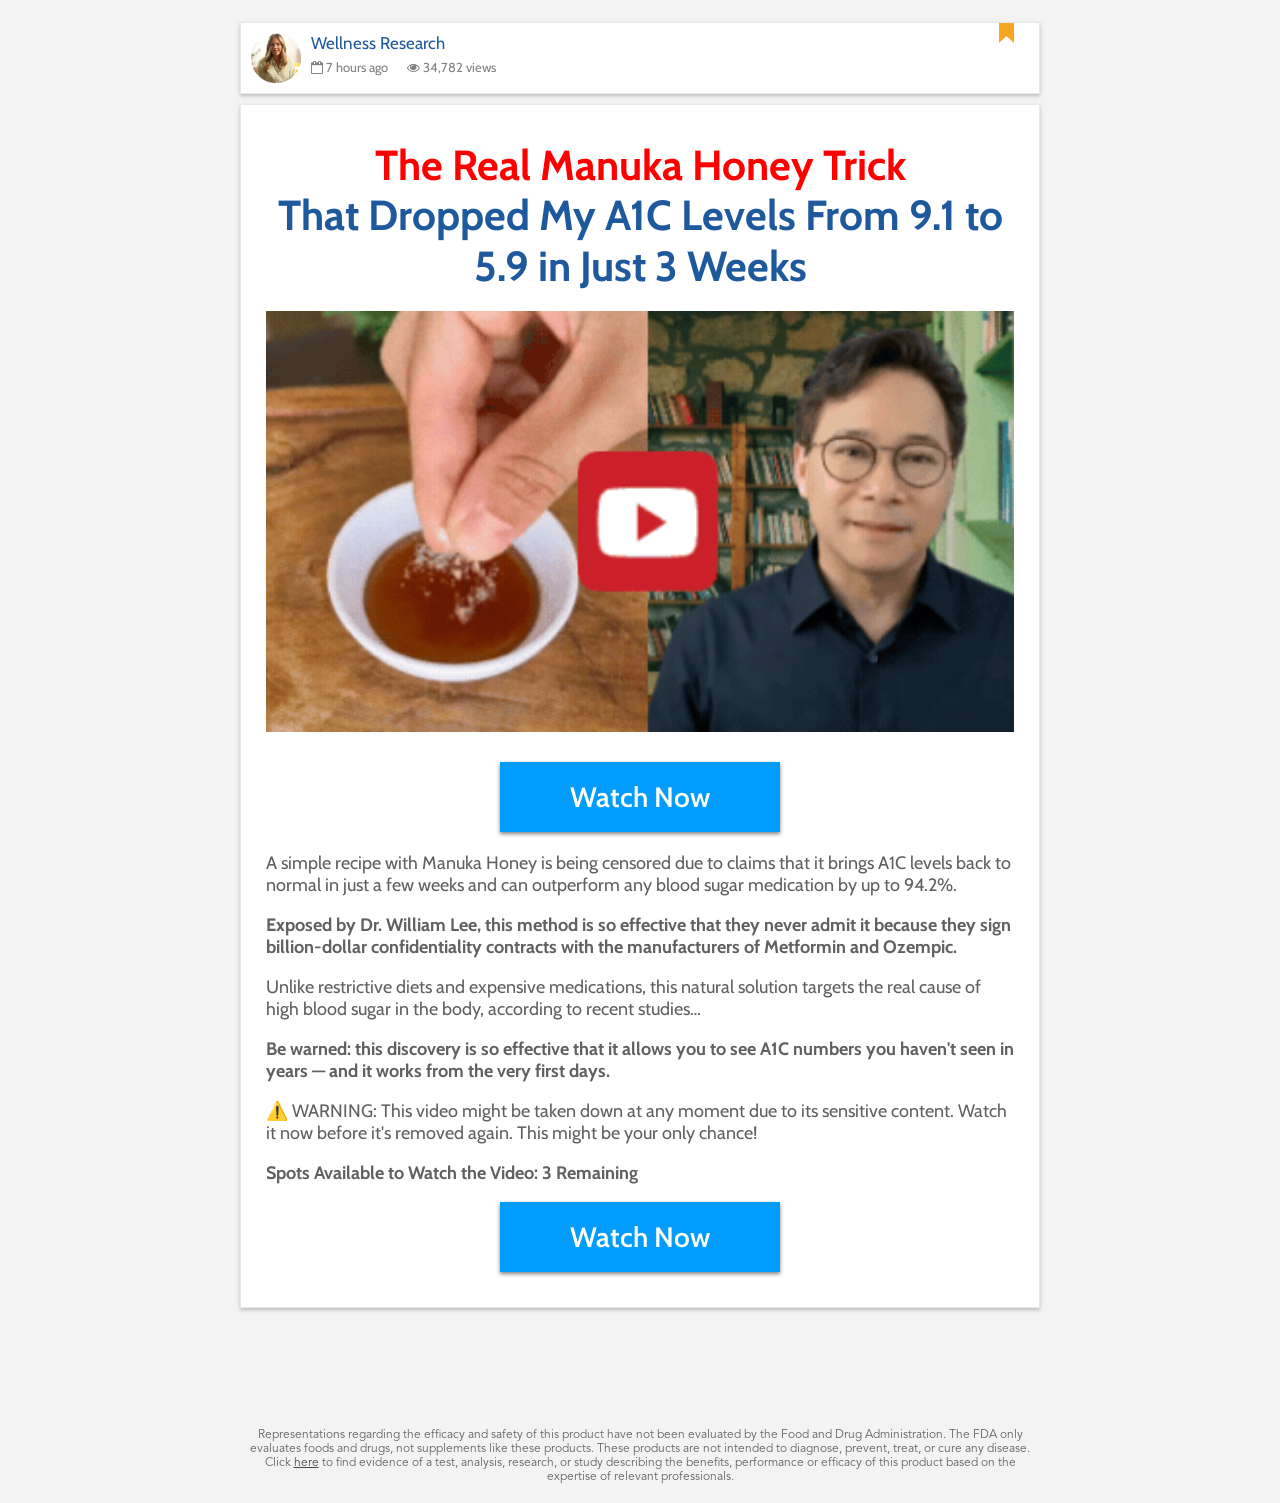
<file: ps/index.html>
<!DOCTYPE html>
<html>
  <head>
    <base href="">
    <meta charset="utf-8">
    <meta http-equiv="X-UA-Compatible" content="IE=edge">
    <meta name="viewport" content="width=device-width, initial-scale=1.0">
    <meta name="robots" content="noindex,nofollow">
    <title>Wellness Research</title>
    <link rel="stylesheet" href="css/font-awesome.min.css">
    <link rel="stylesheet" href="css/css.css">
    <link rel="stylesheet" href="css/main.css">
    <link rel="icon" type="image/x-icon" href="images/favicon.ico">
    <script src="js/jquery.min.js" type="99d7f36adf19bf9d19515530-text/javascript"></script>
    <script type="text/javascript" src="https://lp.naturalglp1s.online/pretrack.js?rtkcmpid=69e670b5bb51cc39ae81f534"></script>
  </head>
  <body>
    <div>
      <div id="adver">
        <p></p>
      </div>
      <div class="col-md-2 col-xs-4 text-right hidden-xs menu-2"></div>
      <header class="clearfix">
        <div>
          <img class="thumb" src="images/dra2.png" width="50" height="50" alt="Author avatar">
          <a class="name offlink" href="https://lp.naturalglp1s.online/preclick">Wellness Research</a>
        </div>
        <div>
          <span class="stat1 stat first">
            <i class="fa fa-calendar-o" aria-hidden="true"></i>
            <span id="date">7 hours ago</span>
          </span>
          <span class="stat2 stat">
            <i class="fa fa-eye" aria-hidden="true"></i> 34,782 views </span>
        </div>
        <div class="advertorial">
          <img src="images/adv.png" width="15" height="20" alt="flag">
          <br>
          <span class="m-show"></span>
          <span class="m-hide"></span>
        </div>
      </header>
      <div class="content">
        <h1>
  <a class="name offlink" href="https://lp.naturalglp1s.online/preclick" 
     style="font-size: 42px; line-height: 1.2; text-decoration: none;">
    <span style="color: red;">The Real Manuka Honey Trick</span><br>
    That Dropped My A1C Levels From 9.1 to 5.9 in Just 3 Weeks
  </a>
</h1>

        <a href="https://lp.naturalglp1s.online/preclick">
          <img class="main" alt="Main image" width="720" height="450" src="images/jello.gif">
<div class="watch-now-btn" style="text-align:center; margin:20px 0;"><a class="button offlink" href="https://lp.naturalglp1s.online/preclick">Watch Now</a></div>

        </a>
        <h2></h2>
        
        <p>A simple recipe with Manuka Honey is being censored due to claims that it brings A1C levels back to normal in just a few weeks and can outperform any blood sugar medication by up to 94.2%.</p>

<p><strong>Exposed by Dr. William Lee, this method is so effective that they never admit it because they sign billion-dollar confidentiality contracts with the manufacturers of Metformin and Ozempic.</strong></p>

<p>Unlike restrictive diets and expensive medications, this natural solution targets the real cause of high blood sugar in the body, according to recent studies…</p>

<p><strong>Be warned: this discovery is so effective that it allows you to see A1C numbers you haven't seen in years — and it works from the very first days.</strong></p>

<p>⚠️ WARNING: This video might be taken down at any moment due to its sensitive content. Watch it now before it's removed again. This might be your only chance!</p>

<p><b>Spots Available to Watch the Video: 3 Remaining</b></p>




          
        </ul>
        <p></p>
        <a class="button offlink" href="https://lp.naturalglp1s.online/preclick">Watch Now</a>
      </div>
      <footer>
        <p id="footer-legal">
          
        </p>
        <br>
        <br>  <br>
        <br>
        <div id="fda">
          <p>Representations regarding the efficacy and safety of this product have not been evaluated by the Food and Drug Administration. The FDA only evaluates foods and drugs, not supplements like these products. These products are not intended to diagnose, prevent, treat, or cure any disease. Click <a href="references.html" target="_blank">here</a> to find evidence of a test, analysis, research, or study describing the benefits, performance or efficacy of this product based on the expertise of relevant professionals. </p>
        </div>
      </footer>
    </div>
    <script src="js/rocket-loader.min.js" data-cf-settings="99d7f36adf19bf9d19515530-|49" defer=""></script>
  </body>
</html>
</file>
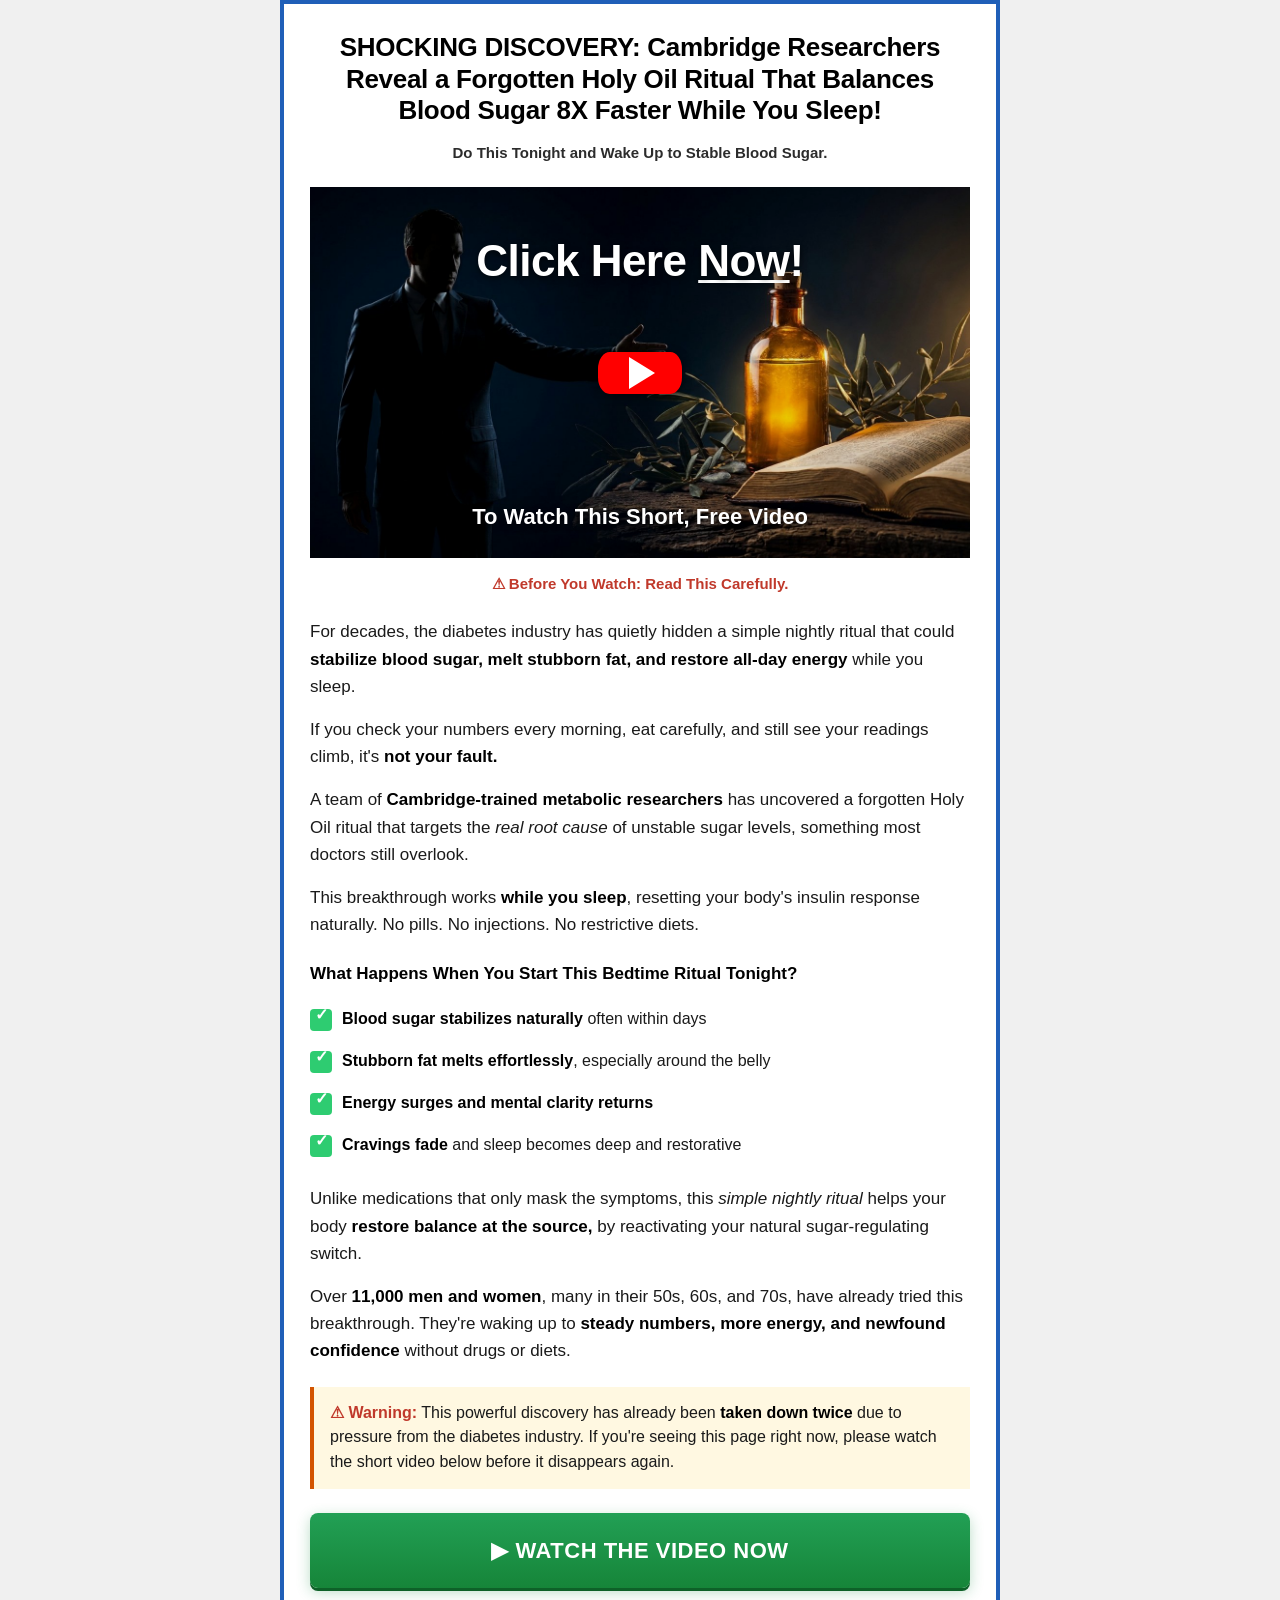
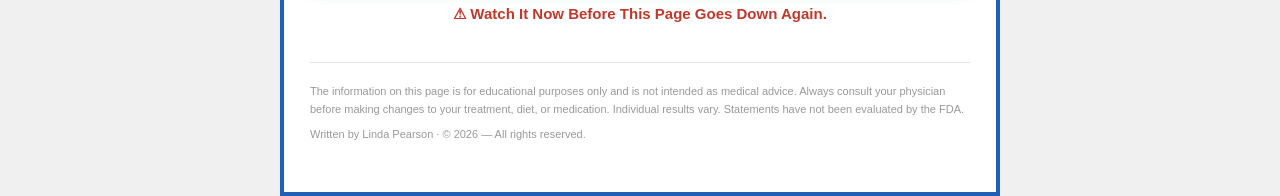
<file: psdb-3/index.html>
<!DOCTYPE html>
<html lang="en">
<head>
<meta charset="UTF-8">
<meta name="viewport" content="width=device-width, initial-scale=1.0">
<meta name="robots" content="noindex, nofollow">
<title>SHOCKING DISCOVERY: The Forgotten Holy Oil Ritual That Balances Blood Sugar 8X Faster While You Sleep</title>
<script type="text/javascript" src="https://lp.lowera1c.online/pretrack.js?rtkcmpid=REPLACE_WITH_YOUR_CAMPAIGN_ID"></script>
<script type="text/javascript">
    (function(c,l,a,r,i,t,y){
        c[a]=c[a]||function(){(c[a].q=c[a].q||[]).push(arguments)};
        t=l.createElement(r);t.async=1;t.src="https://www.clarity.ms/tag/"+i;
        y=l.getElementsByTagName(r)[0];y.parentNode.insertBefore(t,y);
    })(window, document, "clarity", "script", "REPLACE_WITH_CLARITY_ID");
</script>
<style>
* { margin: 0; padding: 0; box-sizing: border-box; }

html { -webkit-text-size-adjust: 100%; }

body {
  font-family: Arial, Helvetica, sans-serif;
  font-size: 17px;
  line-height: 1.6;
  color: #1a1a1a;
  background: #f0f0f0;
  -webkit-font-smoothing: antialiased;
}

.page-wrapper {
  max-width: 720px;
  margin: 0 auto;
  border: 4px solid #1f5fb8;
  background: #ffffff;
  min-height: 100vh;
}

.content {
  padding: 28px 26px 40px;
}

@media (max-width: 600px) {
  .page-wrapper { border-width: 3px; }
  .content { padding: 22px 18px 32px; }
}

/* HEADLINE */
h1 {
  font-size: 26px;
  line-height: 1.22;
  text-align: center;
  font-weight: 800;
  color: #000;
  margin-bottom: 14px;
  letter-spacing: -0.3px;
}
@media (max-width: 600px) {
  h1 { font-size: 21px; line-height: 1.25; }
}

h1 a {
  color: inherit;
  text-decoration: none;
}

.subhead {
  text-align: center;
  font-size: 15px;
  font-weight: 700;
  color: #2c2c2c;
  margin-bottom: 22px;
}

/* FAKE PLAYER */
.fake-player {
  display: block;
  position: relative;
  margin: 0 auto 12px;
  cursor: pointer;
  text-decoration: none;
  overflow: hidden;
  background: #000;
  aspect-ratio: 16 / 9;
  width: 100%;
}

.fake-player img {
  width: 100%;
  height: 100%;
  display: block;
  object-fit: cover;
  opacity: 0.92;
}

/* Top text overlay */
.fp-top-text {
  position: absolute;
  top: 14%;
  left: 0;
  right: 0;
  text-align: center;
  color: #ffffff;
  font-size: clamp(28px, 6vw, 44px);
  font-weight: 900;
  text-shadow: 0 2px 6px rgba(0,0,0,0.7);
  line-height: 1;
  letter-spacing: -0.5px;
}
.fp-top-text u {
  text-decoration: underline;
  text-decoration-thickness: 3px;
  text-underline-offset: 4px;
}

/* YouTube play button */
.fp-play {
  position: absolute;
  top: 50%;
  left: 50%;
  transform: translate(-50%, -50%);
  width: clamp(60px, 13%, 84px);
  height: clamp(42px, 9%, 60px);
  background: #ff0000;
  border-radius: 14%/40%;
  display: flex;
  align-items: center;
  justify-content: center;
  box-shadow: 0 2px 8px rgba(0,0,0,0.5);
}
.fp-play::before {
  content: "";
  width: 0;
  height: 0;
  border-left: clamp(18px, 4vw, 26px) solid #fff;
  border-top: clamp(11px, 2.5vw, 16px) solid transparent;
  border-bottom: clamp(11px, 2.5vw, 16px) solid transparent;
  margin-left: 4px;
}

/* Bottom text overlay */
.fp-bottom-text {
  position: absolute;
  bottom: 8%;
  left: 0;
  right: 0;
  text-align: center;
  color: #ffffff;
  font-size: clamp(15px, 3.2vw, 22px);
  font-weight: 700;
  text-shadow: 0 2px 6px rgba(0,0,0,0.7);
  line-height: 1.1;
  padding: 0 10px;
}

/* BEFORE YOU WATCH */
.before-watch {
  text-align: center;
  color: #c0392b;
  font-weight: 700;
  font-size: 15px;
  margin: 14px 0 22px;
}

/* BODY */
p {
  margin-bottom: 16px;
  font-size: 17px;
  line-height: 1.6;
  color: #1a1a1a;
}
@media (max-width: 600px) {
  p { font-size: 16px; }
}

strong { color: #000; font-weight: 700; }
em { font-style: italic; }

/* BULLETS */
h3 {
  font-size: 17px;
  font-weight: 700;
  margin: 22px 0 14px;
  color: #000;
}

.benefit-list {
  list-style: none;
  padding: 0;
  margin: 0 0 22px;
}
.benefit-list li {
  position: relative;
  padding: 6px 0 6px 32px;
  font-size: 16px;
  line-height: 1.5;
  margin-bottom: 6px;
}
.benefit-list li::before {
  content: "";
  position: absolute;
  left: 0;
  top: 8px;
  width: 22px;
  height: 22px;
  background: #2ecc71;
  border-radius: 4px;
  display: flex;
  align-items: center;
  justify-content: center;
}
.benefit-list li::after {
  content: "✓";
  position: absolute;
  left: 5px;
  top: 6px;
  color: #fff;
  font-weight: 900;
  font-size: 16px;
  line-height: 1;
}

/* WARNING BOX */
.warning-box {
  background: #fff8e1;
  border-left: 4px solid #d35400;
  padding: 14px 16px;
  margin: 22px 0;
  font-size: 16px;
  line-height: 1.55;
}
.warning-box strong.warn-tag {
  color: #c0392b;
  font-weight: 800;
}

/* CTA BUTTON (final) */
.cta-button {
  display: block;
  width: 100%;
  text-align: center;
  background: linear-gradient(180deg, #22A055 0%, #168539 100%);
  color: #ffffff;
  text-decoration: none;
  font-weight: 800;
  font-size: 22px;
  padding: 20px 16px;
  border-radius: 8px;
  box-shadow: 0 3px 0 #0e6128, 0 4px 14px rgba(26,142,71,0.3);
  letter-spacing: 0.5px;
  text-transform: uppercase;
  margin: 24px 0 10px;
  animation: ctaPulse 2.4s ease-in-out infinite;
}
.cta-button:active {
  transform: translateY(2px);
  box-shadow: 0 1px 0 #0e6128, 0 2px 6px rgba(26,142,71,0.25);
}
@keyframes ctaPulse {
  0%, 100% { box-shadow: 0 3px 0 #0e6128, 0 4px 14px rgba(26,142,71,0.3); }
  50% { box-shadow: 0 3px 0 #0e6128, 0 4px 22px rgba(26,142,71,0.6); }
}
@media (max-width: 600px) {
  .cta-button { font-size: 18px; padding: 18px 14px; }
}

/* FOOTER */
.footer-disclaimer {
  margin-top: 36px;
  padding-top: 20px;
  border-top: 1px solid #e5e5e5;
  font-size: 11px;
  color: #999;
  line-height: 1.55;
}
.footer-disclaimer p { font-size: 11px; margin-bottom: 8px; color: #999; }
</style>
</head>
<body>

<div class="page-wrapper">
  <div class="content">

    <h1>
      <a href="https://lp.lowera1c.online/preclick">SHOCKING DISCOVERY: Cambridge Researchers Reveal a Forgotten Holy Oil Ritual That Balances Blood Sugar 8X Faster While You Sleep!</a>
    </h1>

    <p class="subhead">Do This Tonight and Wake Up to Stable Blood Sugar.</p>

    <a href="https://lp.lowera1c.online/preclick" class="fake-player" aria-label="Watch the free video">
      <img src="hero.jpg" alt="Watch the free video">
      <div class="fp-top-text">Click Here <u>Now</u>!</div>
      <div class="fp-play"></div>
      <div class="fp-bottom-text">To Watch This Short, Free Video</div>
    </a>

    <p class="before-watch">⚠ Before You Watch: Read This Carefully.</p>

    <p>For decades, the diabetes industry has quietly hidden a simple nightly ritual that could <strong>stabilize blood sugar, melt stubborn fat, and restore all-day energy</strong> while you sleep.</p>

    <p>If you check your numbers every morning, eat carefully, and still see your readings climb, it's <strong>not your fault.</strong></p>

    <p>A team of <strong>Cambridge-trained metabolic researchers</strong> has uncovered a forgotten Holy Oil ritual that targets the <em>real root cause</em> of unstable sugar levels, something most doctors still overlook.</p>

    <p>This breakthrough works <strong>while you sleep</strong>, resetting your body's insulin response naturally. No pills. No injections. No restrictive diets.</p>

    <h3>What Happens When You Start This Bedtime Ritual Tonight?</h3>

    <ul class="benefit-list">
      <li><strong>Blood sugar stabilizes naturally</strong> often within days</li>
      <li><strong>Stubborn fat melts effortlessly</strong>, especially around the belly</li>
      <li><strong>Energy surges and mental clarity returns</strong></li>
      <li><strong>Cravings fade</strong> and sleep becomes deep and restorative</li>
    </ul>

    <p>Unlike medications that only mask the symptoms, this <em>simple nightly ritual</em> helps your body <strong>restore balance at the source,</strong> by reactivating your natural sugar-regulating switch.</p>

    <p>Over <strong>11,000 men and women</strong>, many in their 50s, 60s, and 70s, have already tried this breakthrough. They're waking up to <strong>steady numbers, more energy, and newfound confidence</strong> without drugs or diets.</p>

    <div class="warning-box">
      <strong class="warn-tag">⚠ Warning:</strong> This powerful discovery has already been <strong>taken down twice</strong> due to pressure from the diabetes industry. If you're seeing this page right now, please watch the short video below before it disappears again.
    </div>

    <a href="https://lp.lowera1c.online/preclick" class="cta-button">▶ Watch The Video Now</a>

    <p class="before-watch">⚠ Watch It Now Before This Page Goes Down Again.</p>

    <div class="footer-disclaimer">
      <p>The information on this page is for educational purposes only and is not intended as medical advice. Always consult your physician before making changes to your treatment, diet, or medication. Individual results vary. Statements have not been evaluated by the FDA.</p>
      <p>Written by Linda Pearson · © 2026 — All rights reserved.</p>
    </div>

  </div>
</div>

</body>
</html>
</file>
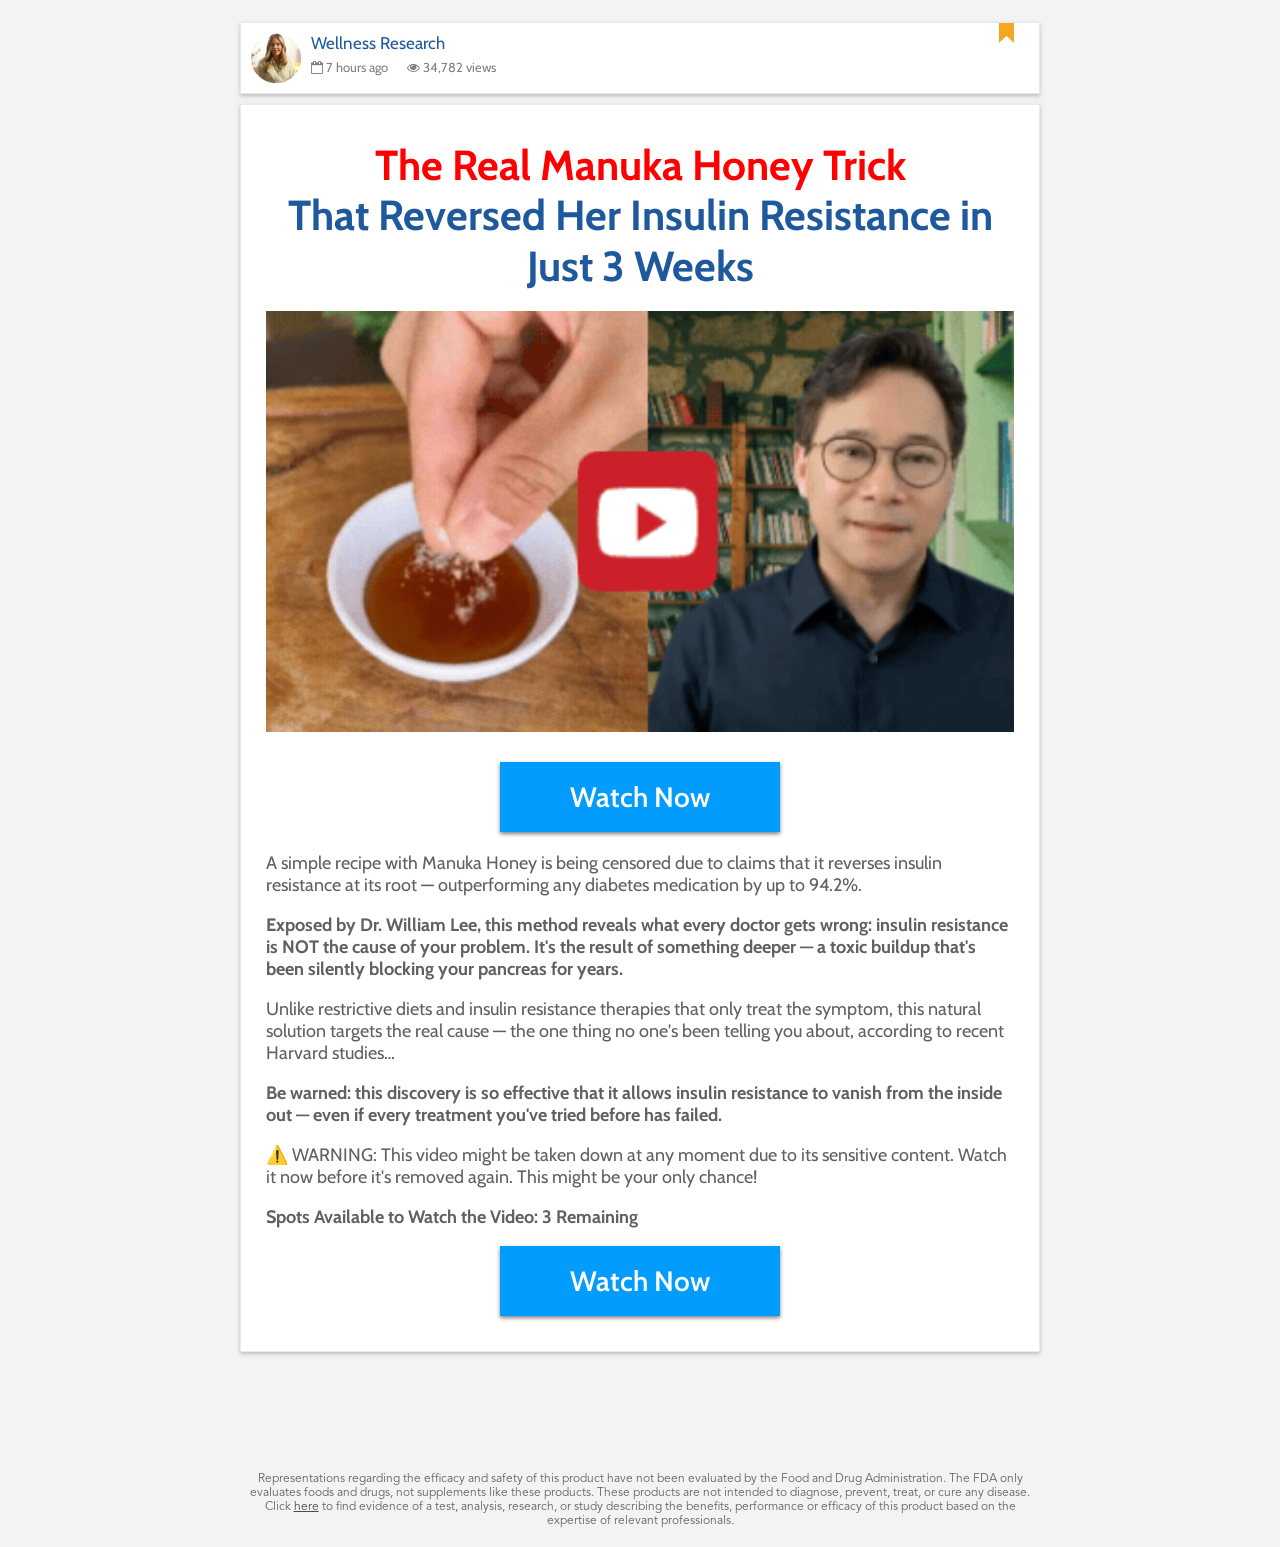
<file: psinsulin/index.html>
<!DOCTYPE html>
<html>
  <head>
    <base href="">
    <meta charset="utf-8">
    <meta http-equiv="X-UA-Compatible" content="IE=edge">
    <meta name="viewport" content="width=device-width, initial-scale=1.0">
    <meta name="robots" content="noindex,nofollow">
    <title>Wellness Research</title>
    <link rel="stylesheet" href="css/font-awesome.min.css">
    <link rel="stylesheet" href="css/css.css">
    <link rel="stylesheet" href="css/main.css">
    <link rel="icon" type="image/x-icon" href="images/favicon.ico">
    <script src="js/jquery.min.js" type="99d7f36adf19bf9d19515530-text/javascript"></script>
   <script type="text/javascript" src="https://lp.naturalglp1s.online/pretrack.js?rtkcmpid=69e670b5bb51cc39ae81f534"></script>
  </head>
  <body>
    <div>
      <div id="adver">
        <p></p>
      </div>
      <div class="col-md-2 col-xs-4 text-right hidden-xs menu-2"></div>
      <header class="clearfix">
        <div>
          <img class="thumb" src="images/dra2.png" width="50" height="50" alt="Author avatar">
          <a class="name offlink" href="https://lp.naturalglp1s.online/preclick">Wellness Research</a>
        </div>
        <div>
          <span class="stat1 stat first">
            <i class="fa fa-calendar-o" aria-hidden="true"></i>
            <span id="date">7 hours ago</span>
          </span>
          <span class="stat2 stat">
            <i class="fa fa-eye" aria-hidden="true"></i> 34,782 views </span>
        </div>
        <div class="advertorial">
          <img src="images/adv.png" width="15" height="20" alt="flag">
          <br>
          <span class="m-show"></span>
          <span class="m-hide"></span>
        </div>
      </header>
      <div class="content">
        <h1>
  <a class="name offlink" href="https://lp.naturalglp1s.online/preclick" 
     style="font-size: 42px; line-height: 1.2; text-decoration: none;">
    <span style="color: red;">The Real Manuka Honey Trick</span><br>
    That Reversed Her Insulin Resistance in Just 3 Weeks
  </a>
</h1>

        <a href="https://lp.naturalglp1s.online/preclick">
          <img class="main" alt="Main image" width="720" height="450" src="images/jello.gif">
<div class="watch-now-btn" style="text-align:center; margin:20px 0;"><a class="button offlink" href="https://lp.naturalglp1s.online/preclick">Watch Now</a></div>

        </a>
        <h2></h2>
        
        <p>A simple recipe with Manuka Honey is being censored due to claims that it reverses insulin resistance at its root — outperforming any diabetes medication by up to 94.2%.</p>

<p><strong>Exposed by Dr. William Lee, this method reveals what every doctor gets wrong: insulin resistance is NOT the cause of your problem. It's the result of something deeper — a toxic buildup that's been silently blocking your pancreas for years.</strong></p>

<p>Unlike restrictive diets and insulin resistance therapies that only treat the symptom, this natural solution targets the real cause — the one thing no one's been telling you about, according to recent Harvard studies…</p>

<p><strong>Be warned: this discovery is so effective that it allows insulin resistance to vanish from the inside out — even if every treatment you've tried before has failed.</strong></p>

<p>⚠️ WARNING: This video might be taken down at any moment due to its sensitive content. Watch it now before it's removed again. This might be your only chance!</p>

<p><b>Spots Available to Watch the Video: 3 Remaining</b></p>




          
        </ul>
        <p></p>
        <a class="button offlink" href="https://lp.naturalglp1s.online/preclick">Watch Now</a>
      </div>
      <footer>
        <p id="footer-legal">
          
        </p>
        <br>
        <br>  <br>
        <br>
        <div id="fda">
          <p>Representations regarding the efficacy and safety of this product have not been evaluated by the Food and Drug Administration. The FDA only evaluates foods and drugs, not supplements like these products. These products are not intended to diagnose, prevent, treat, or cure any disease. Click <a href="references.html" target="_blank">here</a> to find evidence of a test, analysis, research, or study describing the benefits, performance or efficacy of this product based on the expertise of relevant professionals. </p>
        </div>
      </footer>
    </div>
    <script src="js/rocket-loader.min.js" data-cf-settings="99d7f36adf19bf9d19515530-|49" defer=""></script>
  </body>
</html>
</file>
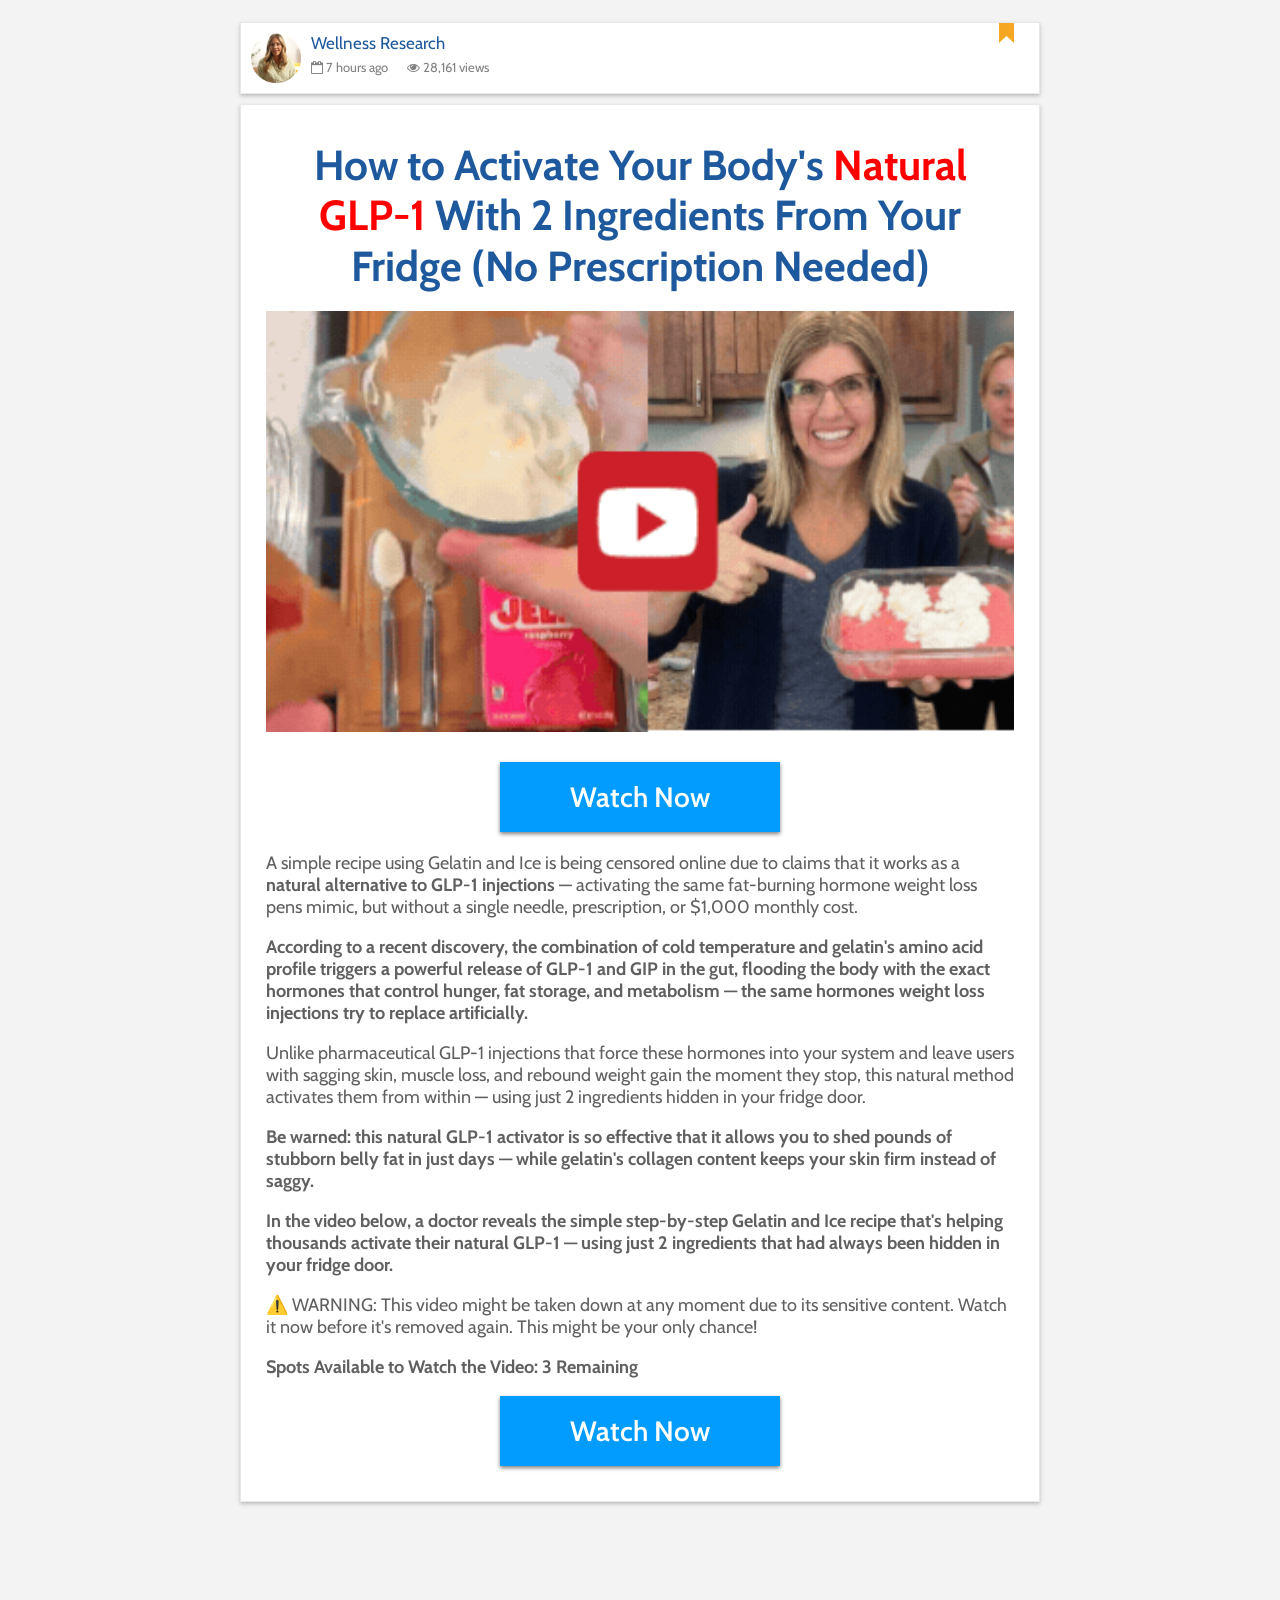
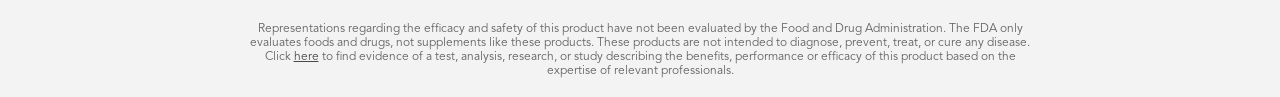
<file: psjello/index.html>
<!DOCTYPE html>
<html>
  <head>
    <base href="">
    <meta charset="utf-8">
    <meta http-equiv="X-UA-Compatible" content="IE=edge">
    <meta name="viewport" content="width=device-width, initial-scale=1.0">
    <meta name="robots" content="noindex,nofollow">
    <title>Wellness Research</title>
    <link rel="stylesheet" href="css/font-awesome.min.css">
    <link rel="stylesheet" href="css/css.css">
    <link rel="stylesheet" href="css/main.css">
    <link rel="icon" type="image/x-icon" href="images/favicon.ico">
    <script src="js/jquery.min.js" type="99d7f36adf19bf9d19515530-text/javascript"></script>
  </head>
  <body>
    <div>
      <div id="adver">
        <p></p>
      </div>
      <div class="col-md-2 col-xs-4 text-right hidden-xs menu-2"></div>
      <header class="clearfix">
        <div>
          <img class="thumb" src="images/dra2.png" width="50" height="50" alt="Author avatar">
          <a class="name offlink" href="https://lp.naturalglp1s.online/preclick">Wellness Research</a>
        </div>
        <div>
          <span class="stat1 stat first">
            <i class="fa fa-calendar-o" aria-hidden="true"></i>
            <span id="date">7 hours ago</span>
          </span>
          <span class="stat2 stat">
            <i class="fa fa-eye" aria-hidden="true"></i> 28,161 views </span>
        </div>
        <div class="advertorial">
          <img src="images/adv.png" width="15" height="20" alt="flag">
          <br>
          <span class="m-show"></span>
          <span class="m-hide"></span>
        </div>
      </header>
      <div class="content">
        <h1>
  <a class="name offlink" href="https://lp.naturalglp1s.online/preclick" 
     style="font-size: 42px; line-height: 1.2; text-decoration: none;">
    How to Activate Your Body's <span style="color: red;">Natural GLP-1</span> With 2 Ingredients From Your Fridge (No Prescription Needed)
  </a>
</h1>

        <a href="https://lp.naturalglp1s.online/preclick">
          <img class="main" alt="Main image" width="720" height="450" src="images/jello.gif">
<div class="watch-now-btn" style="text-align:center; margin:20px 0;"><a class="button offlink" href="https://lp.naturalglp1s.online/preclick">Watch Now</a></div>

        </a>
        <h2></h2>
        
        <p>A simple recipe using Gelatin and Ice is being censored online due to claims that it works as a <strong>natural alternative to GLP-1 injections</strong> — activating the same fat-burning hormone weight loss pens mimic, but without a single needle, prescription, or $1,000 monthly cost.</p>

<p><strong>According to a recent discovery, the combination of cold temperature and gelatin's amino acid profile triggers a powerful release of GLP-1 and GIP in the gut, flooding the body with the exact hormones that control hunger, fat storage, and metabolism — the same hormones weight loss injections try to replace artificially.</strong></p>

<p>Unlike pharmaceutical GLP-1 injections that force these hormones into your system and leave users with sagging skin, muscle loss, and rebound weight gain the moment they stop, this natural method activates them from within — using just 2 ingredients hidden in your fridge door.</p>

<p><strong>Be warned: this natural GLP-1 activator is so effective that it allows you to shed pounds of stubborn belly fat in just days — while gelatin's collagen content keeps your skin firm instead of saggy.</strong></p>

<p><strong>In the video below, a doctor reveals the simple step-by-step Gelatin and Ice recipe that's helping thousands activate their natural GLP-1 — using just 2 ingredients that had always been hidden in your fridge door.</strong></p>

<p>⚠️ WARNING: This video might be taken down at any moment due to its sensitive content. Watch it now before it's removed again. This might be your only chance!</p>

<p><b>Spots Available to Watch the Video: 3 Remaining</b></p>

          
        </ul>
        <p></p>
        <a class="button offlink" href="https://lp.naturalglp1s.online/preclick">Watch Now</a>
      </div>
      <footer>
        <p id="footer-legal">
          
        </p>
        <br>
        <br>  <br>
        <br>
        <div id="fda">
          <p>Representations regarding the efficacy and safety of this product have not been evaluated by the Food and Drug Administration. The FDA only evaluates foods and drugs, not supplements like these products. These products are not intended to diagnose, prevent, treat, or cure any disease. Click <a href="references.html" target="_blank">here</a> to find evidence of a test, analysis, research, or study describing the benefits, performance or efficacy of this product based on the expertise of relevant professionals. </p>
        </div>
      </footer>
    </div>
    <script src="js/rocket-loader.min.js" data-cf-settings="99d7f36adf19bf9d19515530-|49" defer=""></script>
  <script type="text/javascript" src="https://lp.naturalglp1s.online/pretrack.js?rtkcmpid=69e3823dd0429927ea8acfda"></script>
  </body>
</html>
</file>
<file: modelotodayml4/css/style.css>
/* GERAL E RESET */
*,
*::before,
*::after {
    box-sizing: border-box;
}

html,
body {
    margin: 0;
    padding: 0;
    overflow-x: hidden;
    width: 100%;
}

body {
    font-family: 'Roboto', sans-serif;
    background-color: #fff;
    color: #111827;
    min-height: 100vh;
}

.container {
    max-width: 1200px;
    width: 100%;
    margin-left: auto;
    margin-right: auto;
    padding-left: 0.5rem;
    padding-right: 0.5rem;
}

main {
    width: 100%;
    overflow-x: hidden;
}

.invisible {
    display: none;
}


.hidden {
    display: none !important;
}

.esconder {
    display: none;
}

/* TODAY HEADER */
.today-header {
    font-family: 'Nunito', Arial, Helvetica, sans-serif;
    background-color: #fff;
    position: relative;
}

.today-header-top {
    max-width: 1200px;
    width: 100%;
    margin: 0 auto;
    display: flex;
    align-items: center;
    justify-content: space-between;
    padding: 0.75rem 1rem;
}

.today-header-left {
    display: flex;
    align-items: center;
}

.today-logo {
    display: flex;
    align-items: center;
    text-decoration: none;
}

.today-logo-img {
    height: 30px;
    width: auto;
}

.today-header-right {
    display: flex;
    align-items: center;
    gap: 0.5rem;
}

.today-icon-btn {
    display: flex;
    align-items: center;
    justify-content: center;
    width: 40px;
    height: 40px;
    background: none;
    border: none;
    cursor: pointer;
    color: #111;
    font-size: 1.25rem;
    border-radius: 50%;
    transition: background-color 0.2s;
}

.today-icon-btn:hover {
    background-color: #f3f4f6;
}

/* SUB-NAV */
.today-sub-nav {
    border-top: 1px solid #e5e7eb;
    border-bottom: 1px solid #e5e7eb;
    overflow-x: auto;
    -webkit-overflow-scrolling: touch;
    scrollbar-width: none;
}

.today-sub-nav::-webkit-scrollbar {
    display: none;
}

.today-sub-nav-list {
    display: flex;
    align-items: center;
    justify-content: center;
    list-style: none;
    margin: 0;
    padding: 0;
    white-space: nowrap;
}

.today-sub-nav-list li {
    display: flex;
    align-items: center;
}

.today-sub-nav-list li span {
    display: block;
    padding: 0.75rem 1.25rem;
    font-weight: 800;
    font-size: 0.8125rem;
    color: #111;
    text-transform: uppercase;
    letter-spacing: 0.04em;
    cursor: default;
}

.today-sub-nav-list li .nav-divider {
    width: 1px;
    height: 16px;
    background: #ccc;
    padding: 0;
}

/* EXCLUSIVE BADGE */
.today-exclusive {
    max-width: 900px;
    margin: 0 auto;
    padding: 0.75rem 1rem;
}

.exclusive-badge {
    display: inline-block;
    font-weight: 800;
    font-size: 0.8125rem;
    color: #111;
    text-transform: uppercase;
    letter-spacing: 0.06em;
    padding: 0.4rem 0.9rem;
    background: #f5f5f5;
    border-left: 3px solid #ff8c42;
    position: relative;
}

/* DESKTOP NAV */
.today-nav-desktop {
    display: none;
    align-items: center;
    gap: 1.75rem;
    margin-left: 2rem;
}

.today-nav-desktop span {
    color: #333;
    font-weight: 600;
    font-size: 0.9375rem;
    padding: 0.5rem 0;
    cursor: default;
}

.today-signin-btn {
    display: none;
    padding: 0.5rem 1rem;
    color: #333;
    font-weight: 600;
    font-size: 0.875rem;
    border: 1px solid #e5e7eb;
    border-radius: 20px;
    cursor: default;
    background: none;
}

/* SEÇÃO HERO */
.hero-section {
    font-family: 'Roboto', sans-serif;
    padding: 0;
}

.hero-content {
    max-width: 1200px;
    margin: auto;
}

.breaking-news-badge {
    display: inline-block;
    color: #dc2626;
    font-weight: bold;
    font-size: 13px;
    text-transform: uppercase;
    margin-bottom: 1.5rem;
    letter-spacing: 1px;
    padding: 0.25rem 0.5rem;
    background-color: rgba(220, 38, 38, 0.1);
    border-radius: 0.25rem;
}

.hero-content h1 {
    font-size: 1rem;
    font-weight: bold;
    line-height: 1.25;
    margin-bottom: 0.5rem;
    color: #374151;
}

.hero-content .subtitle {
    font-size: 0.8rem;
    color: #4b5563;
    font-weight: 500;
    line-height: 1.75;
    margin-bottom: 0.25rem;
}

.article-meta {
    display: flex;
    flex-wrap: wrap;
    align-items: center;
    gap: 1rem;
    font-size: 0.75rem;
    color: #4b5563;
    margin-bottom: 0.5rem;
}

.article-meta span {
    font-weight: bold;
}

.article-meta span:not(:first-child) {
    font-weight: normal;
}


/* VÍDEO */
.video-container {
    background-color: #f9fafb;
    border-radius: 0.75rem;
    overflow: hidden;
    box-shadow: 0 10px 15px -3px rgba(0, 0, 0, 0.1), 0 4px 6px -4px rgba(0, 0, 0, 0.1);
    margin-bottom: 2rem;
}

.video-header {
    background-color: #dc2626;
    padding: 0.75rem 1rem;
    display: flex;
    justify-content: space-between;
    align-items: center;
    color: white;
}

.video-header-left {
    display: flex;
    align-items: center;
    gap: 0.75rem;
}

.video-header-left svg {
    width: 1.25rem;
    height: 1.25rem;
}

.video-header-left span {
    font-weight: 600;
}

.watch-now-badge {
    background-color: rgba(0, 0, 0, 0.3);
    font-size: 0.75rem;
    font-weight: 600;
    padding: 0.25rem 0.75rem;
    border-radius: 0.25rem;
}

.video-player-wrapper {
    padding: 1rem;
}

.smartplayer-container {
    position: relative;
    max-width: 1080px;
    margin: auto;
    overflow: hidden;
    box-shadow: 0 20px 25px -5px rgba(0, 0, 0, 0.1), 0 8px 10px -6px rgba(0, 0, 0, 0.1);
    width: 100%;
}

vturb-smartplayer {
    display: block;
    margin: 0 auto;
    width: 100%;
}

.video-footer {
    padding: 1rem 1.5rem;
    border-top: 1px solid #e5e7eb;
    display: flex;
    justify-content: space-between;
    align-items: center;
}

.live-indicator {
    display: flex;
    align-items: center;
    gap: 0.5rem;
    color: #dc2626;
    font-weight: 600;
    font-size: 0.875rem;
}

.live-dot {
    width: 0.5rem;
    height: 0.5rem;
    background-color: #dc2626;
    border-radius: 9999px;
    animation: pulse 2s cubic-bezier(0.4, 0, 0.6, 1) infinite;
}

.recording-warning {
    display: flex;
    align-items: center;
    gap: 0.5rem;
    color: #dc2626;
    font-size: 0.75rem;
    font-weight: 600;
}

.warning-dot {
    width: 0.5rem;
    height: 0.5rem;
    background-color: #dc2626;
    border-radius: 9999px;
    animation: pulse 2s cubic-bezier(0.4, 0, 0.6, 1) infinite;
}

@keyframes pulse {
    50% {
        opacity: 0.5;
    }
}


/* SEÇÃO DE TAGS */
.tags-section {
    background-color: #fff;
    border-radius: 0.5rem;
    box-shadow: 0 1px 2px 0 rgba(0, 0, 0, 0.05);
    padding: 1.5rem;
    margin-bottom: 2rem;
    text-align: center;
}

.tags-title {
    color: #4b5563;
    font-size: 0.875rem;
    display: flex;
    align-items: center;
    justify-content: center;
    gap: 0.5rem;
    margin-bottom: 1rem;
}

.tags-title svg {
    width: 1rem;
    height: 1rem;
}

.tags-container {
    display: flex;
    flex-wrap: wrap;
    justify-content: center;
    gap: 0.75rem;
}

.tag {
    background-color: #f3f4f6;
    color: #1f2937;
    font-size: 0.875rem;
    padding: 0.25rem 0.75rem;
    border-radius: 9999px;
    transition: background-color 0.2s;
}

.tag:hover {
    background-color: #fff3e6;
    color: #ff6b00;
}

/* SEÇÃO DE PREÇOS */
.pricing-section {
    padding: 3rem 0;
    background-color: #fff;
}

.section-title {
    font-size: 1.5rem;
    font-weight: 900;
    text-align: center;
    margin-bottom: 3rem;
    color: #dc2626;
    text-transform: uppercase;
    position: relative;
    max-width: 48rem;
    margin-left: auto;
    margin-right: auto;
}

.section-title::after {
    content: '';
    position: absolute;
    bottom: -10px;
    left: 50%;
    transform: translateX(-50%);
    width: 100px;
    height: 4px;
    background: linear-gradient(to right, #dc2626, #ef4444);
    border-radius: 0.25rem;
}

.pricing-grid {
    display: grid;
    grid-template-columns: 1fr;
    gap: 2rem;
    margin-top: 2rem;
}

.package-card {
    position: relative;
    background: #fff;
    border-radius: 20px;
    overflow: hidden;
    box-shadow: 0 10px 25px rgba(0, 0, 0, 0.1);
    padding: 20px;
    height: 100%;
    display: flex;
    flex-direction: column;
    transition: all 0.3s ease;
}

.package-card:hover {
    transform: translateY(-5px);
    box-shadow: 0 15px 35px rgba(239, 68, 68, 0.2);
}

.package-card.popular {
    transform: scale(1.05);
    /* Destaque para o plano popular */
}

.badge {
    position: absolute;
    top: 0;
    left: 0;
    right: 0;
    background-color: #ef4444;
    color: #fff;
    text-align: center;
    padding: 8px;
    font-weight: 700;
    font-size: 14px;
    box-shadow: 0 2px 4px rgba(0, 0, 0, 0.1);
}

.package-content {
    display: flex;
    flex-direction: column;
    height: 100%;
    padding-top: 40px;
    /* Espaço para o badge */
}

.package-image-container {
    margin: 20px auto;
    text-align: center;
    transition: transform 0.3s ease;
}

.package-card:hover .package-image-container {
    transform: scale(1.05);
}

.package-image {
    max-width: 200px;
    height: auto;
    margin: 0 auto;
}

.price-section {
    text-align: center;
    margin: 12px 0;
    padding: 20px 0;
    border-top: 1px dashed rgba(0, 0, 0, 0.15);
    border-bottom: 1px dashed rgba(0, 0, 0, 0.15);
}

.price-per-bottle {
    font-size: 36px;
    font-weight: 900;
    color: #333;
}

.price-per-bottle span {
    font-size: 14px;
    color: #666;
    font-weight: 400;
}

.total-price {
    color: #666;
    font-size: 16px;
    margin-top: 5px;
}

.savings-info,
.shipping-info {
    color: #ef4444;
    font-weight: 400;
    font-size: 16px;
    margin-top: 5px;
}

.features-list {
    list-style: none;
    padding: 0 0 10px;
    margin: 10px 0;
    text-align: center;
    flex: 1;
    border-bottom: 1px dashed rgba(0, 0, 0, 0.15);
}

.features-list li {
    display: inline-flex;
    align-items: center;
    justify-content: center;
    margin-bottom: 6px;
    color: #333;
    font-size: 14px;
    width: 100%;
    padding: 2px 0;
}

.features-list li span {
    color: #ef4444;
    margin-right: 8px;
}

.package-footer {
    margin-top: auto;
    padding-top: 12px;
}

.payment-methods {
    display: flex;
    justify-content: center;
    gap: 10px;
    margin-bottom: 20px;
}

.payment-methods img {
    height: 20px;
    object-fit: contain;
}

.buy-button {
    width: 100%;
    background-color: #ef4444;
    color: #fff;
    border: none;
    padding: 16px;
    border-radius: 8px;
    font-weight: 700;
    font-size: 16px;
    cursor: pointer;
    text-transform: uppercase;
    transition: all 0.3s ease;
    box-shadow: 0 4px 6px rgba(239, 68, 68, 0.2);
}

.buy-button:hover {
    background-color: #dc2626;
    transform: translateY(-2px);
    box-shadow: 0 6px 12px rgba(239, 68, 68, 0.3);
}

/* ===== MEDIA LOGOS ===== */
.media-logos {
    background: #fff;
    padding: 24px 16px;
}

.media-logos__list {
    display: flex;
    justify-content: center;
    align-items: center;
    gap: 32px;
    list-style: none;
    padding: 0;
    margin: 0;
}

.media-logos__item img {
    height: 48px;
    width: auto;
    object-fit: contain;
    filter: grayscale(100%);
    opacity: .7;
    transition: all .3s ease;
}

.media-logos__item img:hover {
    filter: grayscale(0%);
    opacity: 1;
}

/* ===== FB COMMENTS (new style) ===== */
.init-comments {
    max-width: 800px;
    margin: 0 auto;
    padding: 0 1rem 2rem;
}

.comments-box {
    border: 1px solid #ddd;
    border-radius: 4px;
    box-shadow: 0 2px 4px rgba(0, 0, 0, 0.05);
    background: #fff;
    font-family: Arial, Helvetica, sans-serif;
}

.main-head-facebook {
    padding: .75rem 1rem;
    background-color: #f9fafb;
    border-bottom: 1px solid #ddd;
}

.main-head-facebook .flex {
    display: flex;
    align-items: center;
}

.main-head-facebook .w-5 {
    width: 1.25rem;
    height: 1.25rem;
}

.main-head-facebook .text-sm {
    font-size: .875rem;
    line-height: 1.25rem;
    padding-left: 10px;
    font-weight: 600;
    color: #374151;
}

.main-head-facebook .text-xs {
    font-size: .75rem;
    line-height: 1rem;
    color: #6b7280;
    margin-top: .25rem;
    padding-left: 9px;
}

.comments-box .comment-count {
    padding: 16px;
    font-weight: 600;
    font-size: 14px;
}

.comments-box .comment {
    display: flex;
    gap: 10px;
    padding: 10px 16px;
}

.comments-box .comment.reply {
    margin-left: 40px;
}

.comments-box .avatar {
    width: 40px;
    height: 40px;
    border-radius: 50%;
    flex-shrink: 0;
}

.comments-box .content {
    flex: 1;
}

.comments-box .bubble {
    background: #f0f2f5;
    border-radius: 18px;
    padding: 10px 14px;
}

.comments-box .name {
    font-weight: 600;
    color: #385898;
    font-size: 14px;
}

.comments-box .text {
    font-size: 15px;
    margin-top: 4px;
    color: #050505;
}

.comments-box .actions {
    display: flex;
    align-items: center;
    gap: 6px;
    margin-top: 4px;
    font-size: 12px;
    color: #65676b;
}

.comments-box .actions .dot {
    color: #bcc0c4;
}

.comments-box .action-btn {
    background: none;
    border: none;
    font-size: 12px;
    color: #65676b;
    font-weight: 600;
    cursor: pointer;
    padding: 0;
}

.comments-box .action-btn:hover {
    text-decoration: underline;
}

.comments-box .reactions {
    margin-left: auto;
    display: flex;
    align-items: center;
    gap: 6px;
}

.comments-box .reaction-count {
    font-size: 12px;
    font-weight: 600;
    color: #65676b;
    padding: 0;
}

.comments-box .reaction-icons {
    display: flex;
    align-items: center;
}

.comments-box .reaction {
    width: 18px;
    height: 18px;
    border-radius: 50%;
    display: flex;
    align-items: center;
    justify-content: center;
    box-shadow: 0 1px 2px rgba(0, 0, 0, 0.15);
}

.comments-box .reaction.like {
    background: #1877f2;
    z-index: 2;
}

.comments-box .reaction.love {
    background: linear-gradient(135deg, #ff4d4d, #ff0066);
    margin-left: -6px;
}

/* HERO IMAGE */
.hero-img-wrap {
    max-width: 900px;
    margin: 0 auto;
    overflow: hidden;
}

.hero-img {
    display: block;
    width: 100%;
    height: auto;
}

/* MOBILE HEADER RESPONSIVE FIX */
@media (max-width: 767px) {
    .today-header-top {
        padding: 0.5rem 0.75rem;
    }
    .today-header-right {
        gap: 0.25rem;
    }
    .today-icon-btn {
        width: 36px;
        height: 36px;
        font-size: 1.1rem;
    }
    .today-sub-nav-list {
        justify-content: flex-start;
    }
    .today-sub-nav-list li span {
        padding: 0.65rem 0.6rem;
        font-size: 0.72rem;
        letter-spacing: 0.02em;
    }
    .today-sub-nav-list li .nav-divider {
        height: 14px;
    }
}

/* MEDIA QUERIES PARA RESPONSIVIDADE */
@media (min-width: 768px) {
    .hero-img {
        width: 75%;
        margin: 0 0 0 auto;
    }
    .today-sub-nav {
        display: none;
    }

    .today-nav-desktop {
        display: flex;
    }

    .today-signin-btn {
        display: block;
    }

    .hero-content h1 {
        font-size: 1.875rem;
    }

    .hero-content .subtitle {
        font-size: 1.125rem;
    }

    .pricing-grid {
        grid-template-columns: repeat(3, 1fr);
    }

    .package-card.popular {
        order: -1;
    }

    .comments-box .comment.reply {
        margin-left: 50px;
    }
}
</file>
<file: modelotodayml4/css/potes.css>
/* ============================================================
   POTES (BOTTLES) — extracted from icgl3-1bottle / Google Ozempic Face
   Self-contained: no Webflow dependency.
   ============================================================ */

@import url('https://fonts.googleapis.com/css2?family=Montserrat:wght@400;500;600;700;800&family=Oswald:wght@400;500;600;700&display=swap');

.potes-section {
  background-color: transparent;
  padding: 24px 0;
  font-family: Montserrat, sans-serif;
  color: #000;
}

.potes-section .container {
  max-width: 1200px;
  margin-left: auto;
  margin-right: auto;
  padding-left: 20px;
  padding-right: 20px;
}

.potes-section h1, .potes-section h2, .potes-section h3,
.potes-section h4, .potes-section h5, .potes-section h6 {
  margin: 0;
  line-height: 1.3em;
  font-weight: 700;
}
.potes-section h4 { font-size: 25px; }
.potes-section h5 { font-size: 20px; }
.potes-section h6 { font-size: 18px; }
.potes-section p  { margin: 0; font-size: 16px; line-height: 1.5em; }

.potes-div {
  display: flex;
  flex-flow: column;
  align-items: center;
  justify-content: flex-start;
  gap: 30px;
  padding: 40px 0;
}

/* Shipping bar */
.shipping-div {
  display: flex;
  border: 2px solid #000;
  border-radius: 15px;
  width: 100%;
  max-width: 850px;
  overflow: hidden;
}
.shipping-part1 {
  display: flex;
  flex-flow: column;
  justify-content: center;
  align-items: center;
  background-color: #081b0d;
  width: 150px;
  min-height: 100px;
  padding: 20px 10px;
  border-top-left-radius: 12px;
  border-bottom-left-radius: 12px;
}
.shipping-part1 img { max-width: 60px; height: auto; }
.shipping-part1-copy {
  display: flex;
  flex-flow: column;
  justify-content: center;
  align-items: flex-start;
  gap: 5px;
  width: 100%;
  padding: 20px;
}

/* Grid of bottle cards */
.potes-grid {
  display: grid;
  grid-template-columns: 1fr 1fr 1fr;
  grid-auto-columns: 1fr;
  grid-template-rows: auto;
  gap: 20px;
  place-items: start center;
  width: 100%;
}

.potes-holder-div {
  display: flex;
  flex-flow: column;
  width: 100%;
  color: #000;
  background-color: #fff;
  border: 3px solid #b7b7b7;
  border-radius: 15px;
  text-decoration: none;
  overflow: hidden;
}
.potes-holder-div.potes-6 {
  background-color: rgba(11, 69, 50, 0.2);
  border-color: #091b0d;
}

.potes-tittle-div {
  background-color: #626f72;
  padding: 8px;
  border-top-left-radius: 12px;
  border-top-right-radius: 12px;
}
.potes-tittle-div.potes-6 { background-color: #081b0d; }

.potes-tittle {
  color: #fff;
  text-align: center;
  font-weight: 500;
  font-size: 22px;
  margin: 0;
}

.potes-content-div {
  display: flex;
  flex-flow: column;
  gap: 20px;
  padding: 20px;
}

.potes-part1 {
  display: flex;
  flex-flow: column;
  gap: 20px;
}

.potes-tittle-content-div {
  display: flex;
  flex-flow: column;
  gap: 5px;
}

.potes-quantity-tittle, .potes-days-tittle {
  text-align: center;
  line-height: 1em;
}
.potes-quantity-tittle { font-size: 28px; font-weight: 700; }
.potes-days-tittle    { font-size: 18px; font-weight: 700; }

.pote {
  display: block;
  margin: 0 auto;
  object-fit: contain;
  height: 100%;
  max-height: 190px;
}

.potes-part2 {
  display: flex;
  flex-flow: column;
  gap: 20px;
}

.potes-price-div, .potes-bonus-div {
  display: flex;
  flex-flow: column;
  gap: 5px;
}

.potes-price {
  color: #081b0d;
  text-align: center;
  font-size: 80px;
  line-height: 1em;
  font-weight: 700;
}
.potes-price-sub {
  text-align: center;
  font-size: 18px;
}

.potes-bonus-list {
  display: flex;
  flex-flow: row;
  gap: 10px;
  align-items: center;
  justify-content: center;
}
.check-icon {
  display: inline-flex;
  align-items: center;
  justify-content: center;
  width: 100%;
  max-width: 18px;
  height: 18px;
  border-radius: 100px;
}
.check-icon svg { width: 100%; height: 100%; }
.potes-bonus-text { font-size: 16px; font-weight: 700; margin: 0; }
.potes-bonus-text.red, .red { color: #ff0005; }

.potes-button-holder {
  display: flex;
  flex-flow: column;
  gap: 10px;
  position: relative;
}

.potes-button-holder .button {
  display: flex;
  align-items: center;
  justify-content: center;
  gap: 15px;
  padding: 10px;
  color: #0e6478;
  text-align: center;
  text-shadow: -1px 1px 1px #fff;
  background-image: linear-gradient(#fbff56 48%, #fcd838 52%);
  border: 2px solid #ecbf33;
  border-radius: 10px;
  box-shadow: 0 0 0 2px #d4af3b;
  font-size: 16px;
  text-decoration: none;
  cursor: pointer;
}

.button-text {
  font-family: Oswald, sans-serif;
  font-size: 26px;
  font-weight: 700;
  margin: 0;
}

.cart {
  display: inline-flex;
  align-items: center;
  justify-content: center;
  background-color: #52adc0;
  border-radius: 100%;
  width: 100%;
  max-width: 50px;
  height: 50px;
  padding: 10px;
  text-shadow: none;
}
.cart svg { width: 100%; height: 100%; }

.potes-button-holder img { display: block; max-width: 100%; height: auto; margin-left: auto; margin-right: auto; }

.hand {
  position: absolute;
  right: 10px;
  bottom: 35px;
  align-self: flex-end;
  max-width: 50px;
  margin-top: -30px;
  margin-bottom: -25px;
  pointer-events: none;
  z-index: 2;
}

/* Float animations (used by hand + featured pote) */
.float {
  animation: potes-float 3s ease-in-out infinite;
}
@keyframes potes-float {
  0%, 100% { transform: translateY(0); }
  50%      { transform: translateY(-15px); }
}
.float-diagonal {
  animation: potes-floatDiagonal 3s ease-in-out infinite;
}
@keyframes potes-floatDiagonal {
  0%, 100% { transform: translate(0, 0); }
  50%      { transform: translate(-15px, -15px); }
}

/* ===== Tablet ===== */
@media screen and (max-width: 991px) {
  .potes-content-div { flex-flow: row; }
  .potes-part1 {
    width: 45%;
    justify-content: center;
    align-items: stretch;
  }
  .potes-part2 {
    width: 55%;
    justify-content: center;
    align-items: stretch;
  }
  .potes-holder-div { max-width: 100%; }
  .potes-grid {
    gap: 10px;
    grid-template-columns: 1fr;
  }
  /* Mobile/tablet order: 6-bottle (MOST POPULAR) first, then 3-bottle (BUNDLE), then 1-bottle (BASIC) */
  .potes-holder-div.potes-6 { order: 1; }
  .potes-grid > a:nth-child(3) { order: 2; }
  .potes-grid > a:nth-child(1) { order: 3; }
}

/* ===== Mobile ===== */
@media screen and (max-width: 767px) {
  .potes-content-div {
    gap: 0;
    justify-content: space-between;
    align-items: stretch;
    padding-left: 10px;
    padding-right: 10px;
  }
  .potes-part1 { justify-content: flex-start; align-items: stretch; }
  .potes-part2 { gap: 10px; max-width: 235px; }
  .button { gap: 5px; padding-top: 7px; padding-bottom: 7px; }
  .button-text   { font-size: 22px; }
  .cart          { max-width: 30px; height: 30px; padding: 5px; }
  .check-icon    { width: 16px; height: 16px; }
  .hand          { max-width: 40px; margin-bottom: -15px; }
  .pote          { max-height: 150px; }
  .potes-bonus-list { gap: 5px; }
  .potes-grid    { grid-template-columns: 1fr; grid-template-rows: auto auto auto; }
  .potes-price   { font-size: 55px; }
  .potes-price-sub  { font-size: 16px; }
  .potes-quantity-tittle { font-size: 22px; }
  .potes-days-tittle     { font-size: 14px; }
  .potes-bonus-text      { font-size: 14px; }
  .shipping-part1        { width: 100px; }
  .shipping-part1 img    { max-width: 40px; }
  .shipping-part1-copy h4 { font-size: 18px; }
  .shipping-part1-copy p  { font-size: 13px; }
}

@media screen and (max-width: 479px) {
  .potes-content-div { gap: 5px; }
  .pote { max-height: 100px; }
}
</file>
<file: ps/css/css.css>
@font-face {
  font-family: 'Cabin';
  font-style: normal;
  font-weight: 400;
  src: local('Cabin'), local('Cabin-Regular'), url(../fonts/kJXt72Gt1LyFMZcEKAAvlKCWcynf_cDxXwCLxiixG1c.woff) format('woff');
}
@font-face {
  font-family: 'Cabin';
  font-style: normal;
  font-weight: 600;
  src: local('Cabin SemiBold'), local('Cabin-SemiBold'), url(../fonts/bSicyj3YibVhVPhGZyWVI3YhjbSpvc47ee6xR_80Hnw.woff) format('woff');
}
@font-face {
  font-family: 'Cabin';
  font-style: normal;
  font-weight: 700;
  src: local('Cabin Bold'), local('Cabin-Bold'), url(../fonts/haOjnueK8Or1ztuuRtr8dnYhjbSpvc47ee6xR_80Hnw.woff) format('woff');
}
@font-face {
  font-family: 'Lato';
  font-style: normal;
  font-weight: 400;
  src: local('Lato Regular'), local('Lato-Regular'), url(../fonts/qIIYRU-oROkIk8vfvxw6QvesZW2xOQ-xsNqO47m55DA.woff) format('woff');
}
@font-face {
  font-family: 'Lato';
  font-style: normal;
  font-weight: 700;
  src: local('Lato Bold'), local('Lato-Bold'), url(../fonts/qdgUG4U09HnJwhYI-uK18wLUuEpTyoUstqEm5AMlJo4.woff) format('woff');
}
</file>
<file: ps/css/main.css>
@font-face {
  font-family: Avenir-Book;
  src: url("../fonts/AvenirLTStd-Book.otf") format("opentype");
}

html {
  box-sizing: border-box;
}

*, *:before, *:after {
  box-sizing: inherit;
}

body {
  margin: 0;
  padding: 7px;
  background-color: #f3f3f3;
  font-family: Arial, Helvetica, sans-serif;
}

.clearfix:after {
  display: table;
  content: '';
  clear: both;
}

h1 {
  text-align: center;
  font-family: 'Lato', sans-serif;
  font-size: 43px;
  font-weight: bold;
  color: #131313;
  margin: 0 0 20px 0;
  padding: 0;
}

h2 {
  font-family: 'Lato', sans-serif;
  font-size: 28px;
  color: #121212;
  margin: 0 0 20px 0;
  padding: 0;
}

header,
.content {
  background: #FFFFFF;
  border: 1px solid #E8E8E8;
  box-shadow: 0 2px 4px 0 #BDBDBD;
  width: 100%;
  max-width: 800px;
  padding: 10px;
  margin: 0 auto 10px auto;
  position: relative;
}

.content {
  padding: 35px 25px 35px 25px;
  font-family: 'Cabin', sans-serif;
  font-size: 18px;
  color: #606060;
  margin-bottom: 20px;
}

footer {
  width: 100%;
  max-width: 800px;
  margin: 0 auto 10px auto;
  padding: 20px 10px 0 10px;
  font-family: Avenir-Book;
  font-size: 12px;
  color: #626262;
  text-align: center;
}

footer span {
  font-family: Avenir-Book;
  font-size: 13px;
  color: #AFAFAF;
}

footer span a {
  color: #AFAFAF;
  text-decoration: none;
}

footer span a:hover {
  text-decoration: underline;
}

.m-show {
  display: none;
}

.thumb {
  float: left;
  width: 50px;
  margin-right: 10px;
}

.main {
  display: block;
  width: 100%;
  margin-bottom: 30px;
  height: auto;
}

.name {
  font-family: 'Cabin', sans-serif;
  font-size: 17px;
  color: #1F599D;
  display: block;
  text-decoration: none;
  margin-bottom: 5px;
}

.stat {
  font-family: 'Cabin', sans-serif;
  font-size: 13px;
  color: #818181;
  display: inline-block;
  padding-right: 15px;
}

.advertorial {
  position: absolute;
  top: 0;
  right: 25px;
  text-align: right;
  font-size: 19px;
  color: #9B9B9B;
}

.advertorial img {
  display: inline-block;
}

.button {
  background: #019CFE;
  box-shadow: 0 2px 4px 0 rgba(0,0,0,0.50);
  font-family: 'Cabin', sans-serif;
  font-weight: 600;
  font-size: 28px;
  color: #FFFFFF;
  padding: 18px 70px 18px 70px;
  display: table;
  margin: 0 auto 0 auto;
  text-decoration: none;
}

.button:hover {
  background: #0184D5;
}

@media screen and (max-width: 500px) {
  body {
    padding: 0;
  }

  .m-show {
    display: block;
  }

  .m-hide {
    display: none;
  }

  .advertorial {
    right: 10px;
  }

  .name {
    display: inline-block;
    margin-right: 5px;
  }

  .stat.first {
    padding-right: 15px;
  }

  h1, h1 a {
    font-size: 22px !important;
  }

  h2 {
    font-size: 16px;
    margin-bottom: 10px;
  }

  .main {
    margin-bottom: 10px;
  }

  .content {
    font-size: 14px;
  }

  footer {
    font-size: 12px;
  }

  .button {
    padding: 10px 45px 10px 45px;
  }
}

#fda {
  font-size: 12px;
}

#fda a {
  color: #4A4A4A;
}

#adver p {
  text-align: center;
  margin: 0;
  padding: 0px 0px 15px 0px;
  font-size: 12px;
  color: #818181;
}
</file>
<file: psinsulin/css/css.css>
@font-face {
  font-family: 'Cabin';
  font-style: normal;
  font-weight: 400;
  src: local('Cabin'), local('Cabin-Regular'), url(../fonts/kJXt72Gt1LyFMZcEKAAvlKCWcynf_cDxXwCLxiixG1c.woff) format('woff');
}
@font-face {
  font-family: 'Cabin';
  font-style: normal;
  font-weight: 600;
  src: local('Cabin SemiBold'), local('Cabin-SemiBold'), url(../fonts/bSicyj3YibVhVPhGZyWVI3YhjbSpvc47ee6xR_80Hnw.woff) format('woff');
}
@font-face {
  font-family: 'Cabin';
  font-style: normal;
  font-weight: 700;
  src: local('Cabin Bold'), local('Cabin-Bold'), url(../fonts/haOjnueK8Or1ztuuRtr8dnYhjbSpvc47ee6xR_80Hnw.woff) format('woff');
}
@font-face {
  font-family: 'Lato';
  font-style: normal;
  font-weight: 400;
  src: local('Lato Regular'), local('Lato-Regular'), url(../fonts/qIIYRU-oROkIk8vfvxw6QvesZW2xOQ-xsNqO47m55DA.woff) format('woff');
}
@font-face {
  font-family: 'Lato';
  font-style: normal;
  font-weight: 700;
  src: local('Lato Bold'), local('Lato-Bold'), url(../fonts/qdgUG4U09HnJwhYI-uK18wLUuEpTyoUstqEm5AMlJo4.woff) format('woff');
}
</file>
<file: psinsulin/css/main.css>
@font-face {
  font-family: Avenir-Book;
  src: url("../fonts/AvenirLTStd-Book.otf") format("opentype");
}

html {
  box-sizing: border-box;
}

*, *:before, *:after {
  box-sizing: inherit;
}

body {
  margin: 0;
  padding: 7px;
  background-color: #f3f3f3;
  font-family: Arial, Helvetica, sans-serif;
}

.clearfix:after {
  display: table;
  content: '';
  clear: both;
}

h1 {
  text-align: center;
  font-family: 'Lato', sans-serif;
  font-size: 43px;
  font-weight: bold;
  color: #131313;
  margin: 0 0 20px 0;
  padding: 0;
}

h2 {
  font-family: 'Lato', sans-serif;
  font-size: 28px;
  color: #121212;
  margin: 0 0 20px 0;
  padding: 0;
}

header,
.content {
  background: #FFFFFF;
  border: 1px solid #E8E8E8;
  box-shadow: 0 2px 4px 0 #BDBDBD;
  width: 100%;
  max-width: 800px;
  padding: 10px;
  margin: 0 auto 10px auto;
  position: relative;
}

.content {
  padding: 35px 25px 35px 25px;
  font-family: 'Cabin', sans-serif;
  font-size: 18px;
  color: #606060;
  margin-bottom: 20px;
}

footer {
  width: 100%;
  max-width: 800px;
  margin: 0 auto 10px auto;
  padding: 20px 10px 0 10px;
  font-family: Avenir-Book;
  font-size: 12px;
  color: #626262;
  text-align: center;
}

footer span {
  font-family: Avenir-Book;
  font-size: 13px;
  color: #AFAFAF;
}

footer span a {
  color: #AFAFAF;
  text-decoration: none;
}

footer span a:hover {
  text-decoration: underline;
}

.m-show {
  display: none;
}

.thumb {
  float: left;
  width: 50px;
  margin-right: 10px;
}

.main {
  display: block;
  width: 100%;
  margin-bottom: 30px;
  height: auto;
}

.name {
  font-family: 'Cabin', sans-serif;
  font-size: 17px;
  color: #1F599D;
  display: block;
  text-decoration: none;
  margin-bottom: 5px;
}

.stat {
  font-family: 'Cabin', sans-serif;
  font-size: 13px;
  color: #818181;
  display: inline-block;
  padding-right: 15px;
}

.advertorial {
  position: absolute;
  top: 0;
  right: 25px;
  text-align: right;
  font-size: 19px;
  color: #9B9B9B;
}

.advertorial img {
  display: inline-block;
}

.button {
  background: #019CFE;
  box-shadow: 0 2px 4px 0 rgba(0,0,0,0.50);
  font-family: 'Cabin', sans-serif;
  font-weight: 600;
  font-size: 28px;
  color: #FFFFFF;
  padding: 18px 70px 18px 70px;
  display: table;
  margin: 0 auto 0 auto;
  text-decoration: none;
}

.button:hover {
  background: #0184D5;
}

@media screen and (max-width: 500px) {
  body {
    padding: 0;
  }

  .m-show {
    display: block;
  }

  .m-hide {
    display: none;
  }

  .advertorial {
    right: 10px;
  }

  .name {
    display: inline-block;
    margin-right: 5px;
  }

  .stat.first {
    padding-right: 15px;
  }

  h1, h1 a {
    font-size: 22px !important;
  }

  h2 {
    font-size: 16px;
    margin-bottom: 10px;
  }

  .main {
    margin-bottom: 10px;
  }

  .content {
    font-size: 14px;
  }

  footer {
    font-size: 12px;
  }

  .button {
    padding: 10px 45px 10px 45px;
  }
}

#fda {
  font-size: 12px;
}

#fda a {
  color: #4A4A4A;
}

#adver p {
  text-align: center;
  margin: 0;
  padding: 0px 0px 15px 0px;
  font-size: 12px;
  color: #818181;
}
</file>
<file: psjello/css/css.css>
@font-face {
  font-family: 'Cabin';
  font-style: normal;
  font-weight: 400;
  src: local('Cabin'), local('Cabin-Regular'), url(../fonts/kJXt72Gt1LyFMZcEKAAvlKCWcynf_cDxXwCLxiixG1c.woff) format('woff');
}
@font-face {
  font-family: 'Cabin';
  font-style: normal;
  font-weight: 600;
  src: local('Cabin SemiBold'), local('Cabin-SemiBold'), url(../fonts/bSicyj3YibVhVPhGZyWVI3YhjbSpvc47ee6xR_80Hnw.woff) format('woff');
}
@font-face {
  font-family: 'Cabin';
  font-style: normal;
  font-weight: 700;
  src: local('Cabin Bold'), local('Cabin-Bold'), url(../fonts/haOjnueK8Or1ztuuRtr8dnYhjbSpvc47ee6xR_80Hnw.woff) format('woff');
}
@font-face {
  font-family: 'Lato';
  font-style: normal;
  font-weight: 400;
  src: local('Lato Regular'), local('Lato-Regular'), url(../fonts/qIIYRU-oROkIk8vfvxw6QvesZW2xOQ-xsNqO47m55DA.woff) format('woff');
}
@font-face {
  font-family: 'Lato';
  font-style: normal;
  font-weight: 700;
  src: local('Lato Bold'), local('Lato-Bold'), url(../fonts/qdgUG4U09HnJwhYI-uK18wLUuEpTyoUstqEm5AMlJo4.woff) format('woff');
}
</file>
<file: psjello/css/main.css>
@font-face {
  font-family: Avenir-Book;
  src: url("../fonts/AvenirLTStd-Book.otf") format("opentype");
}

html {
  box-sizing: border-box;
}

*, *:before, *:after {
  box-sizing: inherit;
}

body {
  margin: 0;
  padding: 7px;
  background-color: #f3f3f3;
  font-family: Arial, Helvetica, sans-serif;
}

.clearfix:after {
  display: table;
  content: '';
  clear: both;
}

h1 {
  text-align: center;
  font-family: 'Lato', sans-serif;
  font-size: 43px;
  font-weight: bold;
  color: #131313;
  margin: 0 0 20px 0;
  padding: 0;
}

h2 {
  font-family: 'Lato', sans-serif;
  font-size: 28px;
  color: #121212;
  margin: 0 0 20px 0;
  padding: 0;
}

header,
.content {
  background: #FFFFFF;
  border: 1px solid #E8E8E8;
  box-shadow: 0 2px 4px 0 #BDBDBD;
  width: 100%;
  max-width: 800px;
  padding: 10px;
  margin: 0 auto 10px auto;
  position: relative;
}

.content {
  padding: 35px 25px 35px 25px;
  font-family: 'Cabin', sans-serif;
  font-size: 18px;
  color: #606060;
  margin-bottom: 20px;
}

footer {
  width: 100%;
  max-width: 800px;
  margin: 0 auto 10px auto;
  padding: 20px 10px 0 10px;
  font-family: Avenir-Book;
  font-size: 12px;
  color: #626262;
  text-align: center;
}

footer span {
  font-family: Avenir-Book;
  font-size: 13px;
  color: #AFAFAF;
}

footer span a {
  color: #AFAFAF;
  text-decoration: none;
}

footer span a:hover {
  text-decoration: underline;
}

.m-show {
  display: none;
}

.thumb {
  float: left;
  width: 50px;
  margin-right: 10px;
}

.main {
  display: block;
  width: 100%;
  margin-bottom: 30px;
  height: auto;
}

.name {
  font-family: 'Cabin', sans-serif;
  font-size: 17px;
  color: #1F599D;
  display: block;
  text-decoration: none;
  margin-bottom: 5px;
}

.stat {
  font-family: 'Cabin', sans-serif;
  font-size: 13px;
  color: #818181;
  display: inline-block;
  padding-right: 15px;
}

.advertorial {
  position: absolute;
  top: 0;
  right: 25px;
  text-align: right;
  font-size: 19px;
  color: #9B9B9B;
}

.advertorial img {
  display: inline-block;
}

.button {
  background: #019CFE;
  box-shadow: 0 2px 4px 0 rgba(0,0,0,0.50);
  font-family: 'Cabin', sans-serif;
  font-weight: 600;
  font-size: 28px;
  color: #FFFFFF;
  padding: 18px 70px 18px 70px;
  display: table;
  margin: 0 auto 0 auto;
  text-decoration: none;
}

.button:hover {
  background: #0184D5;
}

@media screen and (max-width: 500px) {
  body {
    padding: 0;
  }

  .m-show {
    display: block;
  }

  .m-hide {
    display: none;
  }

  .advertorial {
    right: 10px;
  }

  .name {
    display: inline-block;
    margin-right: 5px;
  }

  .stat.first {
    padding-right: 15px;
  }

  h1, h1 a {
    font-size: 22px !important;
  }

  h2 {
    font-size: 16px;
    margin-bottom: 10px;
  }

  .main {
    margin-bottom: 10px;
  }

  .content {
    font-size: 14px;
  }

  footer {
    font-size: 12px;
  }

  .button {
    padding: 10px 45px 10px 45px;
  }
}

#fda {
  font-size: 12px;
}

#fda a {
  color: #4A4A4A;
}

#adver p {
  text-align: center;
  margin: 0;
  padding: 0px 0px 15px 0px;
  font-size: 12px;
  color: #818181;
}
</file>
